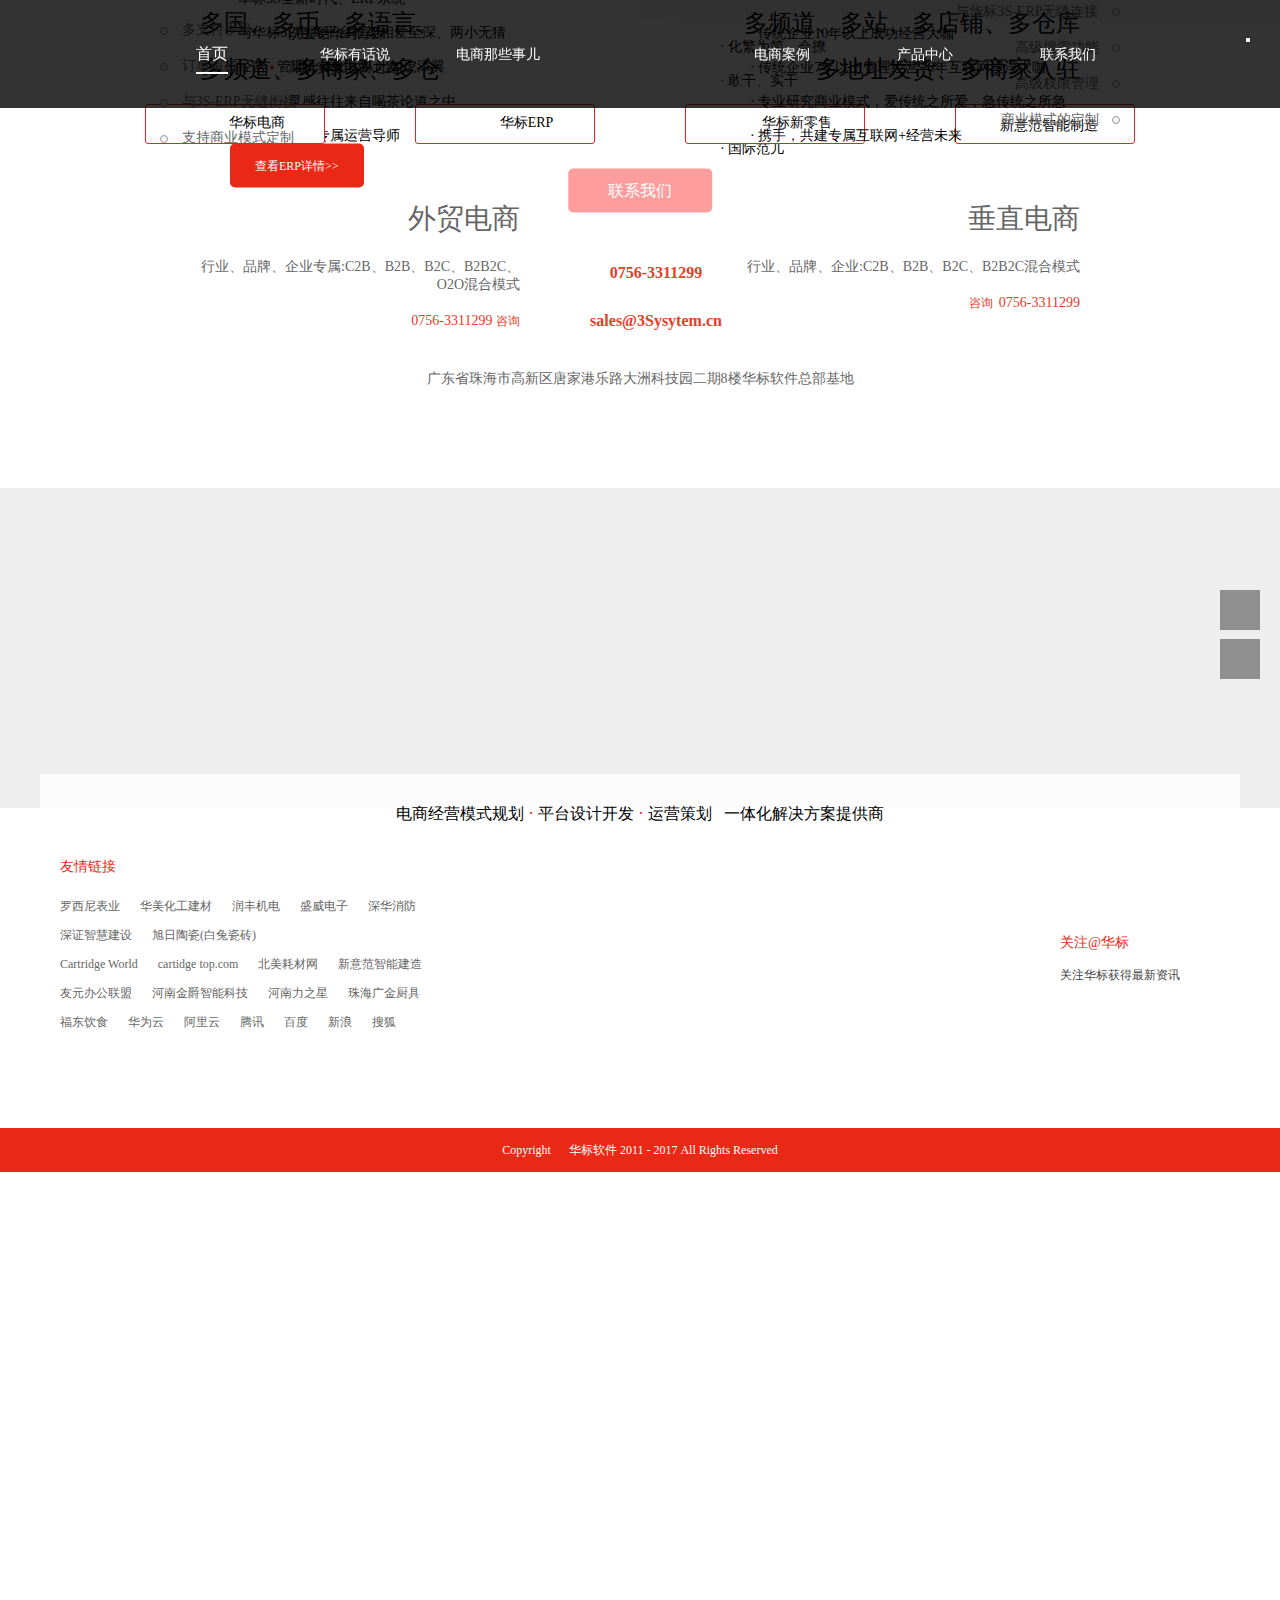
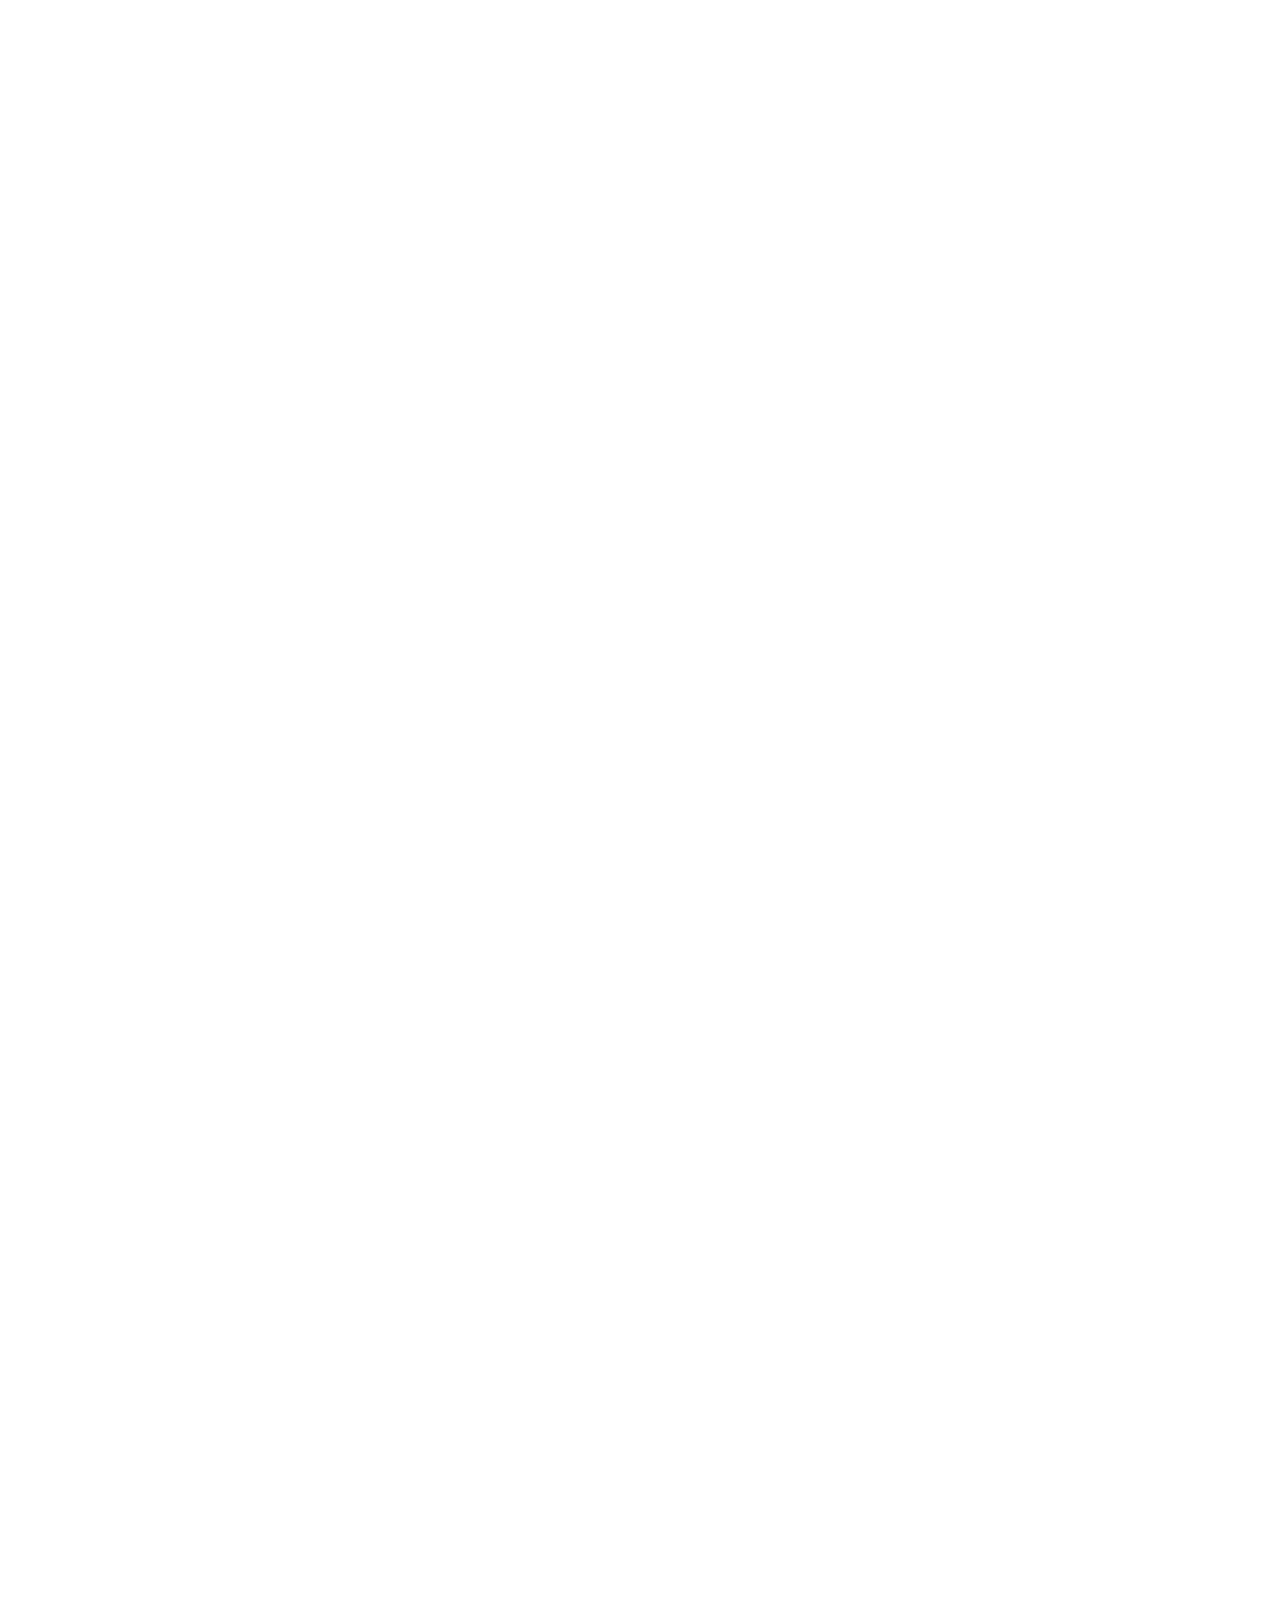
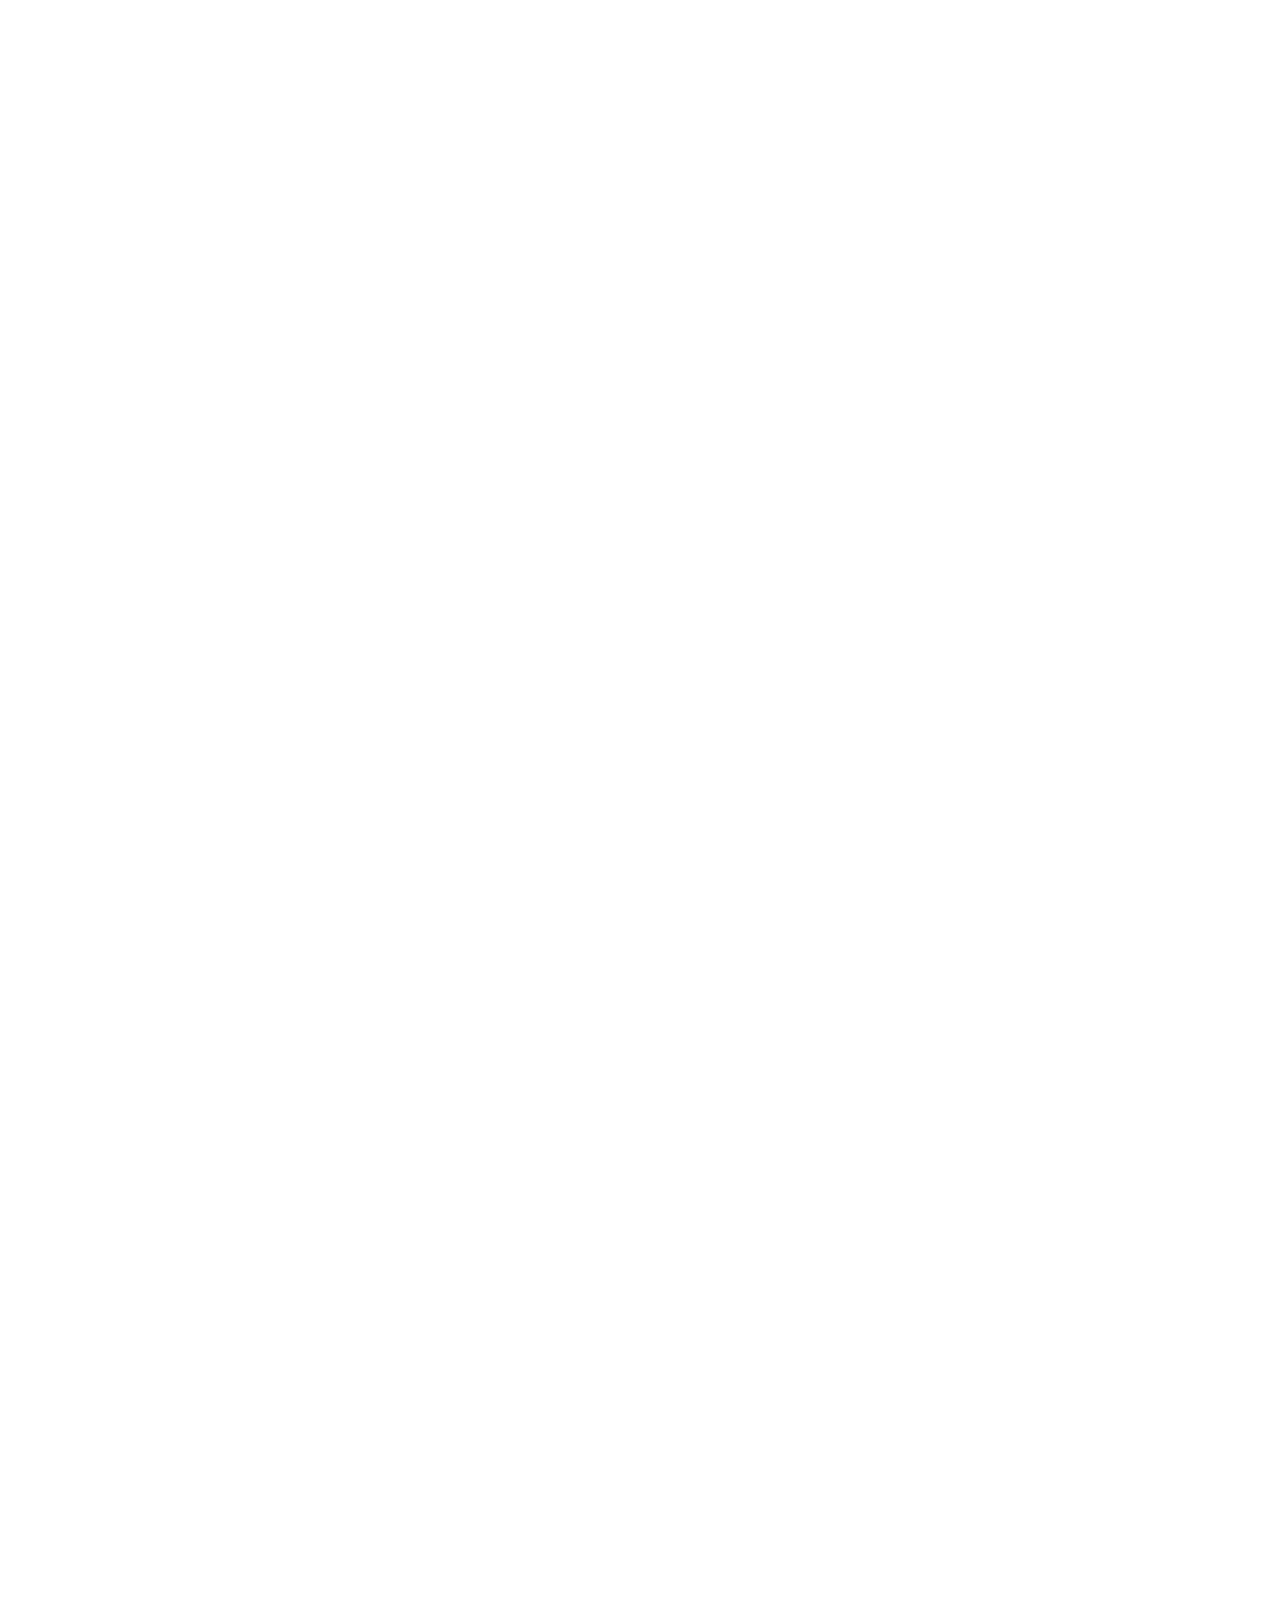
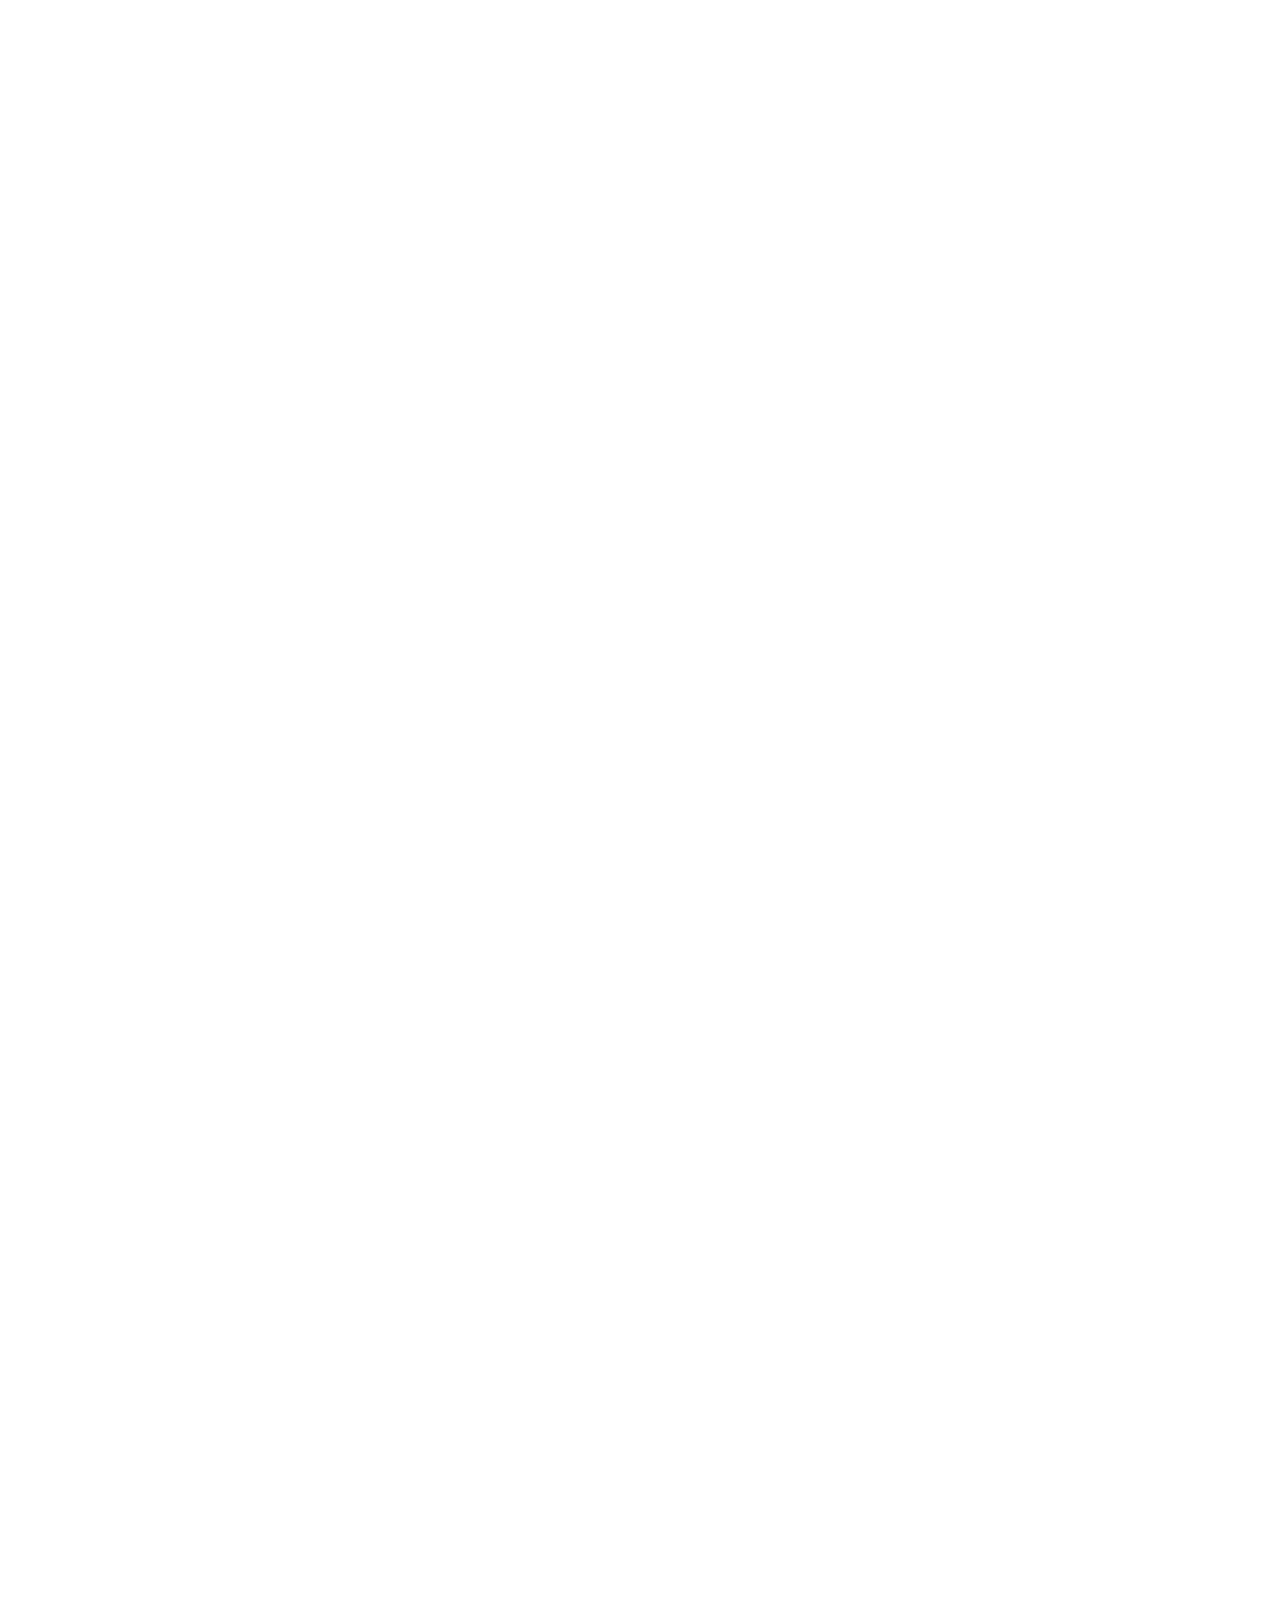
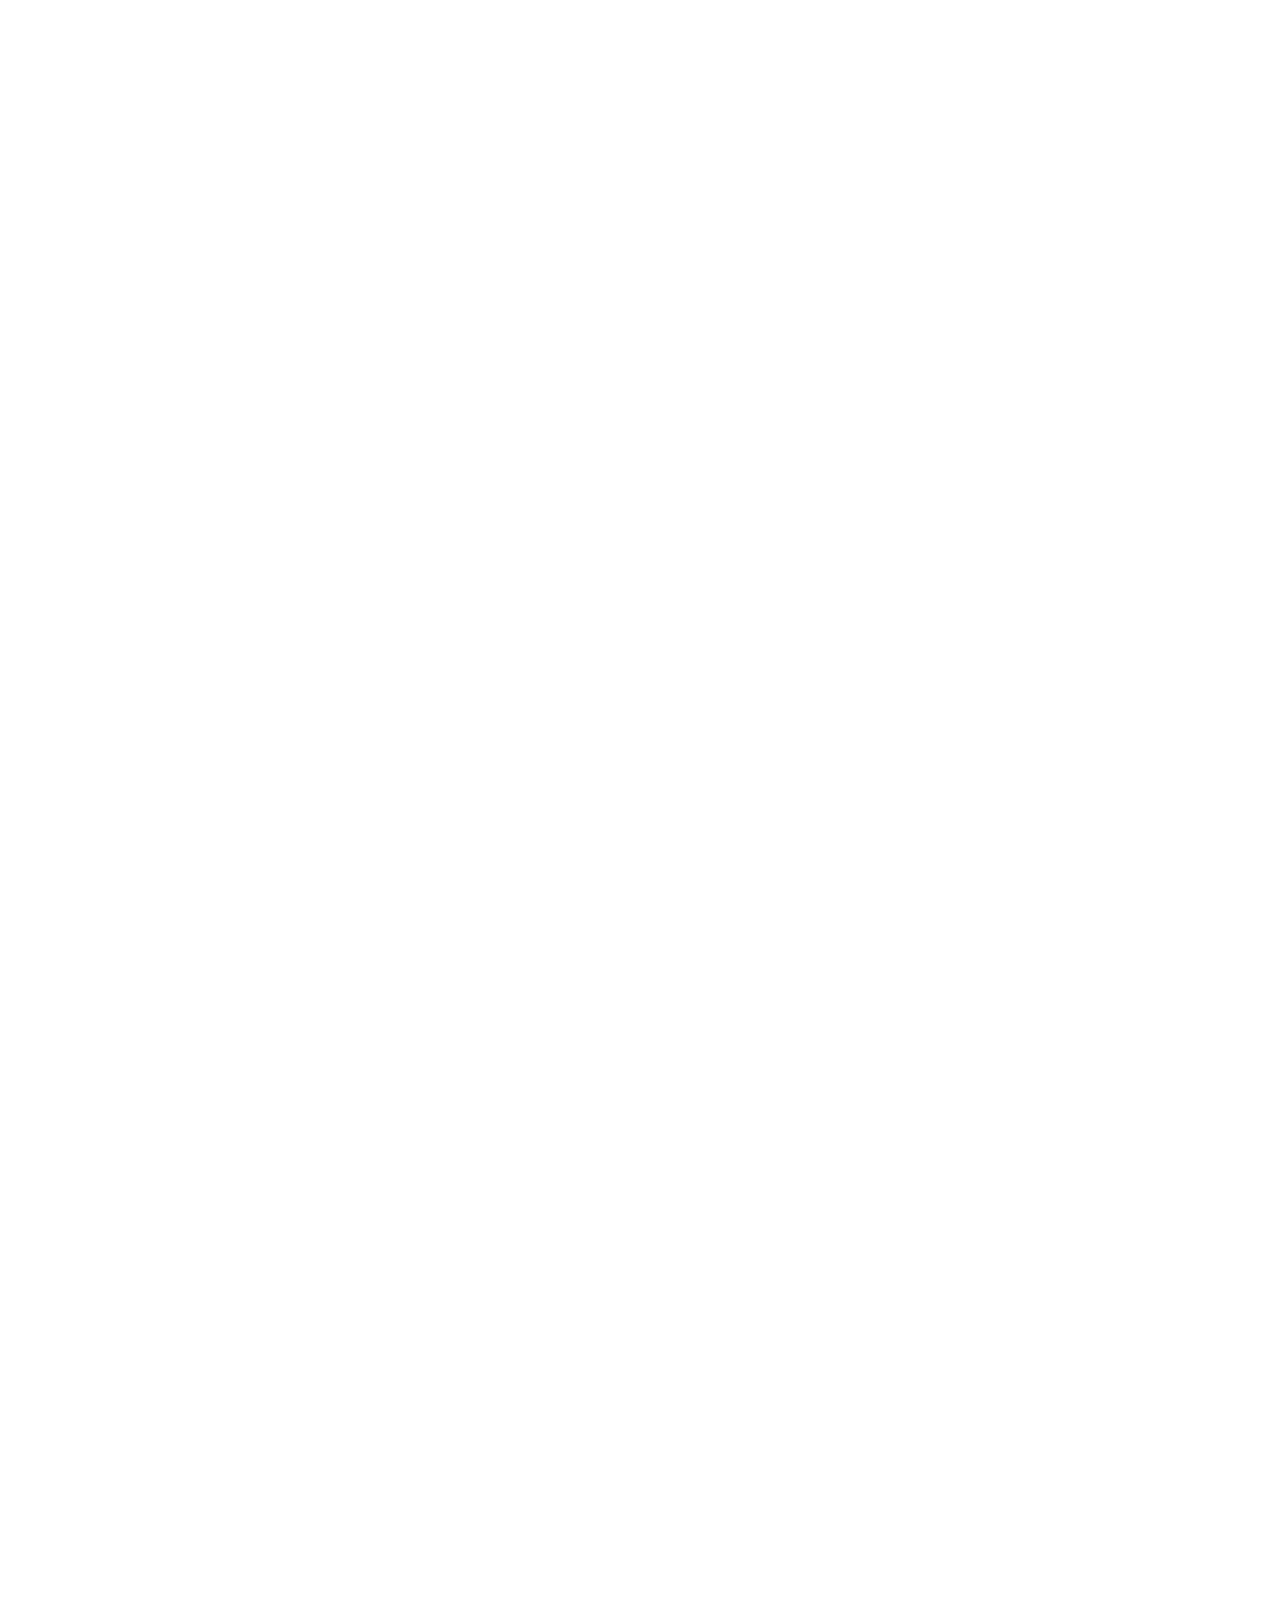
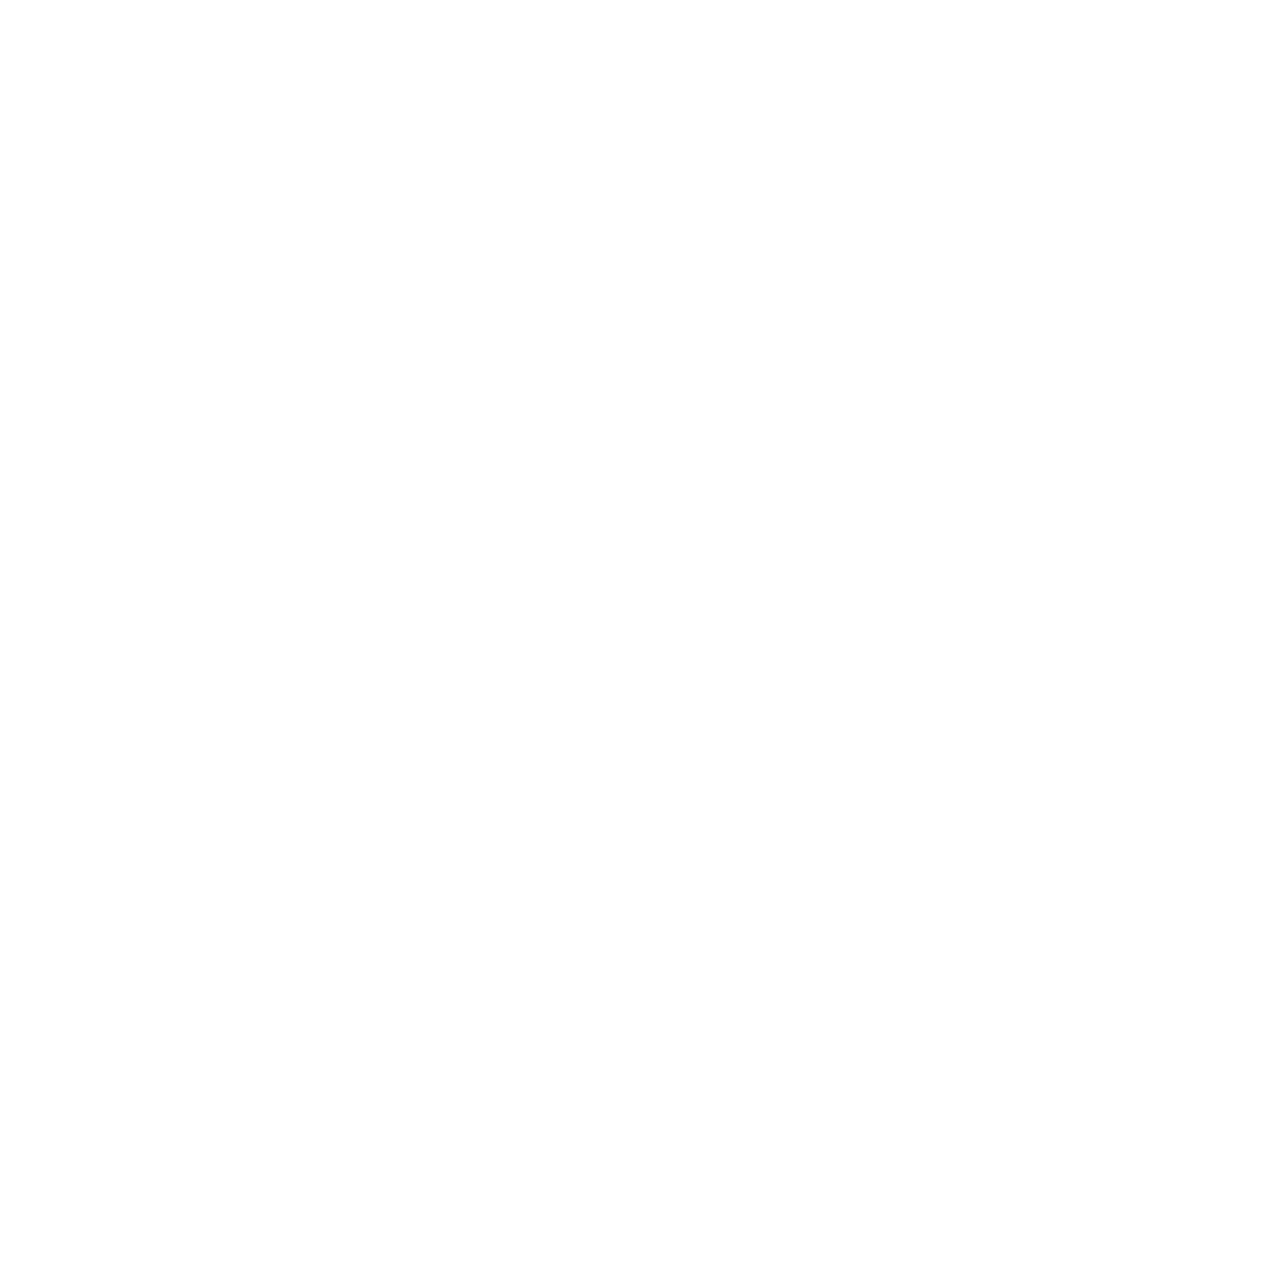
<file: 3e/index.html>
<!DOCTYPE html>
<html lang="zh_CN">
<head>
    <meta charset="UTF-8" />
    <meta name="renderer" content="webkit">
    <meta http-equiv="X-UA-Compatible" content="IE=edge">
    <meta name="viewport" content="width=device-width, user-scalable=no, maximum-scale=1.0, minimum-scale=1.0"/>
    <meta name="screen-orientation" content="portrait">
    <meta name="x5-orientation" content="portrait">
    <meta name="format-detection" content="telephone=no" />
    <title>华标首页</title>
    <link rel="stylesheet" type="text/css" href="css/jquery.fullPage.css" />
    <link rel="stylesheet" type="text/css" href="css/public.css" />
    <link rel="stylesheet" type="text/css" href="css/index.css" />

    <script type="text/javascript" src="js/IE-low.js">//判断IE9以下跳转页面 </script>

    <script type="text/javascript" src="js/jquery-3.1.1.min.js"></script>
    <script type="text/javascript" src="js/scrolloverflow.min.js"></script>
    <script type="text/javascript" src="js/jquery.fullPage.min.js"></script>
    <script type="text/javascript" src="js/hammer.min.js"></script>
    <script type="text/javascript" src="js/public.js"></script>
    <script type="text/javascript" src="js/index.js"></script>
</head>
<body >
    <div class="top-nav-bg clearboth " id="top-nav-bg">
        <div class="top-nav page-center clearboth">
            <ul class="TN-l">
               <li class="current" ><a href="index.html" class="current">首页</a></li>
               <li  ><a href="list.html">华标有话说</a></li>
               <li ><a href="list.html">电商那些事儿</a></li>
           </ul>
           <div class="logo-box">
                <!-- <a href="index.html"></a> -->
           </div>
           <ul class="TN-r">
                <li><a href="index.html#page2" id="top-nav-EBcase">电商案例</a></li>
                <li><a href="index.html#page3" id="top-nav-ProductCenter">产品中心</a></li>
                <li><a href="index.html#page10" id="top-nav-ContactUs">联系我们</a></li>                
           </ul>
           <a href="tel:07563311299"><img src="images/TN-tel-icon.png" alt="" width="20" class="TN-tel"/></a>
           <img src="images/TN-3lines.png" alt="" class="TN-3lines"/>
        </div>
        <img class="top-qr" src="images/qr-code.jpg"  alt="" id="top-qr"/>
        <div class="top-qr-big"></div>
    </div>
    <div class="side-btn-box clearboth">
        <a href="#" class="go-top" id="side-go-top">
            <img src="images/Go-Top.png" alt="" />
        </a>
        <a class="side-QQ" target="_blank" href="http://wpa.qq.com/msgrd?v=3&uin=920726175&site=qq&menu=yes">
            <img src="images/side-QQ.png" alt="" />
        </a>
    </div>
    <div id="fp-box" >     
        <div class="section page1">
            <!-- <div class="m-top-nav-bg">
                
            </div> -->

            <div class="slide" id="banner1" style="background:url('images/banner01.jpg') no-repeat center center; background-size:cover;">
                <div class="banner-title-box">
                    <img src="images/3e2.png" alt="" class="one-N-two" />
                    <img src="images/3e.png" alt="" class="huabiao3e" />
                </div>
                <div class="banner-title-box-m">
                    <img src="images/3e2-m.png" alt="" class="one-N-two" />
                    <img src="images/3e-m.png" alt="" class="huabiao3e" />
                </div>
            </div>
           <div class="p1-bottom-box">
                <p>电商经营模式规划 <span>·</span> 平台设计开发 <span>·</span> 运营策划&nbsp;&nbsp;&nbsp;一体化解决方案提供商</p>
                <div class="m-p">
                    <p>电商经营模式规划 <span>·</span> 平台设计开发 <span>·</span> 运营策划</p>
                    <p>一体化解决方案提供商</p>
                </div>
                <div class="p1-bottom-right"></div>
                <img src="images/tel-icon_03.png" height="23" width="26" alt="" />
                <span class="tel-num">0756-3311299</span>
            </div>
        </div>
        <div class="section page2-5 fp-auto-height">
             <div class="p2-slogan">
                <p>与全球<span>&nbsp;500<i class="superRed">+</i>&nbsp;</span>行业翘楚共享3e电商</p>
            </div>
        </div>
        <div class="section page2">
            <div class="p2-box">
                <div class="p2-slogan">
                    <p>与全球<span>&nbsp;500<i class="superRed">+</i>&nbsp;</span>行业翘楚共享3e电商</p>
                </div>
                <div class="slide-box clearboth">
                    <ul class="clearboth">
                        <!-- 视觉欺骗一开始 -->
                        <li>
                            <div class="p2-liIn" data-url="http://www.huamei518.com">
                                <img src="images/p2-pic1.jpg" alt="" />
                                <div class="p2-text">
                                    <p><b>华美&nbsp;&nbsp;</b>世界化工建材保温棉基地</p>
                                    <h5>B2B2C</h5>
                                </div>
                            </div>
                        </li>
                        <li>
                            <div class="p2-liIn">
                                <img src="images/p2-pic2.jpg" alt="" />
                                <div class="p2-text">                            
                                    <p><b>润丰&nbsp;&nbsp;</b>华北最大五金机电贸易企业</p>
                                    <h5>B2B2C</h5>
                                </div>
                            </div>                           
                        </li>
                        <li>
                            <div class="p2-liIn" data-url="http://www.cartridgetop.com">
                                <img src="images/p2-pic3.jpg" alt="" />
                                <div class="p2-text">                              
                                    <p><b>Cartridgetop&nbsp;&nbsp;</b>全球领先多国耗材贸易平台</p>
                                </div>
                            </div>
                        </li>
                        <li>
                            <div class="p2-liIn" data-url="http://www.xg-vip.com">
                                <img src="images/p2-pic4.jpg" alt="" />
                                <div class="p2-text">                               
                                    <p><b>瞎逛&nbsp;&nbsp;</b>第一家基于企业尾货的贸易平台</p>
                                    
                                </div>
                            </div>        
                        </li>
                        <li>
                            <div class="p2-liIn" data-url="http://www.emartx.cn">
                                <img src="images/p2-pic5.jpg" alt="" />
                                <div class="p2-text"> 
                                    <p><b>亿盟云商&nbsp;&nbsp;</b>多频道海内外只做精品的生活频道</p>
                                </div>
                            </div>    
                        </li>

                        <!-- 视觉欺骗一结束 -->

                        <li>
                            <div class="p2-liIn" data-url="http://www.huamei518.com">
                                <img src="images/p2-pic1.jpg" alt="" />
                                <div class="p2-text">
                                    <p><b>华美&nbsp;&nbsp;</b>世界化工建材保温棉基地</p>
                                    <h5>B2B2C</h5>
                                </div>
                            </div>
                        </li>
                        <li>
                            <div class="p2-liIn">
                                <img src="images/p2-pic2.jpg" alt="" />
                                <div class="p2-text">                            
                                    <p><b>润丰&nbsp;&nbsp;</b>华北最大五金机电贸易企业</p>
                                    <h5>B2B2C</h5>
                                </div>
                            </div>                           
                        </li>
                        <li>
                            <div class="p2-liIn" data-url="http://www.cartridgetop.com">
                                <img src="images/p2-pic3.jpg" alt="" />
                                <div class="p2-text">                              
                                    <p><b>Cartridgetop&nbsp;&nbsp;</b>全球领先多国耗材贸易平台</p>
                                </div>
                            </div>
                        </li>
                        <li>
                            <div class="p2-liIn" data-url="http://www.xg-vip.com">
                                <img src="images/p2-pic4.jpg" alt="" />
                                <div class="p2-text">                               
                                    <p><b>瞎逛&nbsp;&nbsp;</b>第一家基于企业尾货的贸易平台</p>
                                    
                                </div>
                            </div>        
                        </li>
                        <li>
                            <div class="p2-liIn" data-url="http://www.emartx.cn">
                                <img src="images/p2-pic5.jpg" alt="" />
                                <div class="p2-text"> 
                                    <p><b>亿盟云商&nbsp;&nbsp;</b>多频道海内外只做精品的生活频道</p>
                                </div>
                            </div>    
                        </li>

                        <!-- 视觉欺骗二开始 -->
                        <li>
                            <div class="p2-liIn" data-url="http://www.huamei518.com">
                                <img src="images/p2-pic1.jpg" alt="" />
                                <div class="p2-text">
                                    <p><b>华美&nbsp;&nbsp;</b>世界化工建材保温棉基地</p>
                                    <h5>B2B2C</h5>
                                </div>
                            </div>
                        </li>
                        <li>
                            <div class="p2-liIn">
                                <img src="images/p2-pic2.jpg" alt="" />
                                <div class="p2-text">                            
                                    <p><b>润丰&nbsp;&nbsp;</b>华北最大五金机电贸易企业</p>
                                    <h5>B2B2C</h5>
                                </div>
                            </div>                           
                        </li>
                        <li>
                            <div class="p2-liIn" data-url="http://www.cartridgetop.com">
                                <img src="images/p2-pic3.jpg" alt="" />
                                <div class="p2-text">                              
                                    <p><b>Cartridgetop&nbsp;&nbsp;</b>全球领先多国耗材贸易平台</p>
                                </div>
                            </div>
                        </li>
                        <li>
                            <div class="p2-liIn" data-url="http://www.xg-vip.com">
                                <img src="images/p2-pic4.jpg" alt="" />
                                <div class="p2-text">                               
                                    <p><b>瞎逛&nbsp;&nbsp;</b>第一家基于企业尾货的贸易平台</p>
                                    
                                </div>
                            </div>        
                        </li>
                        <li>
                            <div class="p2-liIn" data-url="http://www.emartx.cn">
                                <img src="images/p2-pic5.jpg" alt="" />
                                <div class="p2-text"> 
                                    <p><b>亿盟云商&nbsp;&nbsp;</b>多频道海内外只做精品的生活频道</p>
                                </div>
                            </div>    
                        </li>
                        <!-- 视觉欺骗二结束 -->
                    </ul>
                    <div class="white-block"></div>
                    <div class="white-block" style="left:initial; right:0; width:60px;"></div>
                </div>
                <div class="m-slide-box clearboth">
                    <ul class="clearboth" id="p2-ps">
                        <!-- 视觉欺骗一开始 -->
                       <li>
                            <div class="p2-liIn" data-url="http://www.huamei518.com">
                                <img src="images/p2-pic1.jpg" alt="" />
                                <div class="p2-text">
                                    <p><b>华美&nbsp;&nbsp;</b>世界化工建材保温棉基地</p>
                                    <h5>B2B2C</h5>
                                </div>
                            </div>
                        </li>
                        <li>
                            <div class="p2-liIn">
                                <img src="images/p2-pic2.jpg" alt="" />
                                <div class="p2-text">                            
                                    <p><b>润丰&nbsp;&nbsp;</b>华北最大五金机电贸易企业</p>
                                    <h5>B2B2C</h5>
                                </div>
                            </div>                           
                        </li>
                        <li>
                            <div class="p2-liIn" data-url="http://www.cartridgetop.com">
                                <img src="images/p2-pic3.jpg" alt="" />
                                <div class="p2-text">                              
                                    <p><b>Cartridgetop&nbsp;&nbsp;</b>全球领先多国耗材贸易平台</p>
                                </div>
                            </div>
                        </li>
                        <li>
                            <div class="p2-liIn" data-url="http://www.xg-vip.com">
                                <img src="images/p2-pic4.jpg" alt="" />
                                <div class="p2-text">                               
                                    <p><b>瞎逛&nbsp;&nbsp;</b>第一家基于企业尾货的贸易平台</p>
                                    
                                </div>
                            </div>        
                        </li>
                        <li>
                            <div class="p2-liIn" data-url="http://www.emartx.cn">
                                <img src="images/p2-pic5.jpg" alt="" />
                                <div class="p2-text"> 
                                    <p><b>亿盟云商&nbsp;&nbsp;</b>多频道海内外只做精品的生活频道</p>
                                </div>
                            </div>    
                        </li>
                        <!-- 视觉欺骗一结束 -->
                        <li>
                            <div class="p2-liIn" data-url="http://www.huamei518.com">
                                <img src="images/p2-pic1.jpg" alt="" />
                                <div class="p2-text">
                                    <p><b>华美&nbsp;&nbsp;</b>世界化工建材保温棉基地</p>
                                    <h5>B2B2C</h5>
                                </div>
                            </div>
                        </li>
                        <li>
                            <div class="p2-liIn">
                                <img src="images/p2-pic2.jpg" alt="" />
                                <div class="p2-text">                            
                                    <p><b>润丰&nbsp;&nbsp;</b>华北最大五金机电贸易企业</p>
                                    <h5>B2B2C</h5>
                                </div>
                            </div>                           
                        </li>
                        <li>
                            <div class="p2-liIn" data-url="http://www.cartridgetop.com">
                                <img src="images/p2-pic3.jpg" alt="" />
                                <div class="p2-text">                              
                                    <p><b>Cartridgetop&nbsp;&nbsp;</b>全球领先多国耗材贸易平台</p>
                                </div>
                            </div>
                        </li>
                        <li>
                            <div class="p2-liIn" data-url="http://www.xg-vip.com">
                                <img src="images/p2-pic4.jpg" alt="" />
                                <div class="p2-text">                               
                                    <p><b>瞎逛&nbsp;&nbsp;</b>第一家基于企业尾货的贸易平台</p>
                                    
                                </div>
                            </div>        
                        </li>
                        <li>
                            <div class="p2-liIn" data-url="http://www.emartx.cn">
                                <img src="images/p2-pic5.jpg" alt="" />
                                <div class="p2-text"> 
                                    <p><b>亿盟云商&nbsp;&nbsp;</b>多频道海内外只做精品的生活频道</p>
                                </div>
                            </div>    
                        </li>
                        <!-- 视觉欺骗二开始 -->
                        <li >
                            <div class="p2-liIn" data-url="http://www.huamei518.com">
                                <img src="images/p2-pic1.jpg" alt="" />
                                <div class="p2-text">
                                    <p><b>华美&nbsp;&nbsp;</b>世界化工建材保温棉基地</p>
                                    <h5>B2B2C</h5>
                                </div>
                            </div>
                        </li>
                        <!-- 视觉欺骗二结束 -->
                    </ul>
                </div><!-- m-slide-box -->
                <ol class="clearboth">
                    <li></li>
                    <li></li>
                    <li></li>
                    <li></li>
                    <li></li>
                </ol>
            </div>
        </div>
        <div class="section page3">
            <div class="p3-list">
                <ul>
                    <li class="current">
                        多频道、多店、多商家<br />&nbsp;&nbsp;&nbsp;&nbsp;多仓、多发点货&nbsp;&nbsp;O2O
                    </li>
                    <li>
                        多重明暗价格体系
                    </li>
                    <li>
                        自定义促销规则:团购众筹
                    </li>
                    <li>    
                        多物流
                    </li>
                    <li>
                        多支付手段
                    </li>
                    <li>
                        订单审核
                    </li>
                    <li>
                        与3S-ERP无缝衔接
                    </li>
                    <li>
                        支持商业模式定制
                    </li>
                </ul>
                <div class="p3-line"></div>
            </div>
            
            <div class="p3-divide">
                <div class="p3-title">
                    <dl>
                        <dt>垂直电商</dt>
                        <dd>行业、品牌、企业:C2B、B2B、B2C、B2B2C混合模式</dd>
                    </dl>
                    <h4><i>咨询</i> <a href="tel:07563311299" style="color:#e73928;">0756-3311299 </a></h4>
                </div>
                <ol class="clearboth">
                    <li class="p3-content show">
                        <h3>
                            多频道、多站、多店铺、多仓库
                        </h3>
                        <h3>
                            多地址发货、多商家入驻
                        </h3>
                        <div class="p3-icons"><img src="images/p3-icons_03.gif" alt="" /></div>
                    </li>
                    <li class="p3-content">
                        <h3>
                            传统的统一定价、促销、特价、团购、众筹
                        </h3>
                        <h3>
                            多层价格体系、具体客户或会员协议价格
                        </h3>
                        <div class="p3-icons"><img src="images/p3-icons_1.png" alt="" /></div>
                    </li>
                    <li class="p3-content">
                        <h3>
                            自定义促销规则
                        </h3>
                        <h3>
                            
                        </h3>
                        <div class="p3-icons"><img src="images/p3-icons_2.png" alt="" /></div>
                    </li>
                    <li class="p3-content">
                        <h3>
                            多物流对接
                        </h3>
                        <h3>
                            
                        </h3>
                        <div class="p3-icons"><img src="images/p3-icons_3.png" alt="" /></div>
                    </li>
                    <li class="p3-content">
                        <h3>
                            支付宝、微信、财付通、信用卡等
                        </h3>
                        <h3>
                            线下付款、现金结算、银行转账、账额账期管理
                        </h3>
                        <div class="p3-icons"><img src="images/p3-icons_4.png" alt="" /></div>
                    </li>
                    <li class="p3-content">
                        <h3>
                            支持订单审核的功能
                        </h3>
                        <h3>
                            
                        </h3>
                        <div class="p3-icons"><img src="images/p3-icons_5.png" alt="" /></div>
                    </li>
                    <li class="p3-content">
                        <h3>
                            与华标3S-ERP系统无缝集成
                        </h3>
                        <h3>
                            实现基础资料、订单、库存的自动同步
                        </h3>
                        <div class="p3-icons"><img src="images/p3-icons_6.png" alt="" /></div>
                    </li>
                    <li class="p3-content">
                        <h3>
                            支持商业模式的定制化
                        </h3>
                        <h3>
                        </h3>
                        <div class="p3-icons"><img src="images/p3-icons_7.png" alt="" /></div>
                    </li>
                </ol>
                <ul class="p3-nav clearboth">
                    <li></li>
                    <li></li>
                    <li></li>
                    <li></li>
                    <li></li>
                    <li></li>
                    <li></li>
                    <li></li>
                </ul>
            </div><!-- p3-divide -->
        </div>
        <div class="section page4">
            <div class="p3-list  p4-list">
                <ul>
                    <li class="current">
                        多国、多币、多语言&nbsp;&nbsp;&nbsp;<br />多频道、多商家、多仓
                    </li>
                    <li>
                        国际主流物流对接
                    </li>
                    <li>
                        国际主流支付对接
                    </li>
                    <li>
                        与华标3S-ERP无缝连接
                    </li>
                    <li>
                        高级搜索功能
                    </li>
                    <li>
                        高级权限管理
                    </li>
                    <li>
                        商业模式的定制
                    </li>
                </ul>
                <div class="p3-line p4-line"></div>
            </div>
            <div class="p3-divide p4-divide">
                <div class="p3-title p4-title">
                    <dl>
                        <dt>外贸电商</dt>
                        <dd>行业、品牌、企业专属:C2B、B2B、B2C、B2B2C、O2O混合模式</dd>
                    </dl>
                    <h4><a href="tel:07563311299" style="color:#e73928;">0756-3311299 </a><i>咨询</i></h4>
                </div>
                <ol class="clearboth">
                    <li class="p3-content p4-content show">
                        <h3>
                            多国、多币、多语言、
                        </h3>
                        <h3>
                            多频道、多商家、多仓
                        </h3>
                        <div class="p3-icons"><img src="images/p4-icons-01.png"  alt="" /></div>
                    </li>
                    <li class="p3-content p4-content">
                        <h3>
                            国际主流物流对接
                        </h3>
                        <h3>
                            UPS、Fedex、DHL等
                        </h3>
                        <div class="p3-icons"><img src="images/p4-icons-02.png"  alt="" /></div>
                    </li>
                    <li class="p3-content p4-content">
                        <h3>
                            PayPal、Alipay、Bank Transfer
                        </h3>
                        <h3>
                            等国际主流支付方式
                        </h3>
                        <div class="p3-icons"><img src="images/p4-icons-03.png"  alt="" /></div>
                    </li>
                    <li class="p3-content p4-content">
                        <h3>
                            与华标3S-ERP无缝连接
                        </h3>
                        <h3>
                        </h3>
                        <div class="p3-icons"><img src="images/p4-icons-04.png"  alt="" /></div>
                    </li>
                    <li class="p3-content p4-content">
                        <h3>
                            让客户快速找到合适自己的产品
                        </h3>
                        <h3>
                        </h3>
                        <div class="p3-icons"><img src="images/p4-icons-05.png"  alt="" /></div>
                    </li>
                    <li class="p3-content p4-content">
                        <h3>
                            不同站点的订单管理权限
                        </h3>
                        <h3>
                            不同部门的订单管理权限
                        </h3>
                        <h3>
                            不同业务员的订单管理权限
                        </h3>
                        <div class="p3-icons"><img src="images/p4-icons-06.png"  alt="" /></div>
                    </li>
                    <li class="p3-content p4-content">
                        <h3>
                            针对不同的行业特色，商业模式
                        </h3>
                        <h3>
                            我们提供B2B、B2B2C、C2C、M2C、O2O平台
                        </h3>
                        <h3>
                            也可以是这些平台的混合模式
                        </h3>
                        <div class="p3-icons"><img src="images/p4-icons-07.png"  alt="" /></div>
                    </li>
                </ol>
                <ul class="p3-nav p4-nav clearboth">
                    <li></li>
                    <li></li>
                    <li></li>
                    <li></li>
                    <li></li>
                    <li></li>
                    <li></li>
                </ul>
            </div>
        </div>
        <div class="section page5">
            <div class="p5-l clearboth">
                <img src="images/MaYun_03.gif" height="390" width="320" alt="" class="maYun" />
                <div class="quotations">
                    <p>JACK MA : <b>"我们涉及各行各业，所以只做2公分深，但包罗万象"</b></p>
                    <p>DAVID : <b>"传统的水很深，狠扎进去，做透，真有特色+接地气，才是垂直的未来，垂直电商要耐得住寂寞，方厚积薄发"</b></p>
                </div>                        
            </div>
            <div class="p5-r clearboth">
                <div class="propaganda-box">
                    <h3>&nbsp;构建专属商业模式&nbsp;<i>一群互联网<span class="superRed">+</span>大牛</i></h3>
                    <h2>Build exclusive mode</h2>
                    <ul>
                        <li>· 传统企业10年以上成功经营大咖</li>
                        <li>· 传统企业7年以上管理经营+6年互联网浸淫大咖</li>
                        <li>· 专业研究商业模式，爱传统之所爱，急传统之所急</li>
                        <li>· 携手，共建专属互联网+经营未来</li>
                    </ul>
                </div>
                <img class="p5-bg1" src="images/p5-bg1.gif" alt="" />
            </div>
        </div>
        <div class="section page6">
            <div class="p5-r p6-r">
                <div class="steve-box">
                    <img class="steveJobs" src="images/p6-bg1.png"  alt="" />
                    <p>“<b>从一个参与者到创造者，不做跟随者</b>”</p>
                </div>
            </div>
            <div class="p5-l p6-l">
                <div class="propaganda-box">
                    <h3>&nbsp;策划专属运营方案&nbsp;<i>深度领悟、思维活跃的运营策划大牛</i></h3>
                    <h2>Operation scheme</h2>
                    <ul>
                        <li>· 洗去铅华与浮躁</li>
                        <li>· 深耕实体电商之路</li>
                        <li>· 灵感往往来自喝茶论道之中</li>
                        <li>· 您的专属运营导师</li>
                    </ul>
                </div>
            </div>
        </div>
        <div class="section page7">
            <div class="p5-l p7-l clearboth">
                <img class="p7-character" src="images/p7-character.jpg" alt="" />
                <p>"我懂你，方三生三世十里桃花"</p>          
            </div>
            <div class="p5-r p7-r clearboth">
                <div class="propaganda-box">
                    <h3>&nbsp;会玩儿能干的设计狮、程序猿&nbsp;<br /><i>&nbsp;&nbsp;&nbsp;&nbsp;&nbsp;&nbsp;&nbsp;接地气的简约、国际范、有文化不可怕的设计与开发猿们</i><em>接地气的简约、国际范</em>
                    <em>有文化不可怕的设计与开发猿们</em></h3>
                    <h2>Designer Programmer</h2>
                    <ul>
                        <li>· 化繁为简、会撩</li>
                        <li>· 敢干、实干</li>
                        <li>· 撸的一手好代码</li>
                        <li>· 国际范儿</li>
                    </ul>
                </div>
            </div>
        </div>
        <div class="section page8 clearboth">
            <div class="p5-r p8-r">
                <a href="images/p8-flowChart.jpg" target="_blank"><img src="images/p8-flowChart.jpg" alt="" class="p8-flowChart" /></a>
            </div>
            <div class="p5-l p8-l">
                <div class="propaganda-box">
                    <h3>&nbsp;没有好的ERP作支撑，莫谈一个好电商</h3>
                    <h4>没有好的ERP作支撑<br />&nbsp;&nbsp;&nbsp;&nbsp;&nbsp;&nbsp;&nbsp;&nbsp;莫谈一个好电商</h4>
                    <h2>ERP Support</h2>
                    <ul>
                        <li>· 华标3S全新时代、ERP系统</li>
                        <li>· 与华标3E电商平台框架相爱至深、两小无猜</li>
                        <li>· 经营&nbsp;<b></b>&nbsp;管理一体化，从此如虎添翼</li>
                    </ul>
                    <a href="javascript:void(null)" id="p8-ERPdetails">查看ERP详情>></a>
                </div>
            </div>
        </div>
        <div class="section fp-auto-height page8-5">
            <div class="p5-r p8-r">
                <a href="images/p8-flowChart.jpg" target="_blank"><img src="images/p8-flowChart-m.jpg" alt="" class="p8-flowChart" /></a>
            </div>
        </div>
        <div class="section page9">
            <div class="p9-box">
                <div style="width:100%; height:100%; background:url('images/computer-programmer.jpg') no-repeat center center; background-size:cover; opacity:0.8;"></div>
                <div class="p9-text">
                    <h2>技术</h2>
                    <ul>
                        <li>PHP+MySQL</li>
                        <li>HTML5</li>
                        <li>微信商城</li>
                        <li>原生态APP( 安卓+IOS )</li>
                        <a class="p9-join" href="#page10">联系我们</a>
                    </ul>
                </div>
            </div>
        </div>
        <div class="section fp-auto-height page10" >
            <div class="contact-box">
                <ul class="clearboth" id="contact-4btn">
                    <li>
                        <div class="p10-s-btn"><a href="index.html"><img src="images/p10-pic1.png" alt="" />&nbsp;&nbsp;华标电商</a></div>
                    </li>
                    <li>
                        <div class="p10-s-btn"><a href="#" onclick="alert('正在维护')"><img src="images/p10-pic2.png" alt="" />&nbsp;&nbsp;华标ERP</a></div>
                    </li>
                    <li>
                        <div class="p10-s-btn"><a href="#" onclick="alert('正在维护')"><img src="images/p10-pic3.png" alt="" />&nbsp;&nbsp;华标新零售</a></div>
                    </li>
                    <li>
                        <div class="p10-s-btn"><a href="http://thingyfy.com" ><img src="images/p10-pic4.png" alt="" />&nbsp;&nbsp;新意范智能制造</a></div>
                    </li>
                </ul>
                <h4><img src="images/contact-tel.gif" alt="" />&nbsp;0756-3311299</h4>
                <h4><img src="images/contact-email.gif" alt="" />&nbsp;sales@3Sysytem.cn</h4>
                <div class="locate-mark"><img src="images/locate-mark.png" alt="" /></div>
                <p>广东省珠海市高新区唐家港乐路大洲科技园二期8楼华标软件总部基地</p>
                 <ul class="clearboth" id="contact-4btn2">
                    <li>
                        <div class="p10-s-btn"><img src="images/p10-pic1.png" alt="" /><a href="index.html">&nbsp;&nbsp;华标电商</a></div>
                    </li>
                    <li>
                        <div class="p10-s-btn"><img src="images/p10-pic2.png" alt="" /><a href="javascript:void(null)" onclick="alert('正在维护')">&nbsp;&nbsp;华标ERP</a></div>
                    </li>
                    <li>
                        <div class="p10-s-btn"><img src="images/p10-pic3.png" alt="" /><a href="javascript:void(null)" onclick="alert('正在维护')">&nbsp;&nbsp;华标新零售</a></div>
                    </li>
                    <li>
                        <div class="p10-s-btn"><img src="images/p10-pic4.png" alt="" /><a href="http://thingyfy.com">&nbsp;&nbsp;新意范智能制造</a></div>
                    </li>
                </ul>
                <div class="p10-qr" id="p10-qr"><img src="images/footer-qrcode.jpg" alt="" /></div>
            </div>

            
        </div>
        <div class="section fp-auto-height page11">
            <div class="map-box clearboth" id="map-box">
                <div id="map"></div>
                <div id="mapstop"></div>
                <!-- <style type="text/css">
                    .page10 .fp-scroller{transform:translateY(-400px) !important;}
                </style> -->
            </div>


            <div class="footer">
                <div class="footer-l-box">
                    <div class="footer-left clearboth">
                        <h4>友情链接</h4>
                        <ul>
                            <li><a href="http://www.rossini.com.cn/">罗西尼表业</a></li>
                            <li><a href="http://www.hbhuamei.com/">华美化工建材</a></li>
                            <li><a href="http://runfeng66.jdol.com.cn/">润丰机电</a></li>
                            <li><a href="http://szswxf.dzsc.com/">盛威电子</a></li>
                            <li><a href="http://www.gdsh119.com/">深华消防</a></li>
                            <li><a href="http://www.zhihuijianshe.com/col.jsp?id=104">深证智慧建设</a></li>
                            <li><a href="http://www.baitu.cc/">旭日陶瓷(白兔瓷砖)</a></li>
                            <li><a href="http://www.cartridgeworldmiddleton.com/">Cartridge World</a></li>
                            <li><a href="http://www.cartridgetop.com/">cartidge top.com</a></li>
                            <li><a href="#">北美耗材网</a></li>
                            <li><a href="#">新意范智能建造</a></li>
                            <li><a href="http://q6080933.cn.tonbao.com/">友元办公联盟</a></li>
                            <li><a href="http://www.jinjuewatch.com/">河南金爵智能科技</a></li>
                            <li><a href="http://www.hnlzx.cn/">河南力之星</a></li>
                            <li><a href="http://10005070256.ce.c-c.com/">珠海广金厨具</a></li>
                            <li><a href="http://16403146.1024sj.com/">福东饮食</a></li>
                            <li><a href="www.hicloud.com/">华为云</a></li>
                            <li><a href="https://www.aliyun.com/">阿里云</a></li>
                            <li><a href="https://www.tencent.com/zh-cn/index.html ">腾讯</a></li>
                            <li><a href="https://www.baidu.com/">百度</a></li>
                            <li><a href="http://www.sina.com.cn/">新浪</a></li>
                            <li><a href="http://www.sohu.com/">搜狐</a></li>
                        </ul>
                    </div>
                </div>
                
                <img class="footer-logo" src="images/p10-footer-logo.jpg" alt="" />
                <div class="footer-r-box">
                    <h4>关注@华标</h4>
                    <p>关注华标获得最新资讯</p>
                    <img src="images/footer-qrcode.jpg" alt="" />
                </div>
            </div>

            <div class="copyright">
                <p>Copyright <img src="images/copyright.png" alt="" /> 华标软件 2011 - 2017 All Rights Reserved</p>
            </div>
        </div>
    </div>
    <!-- 引入百度地图 -->
   <script type="text/javascript" src="js/baidumap.js"></script>
</body>
</html>
</file>
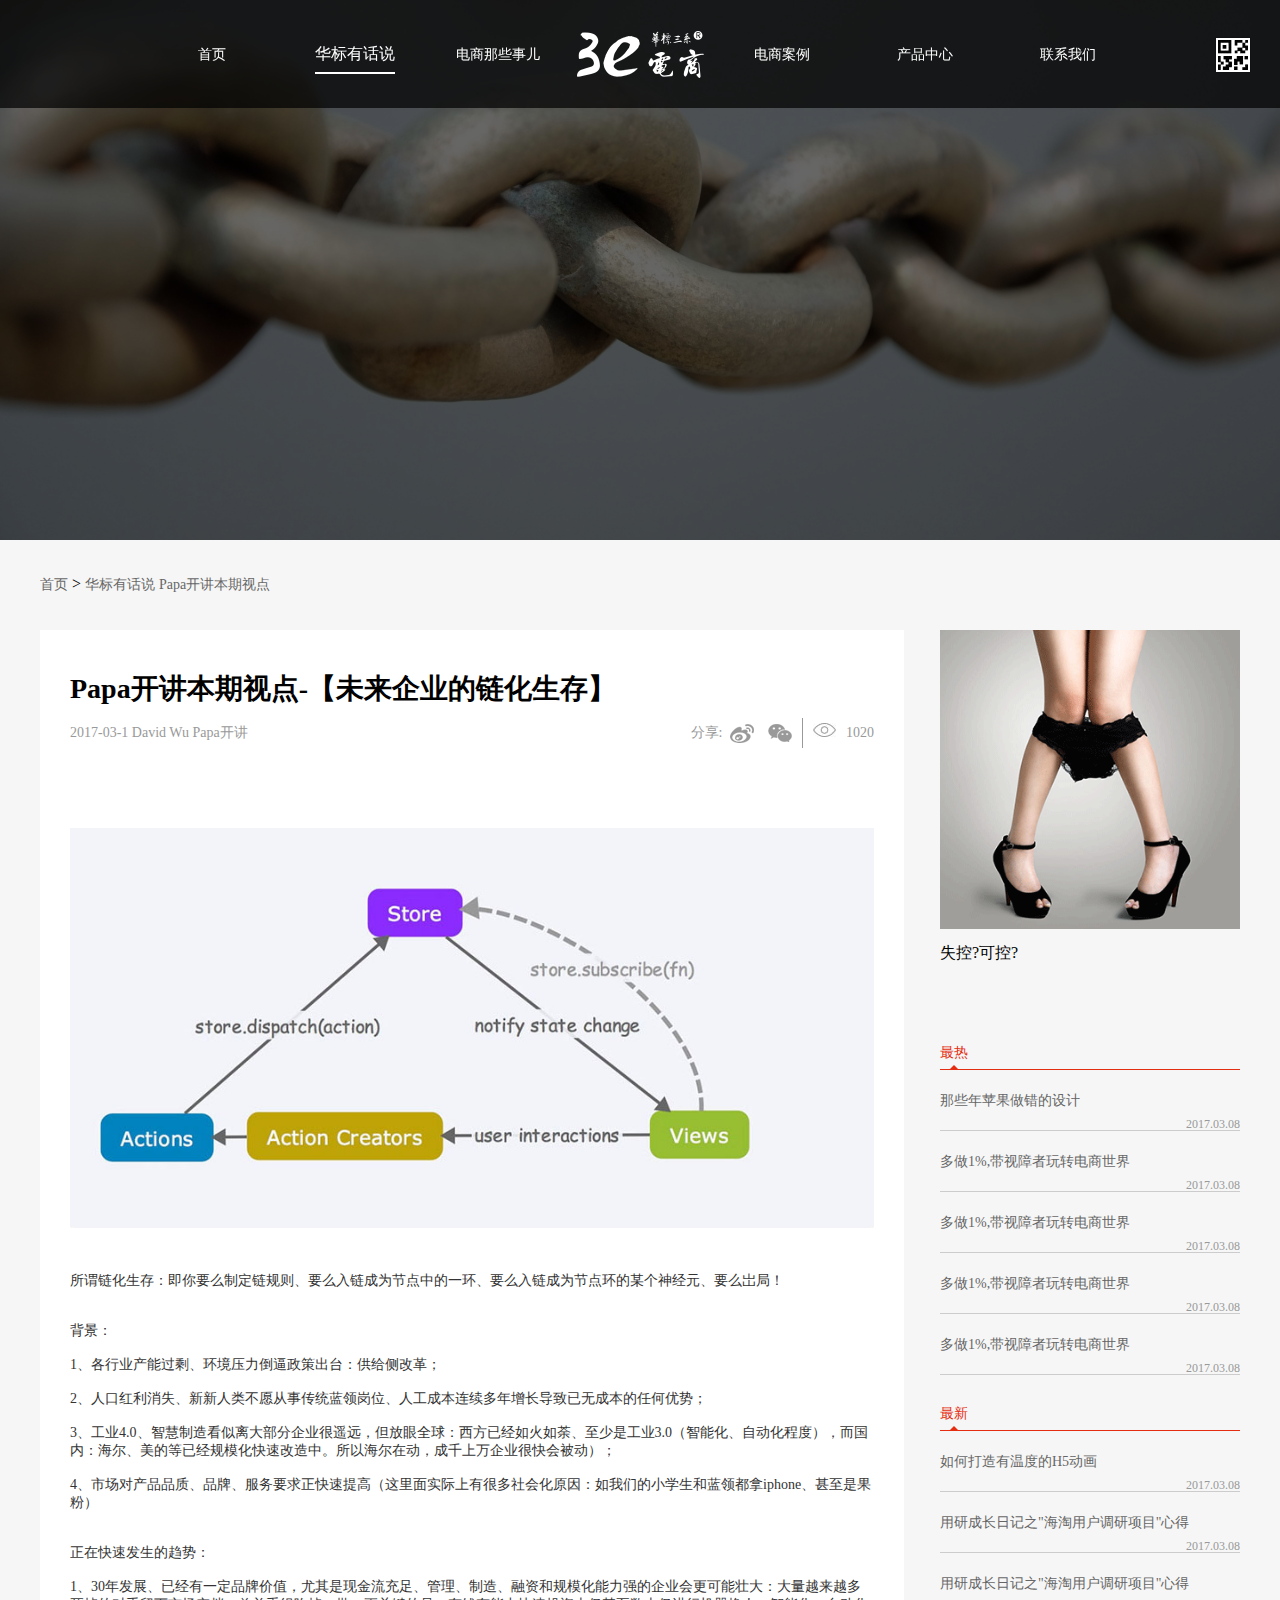
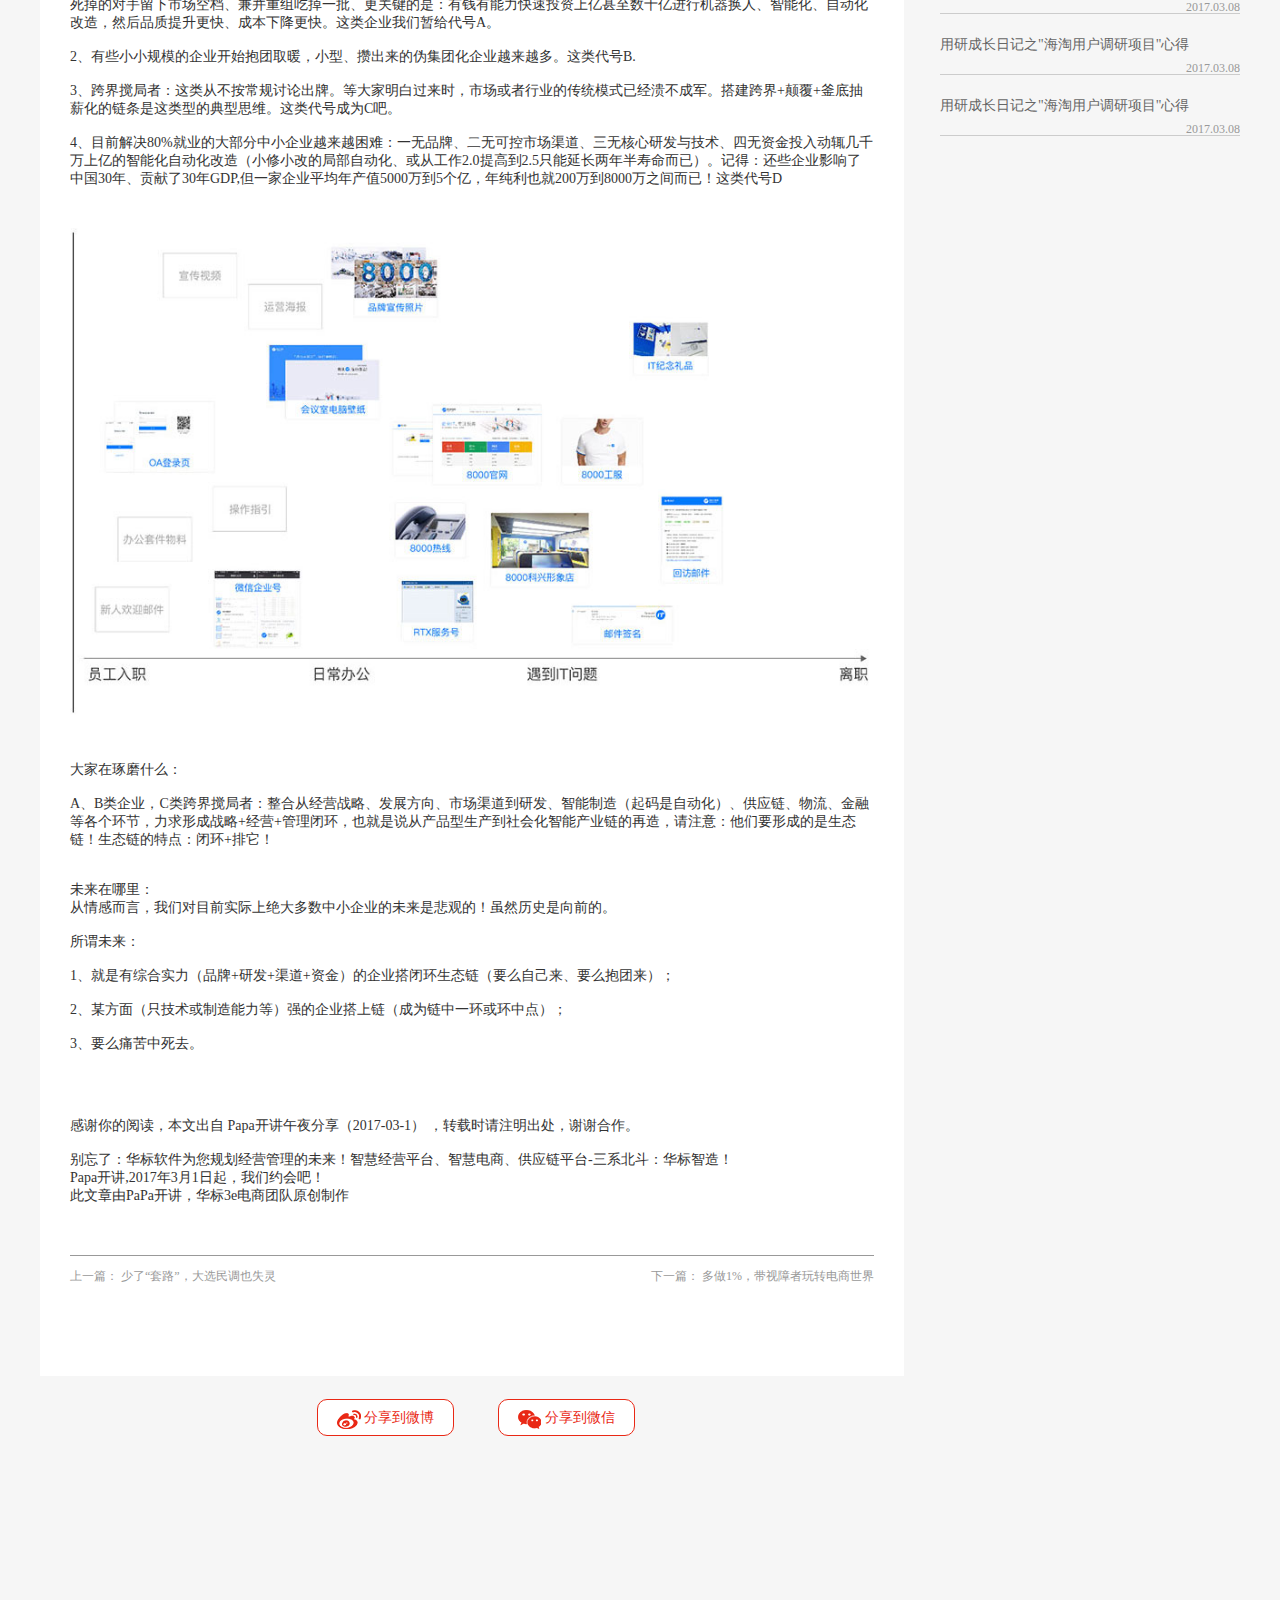
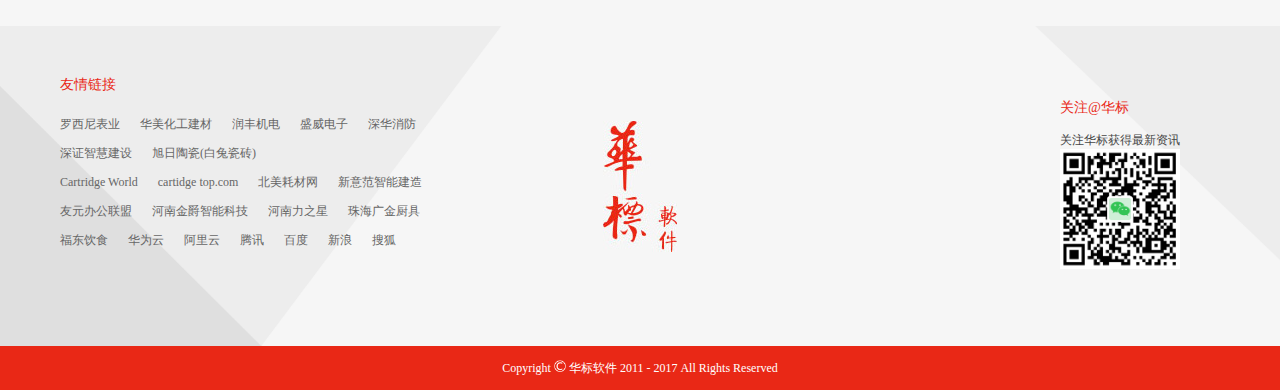
<file: 3e/article.html>
<!DOCTYPE html>
<html lang="zh_CN">
<head>
    <meta charset="UTF-8" />
    <meta name="renderer" content="webkit">
    <meta http-equiv="X-UA-Compatible" content="IE=edge">
    <meta name="viewport" content="width=device-width, user-scalable=no, maximum-scale=1.0, minimum-scale=1.0"/>
    <title>文章详情</title>
    <link rel="stylesheet" type="text/css" href="css/public.css" />
    <link rel="stylesheet" type="text/css" href="css/article.css" />
    <script type="text/javascript" src="js/jquery-3.1.1.min.js"></script>
    <script type="text/javascript" src="js/public.js"></script>
    <script type="text/javascript" src="js/article.js"></script>
</head>
<body >
    <!-- top Start -->
    <div class="top-nav-bg clearboth " id="top-nav-bg">
        <div class="top-nav page-center clearboth">
            <ul class="TN-l">
               <li ><a href="index.html" class="current">首页</a></li>
               <li  class="current" ><a href="list.html">华标有话说</a></li>
               <li><a href="list.html">电商那些事儿</a></li>
           </ul>
           <div class="logo-box">
                <a href="index.html" style="display:block;width: 100%; height: 100%;"></a>
           </div>
           <ul class="TN-r">
                <li ><a href="index.html#page2" id="top-nav-EBcase">电商案例</a></li>
                <li ><a href="index.html#page3" id="top-nav-ProductCenter">产品中心</a></li>
                <li ><a href="index.html#page10" id="top-nav-ContactUs">联系我们</a></li>                
           </ul>
           <a href="tel:07563311299"><img src="images/TN-tel-icon.png" alt="" width="20" class="TN-tel"/></a>
           <img src="images/TN-3lines.png" alt="" class="TN-3lines"/>
        </div>
        <img class="top-qr" src="images/qr-code.jpg"  alt="" id="top-qr"/>
        <div class="top-qr-big"></div>
    </div>
    <!-- top End -->

    <div class="banner-box-540">
        <h3>未来企业的链化生存</h3>
    </div>

    
    <div class="main-box clearboth">
        <div class="location">
            <ul class="clearboth">
               <a href="index.html">首页</a>
                > 
               <a href="list.html">华标有话说</a>
               <a href="javascript:void(null)">Papa开讲本期视点</a>
           </ul>
        </div>

        <div class="main-box-l clearboth">
            <h2>Papa开讲本期视点-【未来企业的链化生存】</h2>
            <div class="article-info">
                <i>2017-03-1</i>
                <i>David Wu Papa开讲</i>
                <div class="article-info-r bdsharebuttonbox clearboth">
                    <span>分享:&nbsp;</span>
                    <a class="bds_tsina share-weibo" data-cmd="tsina" title="分享到新浪微博" href="#"></a>
                    <a class="bds_weixin share-wechat" data-cmd="weixin" title="分享到微信" href="#"></a>
                    <i><img src="images/article/views.gif" alt="" />1020</i>
                </div>
            </div>
            <div class="article-content">
                <img src="images/article/article-pic1.jpg" alt="" />
                <p>所谓链化生存：即你要么制定链规则、要么入链成为节点中的一环、要么入链成为节点环的某个神经元、要么岀局！</p>
                <br />
                <br />
                <p>背景：</p>
                <br />
                <p>1、各行业产能过剩、环境压力倒逼政策出台：供给侧改革；</p>
                <br />
                <p>2、人口红利消失、新新人类不愿从事传统蓝领岗位、人工成本连续多年增长导致已无成本的任何优势；</p>
                <br />
                <p>3、工业4.0、智慧制造看似离大部分企业很遥远，但放眼全球：西方已经如火如荼、至少是工业3.0（智能化、自动化程度），而国内：海尔、美的等已经规模化快速改造中。所以海尔在动，成千上万企业很快会被动）；</p>
                <br />
                <p>4、市场对产品品质、品牌、服务要求正快速提高（这里面实际上有很多社会化原因：如我们的小学生和蓝领都拿iphone、甚至是果粉）</p>
                <br />
                <br />
                <p>正在快速发生的趋势：</p>
                <br />
                <p>1、30年发展、已经有一定品牌价值，尤其是现金流充足、管理、制造、融资和规模化能力强的企业会更可能壮大：大量越来越多死掉的对手留下市场空档、兼并重组吃掉一批、更关键的是：有钱有能力快速投资上亿甚至数十亿进行机器换人、智能化、自动化改造，然后品质提升更快、成本下降更快。这类企业我们暂给代号A。</p>
                <br />
                <p>2、有些小小规模的企业开始抱团取暖，小型、攒出来的伪集团化企业越来越多。这类代号B.</p>
                <br />
                <p>3、跨界搅局者：这类从不按常规讨论出牌。等大家明白过来时，市场或者行业的传统模式已经溃不成军。搭建跨界+颠覆+釜底抽薪化的链条是这类型的典型思维。这类代号成为C吧。</p>
                <br />
                <p>4、目前解决80%就业的大部分中小企业越来越困难：一无品牌、二无可控市场渠道、三无核心研发与技术、四无资金投入动辄几千万上亿的智能化自动化改造（小修小改的局部自动化、或从工作2.0提高到2.5只能延长两年半寿命而已）。记得：还些企业影响了中国30年、贡献了30年GDP,但一家企业平均年产值5000万到5个亿，年纯利也就200万到8000万之间而已！这类代号D</p>
                <img src="images/article/article-pic2.jpg" alt="" />
                <p>大家在琢磨什么：</p>
                <br />
                <p>A、B类企业，C类跨界搅局者：整合从经营战略、发展方向、市场渠道到研发、智能制造（起码是自动化）、供应链、物流、金融等各个环节，力求形成战略+经营+管理闭环，也就是说从产品型生产到社会化智能产业链的再造，请注意：他们要形成的是生态链！生态链的特点：闭环+排它！</p>
                <br />
                <br />
                <p>未来在哪里：</p>
                <p>从情感而言，我们对目前实际上绝大多数中小企业的未来是悲观的！虽然历史是向前的。</p>
                <br />
                <p>所谓未来：</p>
                <br />
                <p>1、就是有综合实力（品牌+研发+渠道+资金）的企业搭闭环生态链（要么自己来、要么抱团来）；</p>
                <br />
                <p>2、某方面（只技术或制造能力等）强的企业搭上链（成为链中一环或环中点）；</p>
                <br />
                <p>3、要么痛苦中死去。</p>
                <br />
                <br />
                <br />
                <br />
                <p>感谢你的阅读，本文出自<span>&nbsp;Papa开讲午夜分享（2017-03-1）&nbsp;</span>，转载时请注明出处，谢谢合作。</p>
                <br />
                <p>别忘了：华标软件为您规划经营管理的未来！智慧经营平台、智慧电商、供应链平台-三系北斗：华标智造！</p>
                <p>Papa开讲,2017年3月1日起，我们约会吧！</p>
                <p>此文章由PaPa开讲，华标3e电商团队原创制作</p>
            </div>
            <div class="article-footer">
                <li>
                    上一篇：
                    <a  href="#">少了“套路”，大选民调也失灵</a>
                </li>
                <li >
                    下一篇：
                    <a  href="#">多做1%，带视障者玩转电商世界</a>
                </li>
            </div>
            <div class="bdsharebuttonbox left-box-share">
                <a href="#" class="bds_tsina" data-cmd="tsina" title="分享到新浪微博" ><img src="images/article/weibo.png" alt="" /> 分享到微博</a>
                <a href="#"  class="bds_weixin" data-cmd="weixin" title="分享到微信" ><img src="images/article/wechat.png" alt="" /> 分享到微信</a>
            </div>
        </div><!-- main-box-l -->

        <div class="main-box-r clearboth">
            <div class="first-box">
                <img src="images/article/left-pic01.gif" alt="" />
                <h4>失控?可控?</h4>
            </div>
            <div class="right-list">
                <ul>
                    <h4><span>最热</span></h4>
                    <li><a href="#">那些年苹果做错的设计</a><span>2017.03.08</span></li>
                    <li><a href="#">多做1%,带视障者玩转电商世界</a><span>2017.03.08</span></li>
                    <li><a href="#">多做1%,带视障者玩转电商世界</a><span>2017.03.08</span></li>
                    <li><a href="#">多做1%,带视障者玩转电商世界</a><span>2017.03.08</span></li>
                    <li><a href="#">多做1%,带视障者玩转电商世界</a><span>2017.03.08</span></li>
                </ul>
            </div>
            <div class="right-list">
                <ul>
                    <h4><span>最新</span></h4>
                    <li><a href="#">如何打造有温度的H5动画</a><span>2017.03.08</span></li>
                    <li><a href="#">用研成长日记之"海淘用户调研项目"心得</a><span>2017.03.08</span></li>
                    <li><a href="#">用研成长日记之"海淘用户调研项目"心得</a><span>2017.03.08</span></li>
                    <li><a href="#">用研成长日记之"海淘用户调研项目"心得</a><span>2017.03.08</span></li>
                    <li><a href="#">用研成长日记之"海淘用户调研项目"心得</a><span>2017.03.08</span></li>
                </ul>
            </div>
            
        </div><!-- main-box-r -->
    </div><!-- main box -->

    <!-- footer Start -->
    <div class="footer">
        <div class="footer-l-box">
            <div class="footer-left clearboth">
                <h4>友情链接</h4>
                <ul>
                    <li><a href="#">罗西尼表业</a></li>
                    <li><a href="#">华美化工建材</a></li>
                    <li><a href="#">润丰机电</a></li>
                    <li><a href="#">盛威电子</a></li>
                    <li><a href="#">深华消防</a></li>
                    <li><a href="#">深证智慧建设</a></li>
                    <li><a href="#">旭日陶瓷(白兔瓷砖)</a></li>
                    <li><a href="#">Cartridge World</a></li>
                    <li><a href="#">cartidge top.com</a></li>
                    <li><a href="#">北美耗材网</a></li>
                    <li><a href="#">新意范智能建造</a></li>
                    <li><a href="#">友元办公联盟</a></li>
                    <li><a href="#">河南金爵智能科技</a></li>
                    <li><a href="#">河南力之星</a></li>
                    <li><a href="#">珠海广金厨具</a></li>
                    <li><a href="#">福东饮食</a></li>
                    <li><a href="#">华为云</a></li>
                    <li><a href="#">阿里云</a></li>
                    <li><a href="#">腾讯</a></li>
                    <li><a href="#">百度</a></li>
                    <li><a href="#">新浪</a></li>
                    <li><a href="#">搜狐</a></li>
                </ul>
            </div>
        </div>
        
        <img class="footer-logo" src="images/p10-footer-logo.jpg" alt="" />
        <div class="footer-r-box">
            <h4>关注@华标</h4>
            <p>关注华标获得最新资讯</p>
            <img src="images/footer-qrcode.jpg" alt="" />
        </div>
    </div>
    <div class="copyright">
        <p>Copyright <img src="images/copyright.png" alt="" /> 华标软件 2011 - 2017 All Rights Reserved</p>
    </div>
    <!-- footer End -->

    <!-- 百度分享 -->
    <script>
        window._bd_share_config={
            "common":{
                "bdSnsKey":{},
                "bdText":"",
                "bdMini":"2",
                "bdMiniList":false,
                "bdPic":"",
                "bdStyle":"1",
                "bdSize":"24",
                "bdUrl":window.location.href
            },
            "share":{}
        };
        with(document)0[(getElementsByTagName('head')[0]||body).appendChild(createElement('script')).src='http://bdimg.share.baidu.com/static/api/js/share.js?v=89860593.js?cdnversion='+~(-new Date()/36e5)];
    </script>
</body>
</html>
</file>
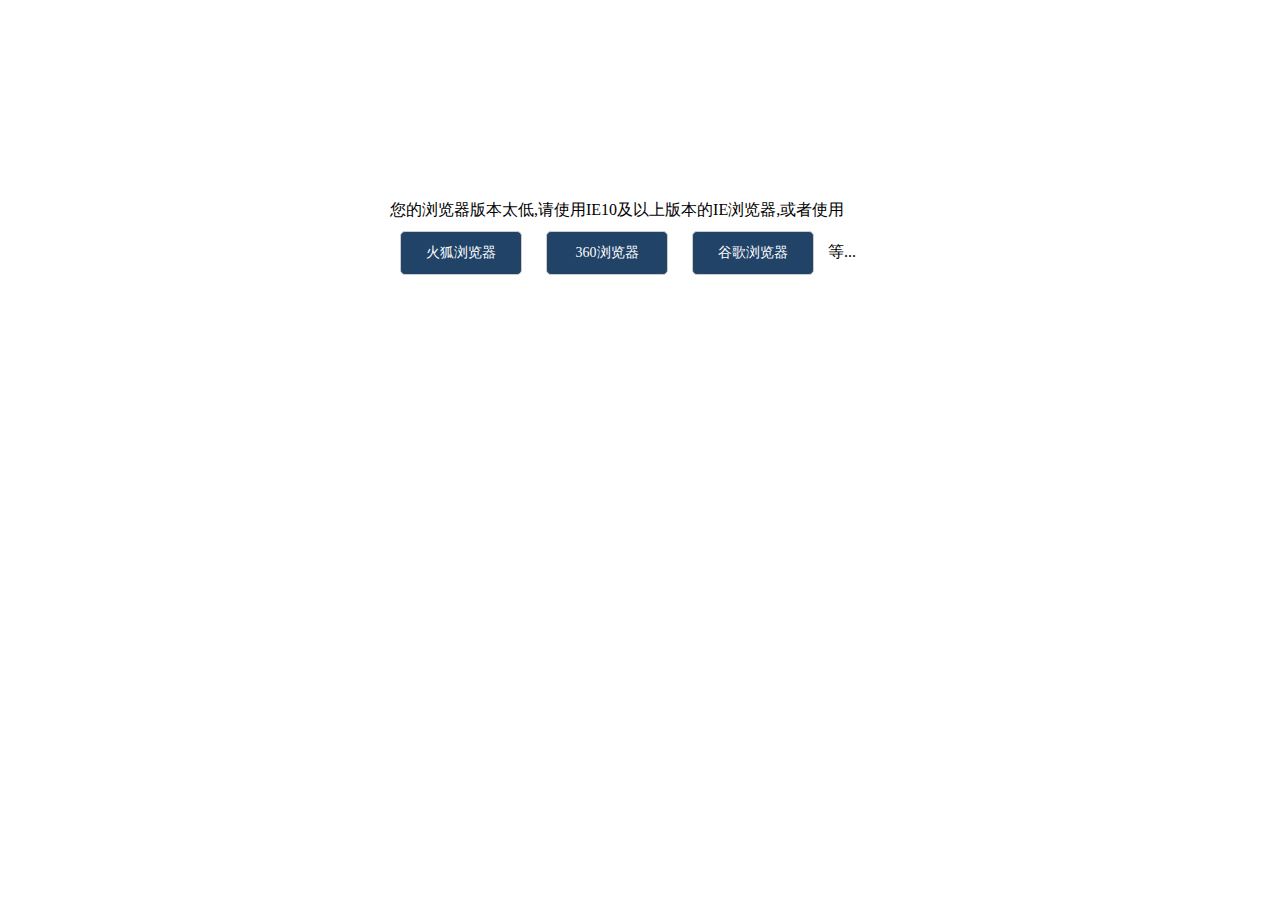
<file: 3e/IE-low.html>
<!DOCTYPE html>
<html>
    <head>
        <meta http-equiv="Content-Type" content="text/html; charset=utf-8">
        <style type="text/css">
            div{
                margin: 0 auto;
                margin-top: 200px;
                width: 500px;
            }
            a{
                display:inline-block;
                width: 120px;
                height: 42px;
                border: 1px solid #ccc;
                text-align: center;
                line-height: 42px;
                margin: 10px 10px;
                text-decoration: none;
                color:#FFF;
                font-size:14px;
                background-color: #204367;
                border-radius: 5px;
            }
        </style>
    </head>
    <body>
        <div>
            您的浏览器版本太低,请使用IE10及以上版本的IE浏览器,或者使用
            <br />
            <a target="_block" href="http://www.firefox.com.cn/">火狐浏览器</a>
            <a target="_block" href="http://se.360.cn/">360浏览器</a>
            <a target="_block" href="http://www.google.cn/chrome/browser/">谷歌浏览器</a>
            等...
        </div>
        
    </body>
</html>
</file>
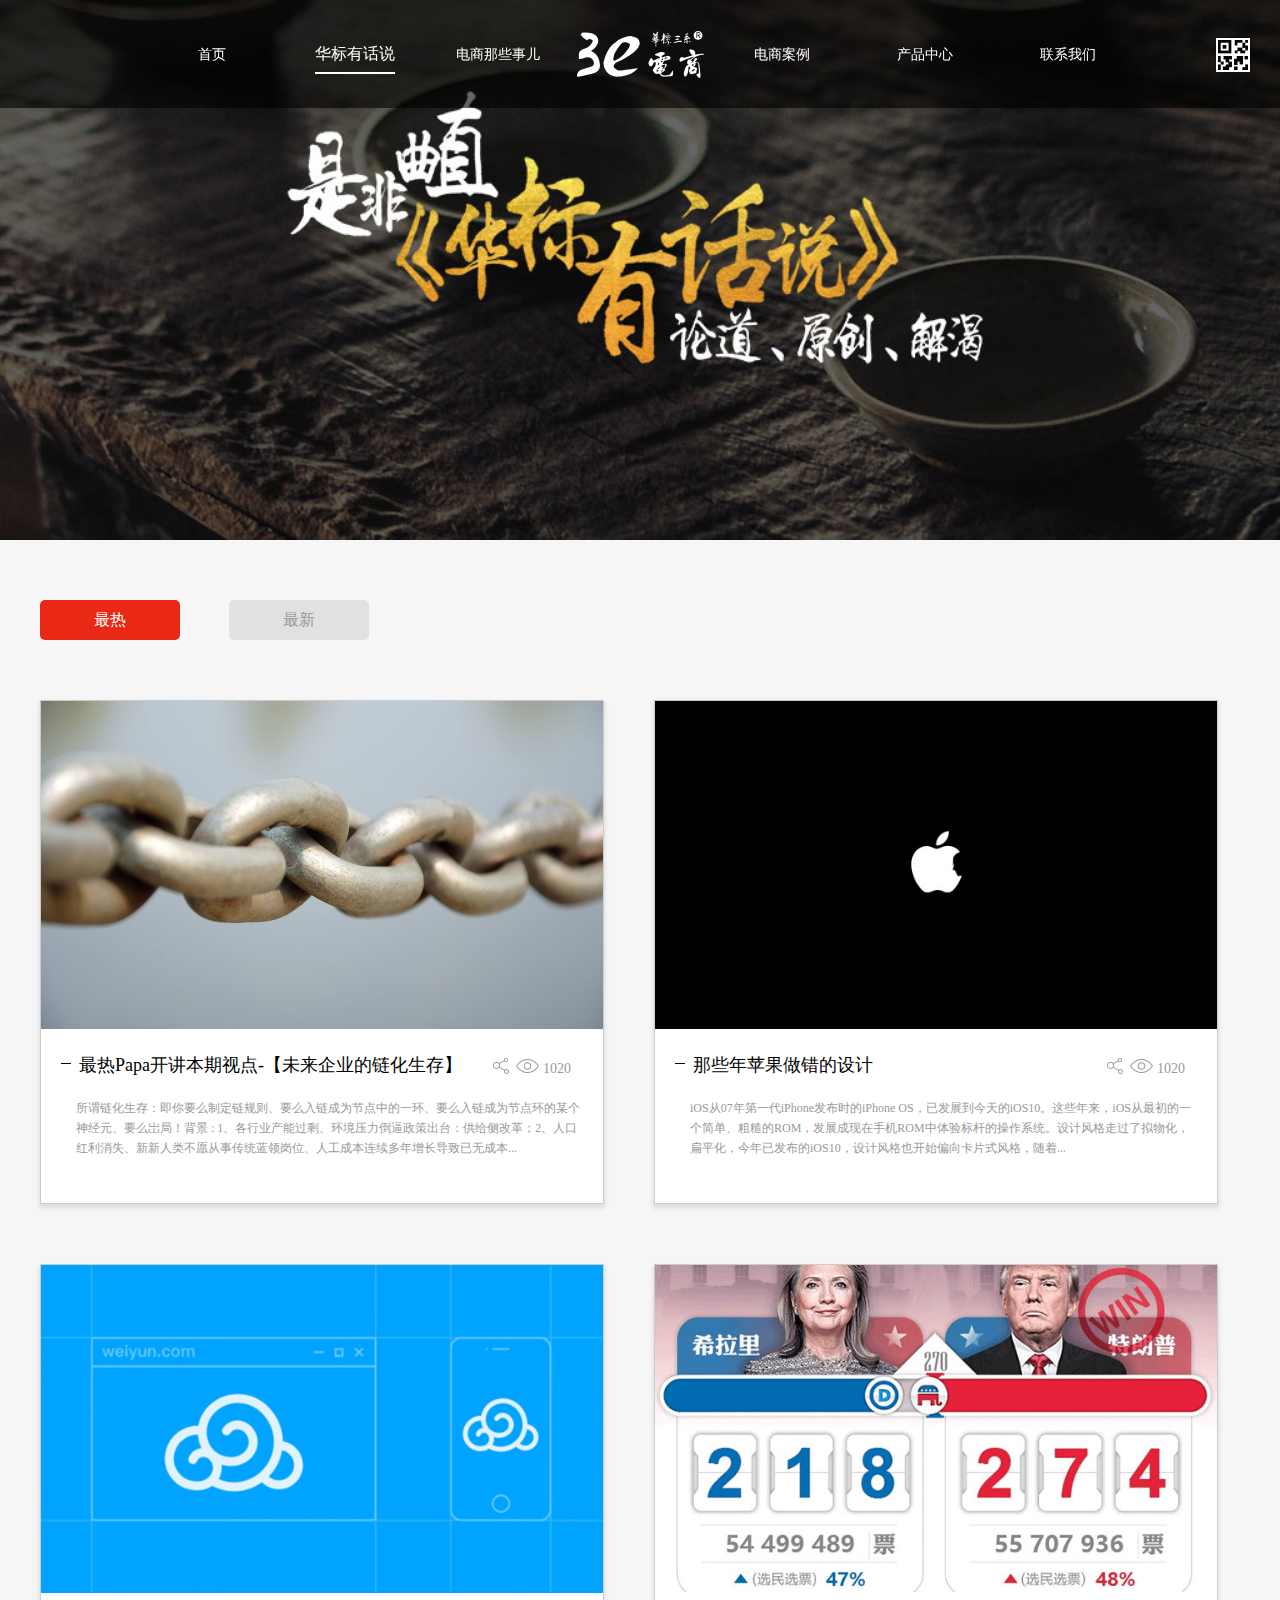
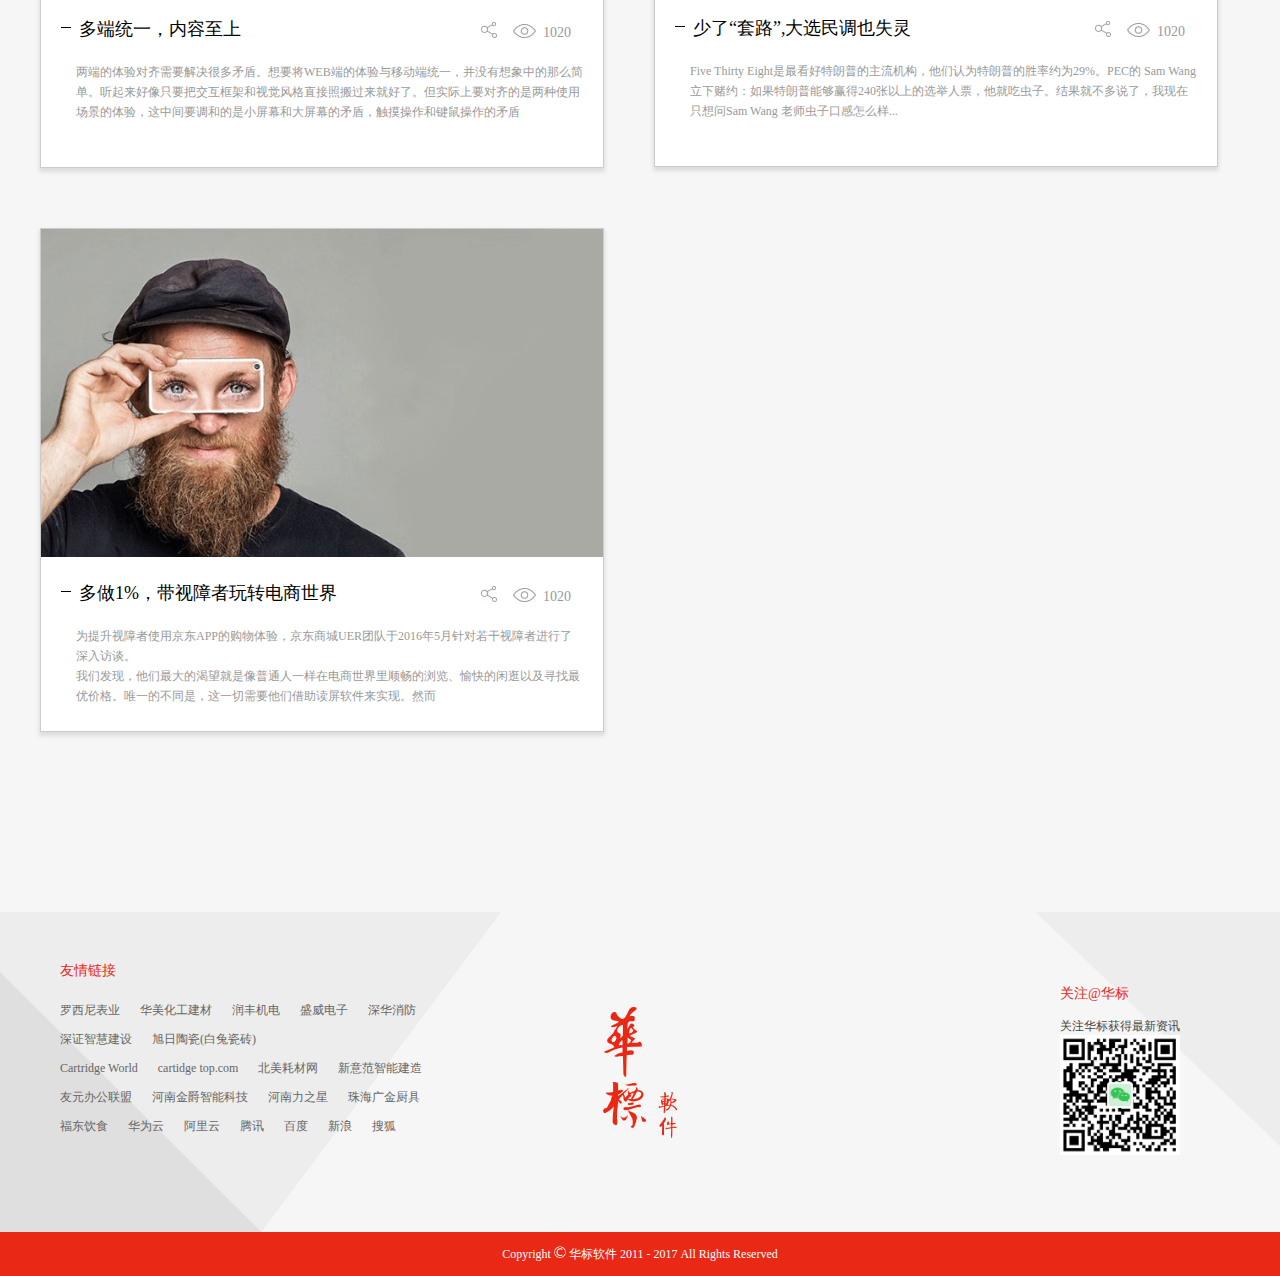
<file: 3e/list.html>
<!DOCTYPE html>
<html lang="zh_CN">
<head>
    <meta charset="UTF-8" />
    <meta name="renderer" content="webkit">
    <meta http-equiv="X-UA-Compatible" content="IE=edge">
    <meta name="viewport" content="width=device-width, user-scalable=no, maximum-scale=1.0, minimum-scale=1.0"/>
    <title>文章列表</title>
    <link rel="stylesheet" type="text/css" href="css/public.css" />
    <link rel="stylesheet" type="text/css" href="css/list.css" />
    <script type="text/javascript" src="js/jquery-3.1.1.min.js"></script>
    <script type="text/javascript" src="js/public.js"></script>
    <script type="text/javascript" src="js/list.js"></script>
</head>
<body >
    <div class="top-nav-bg clearboth " id="top-nav-bg">
        <div class="top-nav page-center clearboth">
            <ul class="TN-l">
               <li ><a href="index.html" class="current">首页</a></li>
               <li class="current"><a href="list.html">华标有话说</a></li>
               <li ><a href="list.html">电商那些事儿</a></li>
           </ul>
           <div class="logo-box">
                <a href="index.html" style="display:block;width: 100%; height: 100%;"></a>
           </div>
           <ul class="TN-r">
                <li><a href="index.html#page2" id="top-nav-EBcase">电商案例</a></li>
                <li><a href="index.html#page3" id="top-nav-ProductCenter">产品中心</a></li>
                <li><a href="index.html#page10" id="top-nav-ContactUs">联系我们</a></li>                
           </ul>
           <a href="tel:07563311299"><img src="images/TN-tel-icon.png" alt="" width="20" class="TN-tel"/></a>
           <img src="images/TN-3lines.png" alt="" class="TN-3lines"/>
        </div>
        <img class="top-qr" src="images/qr-code.jpg"  alt="" id="top-qr"/>
        <div class="top-qr-big"></div>
    </div>
    <script type="text/javascript">
        var winW=document.documentElement.clientWidth;
        if(winW<1024){
            $('.banner-box-540').css({'background':'#000 url('../images/list/bg1-m.jpg') no-repeat center center;'});
        }else{
            $('.banner-box-540').css({'background':'#000 url('[!--class.classimg--]') no-repeat center center;'});
        }
    </script>
    <div class="banner-box-540">
    </div>
    
    <div class="main-box clearboth">
        <div class="list-btn">
            <a href="javascript:void(null)" class="current">最热</a>
            <a href="javascript:void(null)">最新</a>
        </div>
        <ul class="clearboth current">
            <li>
                <dl>
                    <dt><a href="article.html"><img src="images/list/dt05.jpg" alt="" /></a></dt>
                    <dd>
                        <div class="list-up">
                            <h3><a href="article.html">最热Papa开讲本期视点-【未来企业的链化生存】</a></h3>
                            <div class="list-up-btn">
                                <a href="javascript:void(null)"><img src="images/list/share.gif" alt="" /></a>
                                <div class="bdsharebuttonbox">
                                    <a href="#" class="bds_tsina" data-cmd="tsina" title="分享到新浪微博"></a>
                                    <a href="#" class="bds_weixin" data-cmd="weixin" title="分享到微信"></a>
                                </div>
                                <img src="images/list/views.gif" alt="" />
                                <span>1020</span>
                            </div>
                        </div>
                        <p>所谓链化生存：即你要么制定链规则、要么入链成为节点中的一环、要么入链成为节点环的某个神经元、要么岀局！背景 : 1、各行业产能过剩、环境压力倒逼政策出台：供给侧改革；2、人口红利消失、新新人类不愿从事传统蓝领岗位、人工成本连续多年增长导致已无成本...</p>
                    </dd>
                </dl>
            </li>
            <li>
                <dl>
                    <dt><a href="#"><img src="images/list/dt01.gif" alt="" /></a></dt>
                    <dd>
                        <div class="list-up">
                            <h3><a href="#">那些年苹果做错的设计</a></h3>
                            <div class="list-up-btn">
                                <a href="javascript:void(null)"><img src="images/list/share.gif" alt="" /></a>
                                <img src="images/list/views.gif" alt="" />
                                <div class="bdsharebuttonbox">
                                    <a href="#" class="bds_tsina" data-cmd="tsina" title="分享到新浪微博"></a>
                                    <a href="#" class="bds_weixin" data-cmd="weixin" title="分享到微信"></a>
                                </div>
                                <span>1020</span>
                            </div>
                        </div>
                        <p>iOS从07年第一代iPhone发布时的iPhone OS，已发展到今天的iOS10。这些年来，iOS从最初的一个简单、粗糙的ROM，发展成现在手机ROM中体验标杆的操作系统。设计风格走过了拟物化，扁平化，今年已发布的iOS10，设计风格也开始偏向卡片式风格，随着...</p>
                    </dd>
                </dl>
            </li>
            <li>
                <dl>
                    <dt><a href="#"><img src="images/list/dt02.gif" alt="" /></a></dt>
                    <dd>
                        <div class="list-up">
                            <h3><a href="#">多端统一，内容至上</a></h3>
                            <div class="list-up-btn">
                                <a href="javascript:void(null)"><img src="images/list/share.gif" alt="" /></a>
                                <div class="bdsharebuttonbox">
                                    <a href="#" class="bds_tsina" data-cmd="tsina" title="分享到新浪微博"></a>
                                    <a href="#" class="bds_weixin" data-cmd="weixin" title="分享到微信"></a>
                                </div>
                                <a href="#"><img src="images/list/views.gif" alt="" /></a>
                                <span>1020</span>
                            </div>
                        </div>
                        <p>两端的体验对齐需要解决很多矛盾。想要将WEB端的体验与移动端统一，并没有想象中的那么简单。听起来好像只要把交互框架和视觉风格直接照搬过来就好了。但实际上要对齐的是两种使用场景的体验，这中间要调和的是小屏幕和大屏幕的矛盾，触摸操作和键鼠操作的矛盾</p>
                    </dd>
                </dl>
            </li>
            <li>
                <dl>
                    <dt><a href="#"><img src="images/list/dt03.gif" alt="" /></a></dt>
                    <dd>
                        <div class="list-up">
                            <h3><a href="#">少了“套路”,大选民调也失灵</a></h3>
                            <div class="list-up-btn">
                                <a href="javascript:void(null)"><img src="images/list/share.gif" alt="" /></a>
                                <div class="bdsharebuttonbox">
                                    <a href="#" class="bds_tsina" data-cmd="tsina" title="分享到新浪微博"></a>
                                    <a href="#" class="bds_weixin" data-cmd="weixin" title="分享到微信"></a>
                                </div>
                                <a href="#"><img src="images/list/views.gif" alt="" /></a>
                                <span>1020</span>
                            </div>
                        </div>
                        <p>Five Thirty Eight是最看好特朗普的主流机构，他们认为特朗普的胜率约为29%。PEC的 Sam Wang 立下赌约：如果特朗普能够赢得240张以上的选举人票，他就吃虫子。结果就不多说了，我现在只想问Sam Wang 老师虫子口感怎么样...</p>
                    </dd>
                </dl>
            </li>
            <li>
                <dl>
                    <dt><a href="#"><img src="images/list/dt04.gif" alt="" /></a></dt>
                    <dd>
                        <div class="list-up">
                            <h3><a href="#">多做1%，带视障者玩转电商世界</a></h3>
                            <div class="list-up-btn">
                                <a href="#"><img src="images/list/share.gif" alt="" /></a>
                                <div class="bdsharebuttonbox">
                                    <a href="#" class="bds_tsina" data-cmd="tsina" title="分享到新浪微博"></a>
                                    <a href="#" class="bds_weixin" data-cmd="weixin" title="分享到微信"></a>
                                </div>
                                <a href="#"><img src="images/list/views.gif" alt="" /></a>
                                <span>1020</span>
                            </div>
                        </div>
                        <p>为提升视障者使用京东APP的购物体验，京东商城UER团队于2016年5月针对若干视障者进行了深入访谈。<br />我们发现，他们最大的渴望就是像普通人一样在电商世界里顺畅的浏览、愉快的闲逛以及寻找最优价格。唯一的不同是，这一切需要他们借助读屏软件来实现。然而</p>
                    </dd>
                </dl>
            </li>
        </ul>
        <ul class="clearboth">
            <li>
                <dl>
                    <dt><a href="article.html"><img src="images/list/dt05.jpg" alt="" /></a></dt>
                    <dd>
                        <div class="list-up">
                            <h3><a href="article.html">最新Papa开讲本期视点-【未来企业的链化生存】</a></h3>
                            <div class="list-up-btn">
                                <a href="#"><img src="images/list/share.gif" alt="" /></a>
                                <div class="bdsharebuttonbox">
                                    <a href="#" class="bds_tsina" data-cmd="tsina" title="分享到新浪微博"></a>
                                    <a href="#" class="bds_weixin" data-cmd="weixin" title="分享到微信"></a>
                                </div>
                                <img src="images/list/views.gif" alt="" />
                                <span>1020</span>
                            </div>
                        </div>
                        <p>所谓链化生存：即你要么制定链规则、要么入链成为节点中的一环、要么入链成为节点环的某个神经元、要么岀局！背景 : 1、各行业产能过剩、环境压力倒逼政策出台：供给侧改革；2、人口红利消失、新新人类不愿从事传统蓝领岗位、人工成本连续多年增长导致已无成本...</p>
                    </dd>
                </dl>
            </li>
            <li>
                <dl>
                    <dt><a href="#"><img src="images/list/dt01.gif" alt="" /></a></dt>
                    <dd>
                        <div class="list-up">
                            <h3><a href="#">那些年苹果做错的设计</a></h3>
                            <div class="list-up-btn">
                                <a href="#"><img src="images/list/share.gif" alt="" /></a>
                                <div class="bdsharebuttonbox">
                                    <a href="#" class="bds_tsina" data-cmd="tsina" title="分享到新浪微博"></a>
                                    <a href="#" class="bds_weixin" data-cmd="weixin" title="分享到微信"></a>
                                </div>
                                <img src="images/list/views.gif" alt="" />
                                <span>1020</span>
                            </div>
                        </div>
                        <p>iOS从07年第一代iPhone发布时的iPhone OS，已发展到今天的iOS10。这些年来，iOS从最初的一个简单、粗糙的ROM，发展成现在手机ROM中体验标杆的操作系统。设计风格走过了拟物化，扁平化，今年已发布的iOS10，设计风格也开始偏向卡片式风格，随着...</p>
                    </dd>
                </dl>
            </li>
            <li>
                <dl>
                    <dt><a href="#"><img src="images/list/dt02.gif" alt="" /></a></dt>
                    <dd>
                        <div class="list-up">
                            <h3><a href="#">多端统一，内容至上</a></h3>
                            <div class="list-up-btn">
                                <a href="#"><img src="images/list/share.gif" alt="" /></a>
                                <div class="bdsharebuttonbox">
                                    <a href="#" class="bds_tsina" data-cmd="tsina" title="分享到新浪微博"></a>
                                    <a href="#" class="bds_weixin" data-cmd="weixin" title="分享到微信"></a>
                                </div>
                                <a href="#"><img src="images/list/views.gif" alt="" /></a>
                                <span>1020</span>
                            </div>
                        </div>
                        <p>两端的体验对齐需要解决很多矛盾。想要将WEB端的体验与移动端统一，并没有想象中的那么简单。听起来好像只要把交互框架和视觉风格直接照搬过来就好了。但实际上要对齐的是两种使用场景的体验，这中间要调和的是小屏幕和大屏幕的矛盾，触摸操作和键鼠操作的矛盾</p>
                    </dd>
                </dl>
            </li>
            <li>
                <dl>
                    <dt><a href="#"><img src="images/list/dt03.gif" alt="" /></a></dt>
                    <dd>
                        <div class="list-up">
                            <h3><a href="#">少了“套路”,大选民调也失灵</a></h3>
                            <div class="list-up-btn">
                                <a href="#"><img src="images/list/share.gif" alt="" /></a>
                                <div class="bdsharebuttonbox">
                                    <a href="#" class="bds_tsina" data-cmd="tsina" title="分享到新浪微博"></a>
                                    <a href="#" class="bds_weixin" data-cmd="weixin" title="分享到微信"></a>
                                </div>
                                <a href="#"><img src="images/list/views.gif" alt="" /></a>
                                <span>1020</span>
                            </div>
                        </div>
                        <p>Five Thirty Eight是最看好特朗普的主流机构，他们认为特朗普的胜率约为29%。PEC的 Sam Wang 立下赌约：如果特朗普能够赢得240张以上的选举人票，他就吃虫子。结果就不多说了，我现在只想问Sam Wang 老师虫子口感怎么样...</p>
                    </dd>
                </dl>
            </li>
            <li>
                <dl>
                    <dt><a href="#"><img src="images/list/dt04.gif" alt="" /></a></dt>
                    <dd>
                        <div class="list-up">
                            <h3><a href="#">多做1%，带视障者玩转电商世界</a></h3>
                            <div class="list-up-btn">
                                <a href="#"><img src="images/list/share.gif" alt="" /></a>
                                <div class="bdsharebuttonbox">
                                    <a href="#" class="bds_tsina" data-cmd="tsina" title="分享到新浪微博"></a>
                                    <a href="#" class="bds_weixin" data-cmd="weixin" title="分享到微信"></a>
                                </div>
                                <a href="#"><img src="images/list/views.gif" alt="" /></a>
                                <span>1020</span>
                            </div>
                        </div>
                        <p>为提升视障者使用京东APP的购物体验，京东商城UER团队于2016年5月针对若干视障者进行了深入访谈。<br />我们发现，他们最大的渴望就是像普通人一样在电商世界里顺畅的浏览、愉快的闲逛以及寻找最优价格。唯一的不同是，这一切需要他们借助读屏软件来实现。然而</p>
                    </dd>
                </dl>
            </li>
        </ul>
        <div class="read-more" style="display:none;">查看更多&gt;&gt;</div>
        <div class="listpage"></div>
    </div><!-- main box -->

    <!-- footer Start -->
    <div class="footer">
        <div class="footer-l-box">
            <div class="footer-left clearboth">
                <h4>友情链接</h4>
                <ul>
                    <li><a href="#">罗西尼表业</a></li>
                    <li><a href="#">华美化工建材</a></li>
                    <li><a href="#">润丰机电</a></li>
                    <li><a href="#">盛威电子</a></li>
                    <li><a href="#">深华消防</a></li>
                    <li><a href="#">深证智慧建设</a></li>
                    <li><a href="#">旭日陶瓷(白兔瓷砖)</a></li>
                    <li><a href="#">Cartridge World</a></li>
                    <li><a href="#">cartidge top.com</a></li>
                    <li><a href="#">北美耗材网</a></li>
                    <li><a href="#">新意范智能建造</a></li>
                    <li><a href="#">友元办公联盟</a></li>
                    <li><a href="#">河南金爵智能科技</a></li>
                    <li><a href="#">河南力之星</a></li>
                    <li><a href="#">珠海广金厨具</a></li>
                    <li><a href="#">福东饮食</a></li>
                    <li><a href="#">华为云</a></li>
                    <li><a href="#">阿里云</a></li>
                    <li><a href="#">腾讯</a></li>
                    <li><a href="#">百度</a></li>
                    <li><a href="#">新浪</a></li>
                    <li><a href="#">搜狐</a></li>
                </ul>
            </div>
        </div>
        
        <img class="footer-logo" src="images/p10-footer-logo.jpg" alt="" />
        <div class="footer-r-box">
            <h4>关注@华标</h4>
            <p>关注华标获得最新资讯</p>
            <img src="images/footer-qrcode.jpg" alt="" />
        </div>
    </div>
    <div class="copyright">
        <p>Copyright <img src="images/copyright.png" alt="" /> 华标软件 2011 - 2017 All Rights Reserved</p>
    </div>
    <!-- footer End -->

    <!-- 百度分享按钮 -->
    <script>
        window._bd_share_config={
            "common":{
                "bdSnsKey":{},
                "bdText":"",
                "bdMini":"2",
                "bdMiniList":false,
                "bdPic":"",
                "bdStyle":"1",
                "bdSize":"24"
            },
            "share":{}
        };
        with(document)0[(getElementsByTagName('head')[0]||body).appendChild(createElement('script')).src='http://bdimg.share.baidu.com/static/api/js/share.js?v=89860593.js?cdnversion='+~(-new Date()/36e5)];
    </script>
</body>
</html>
</file>
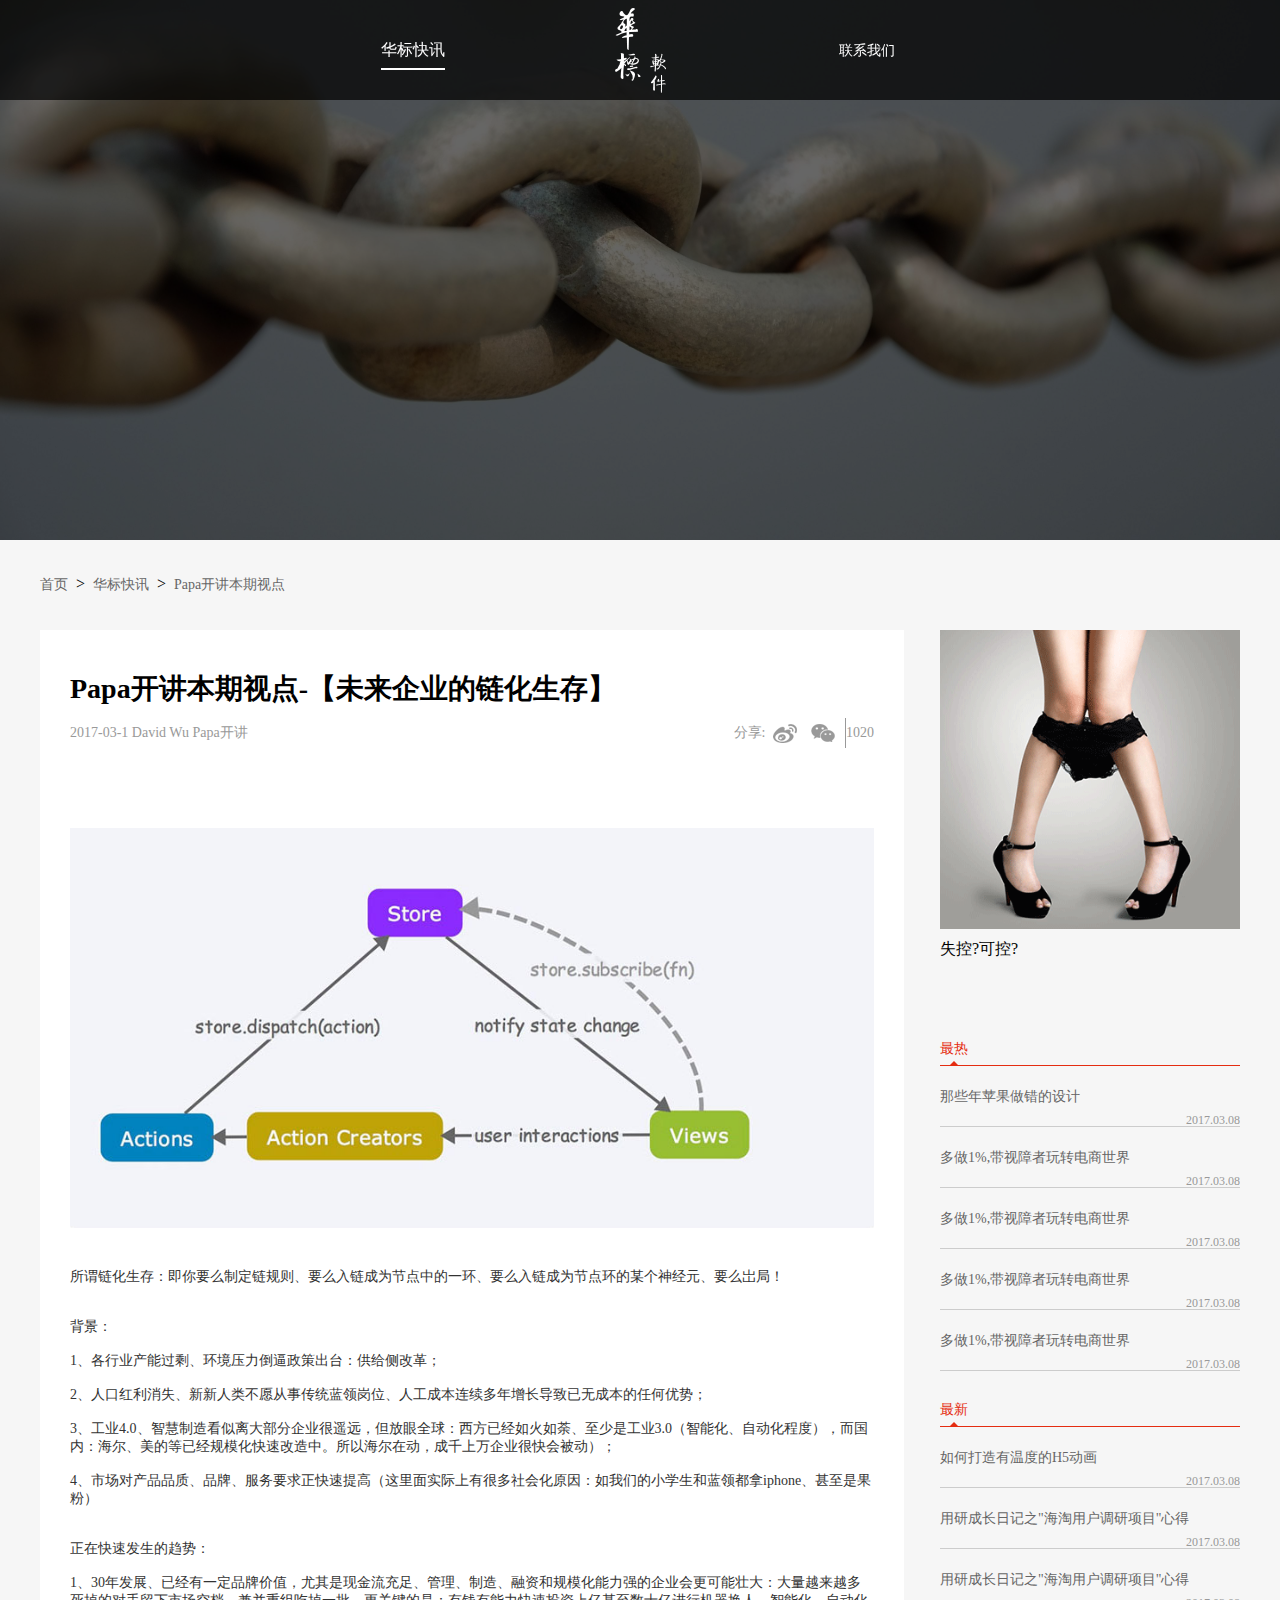
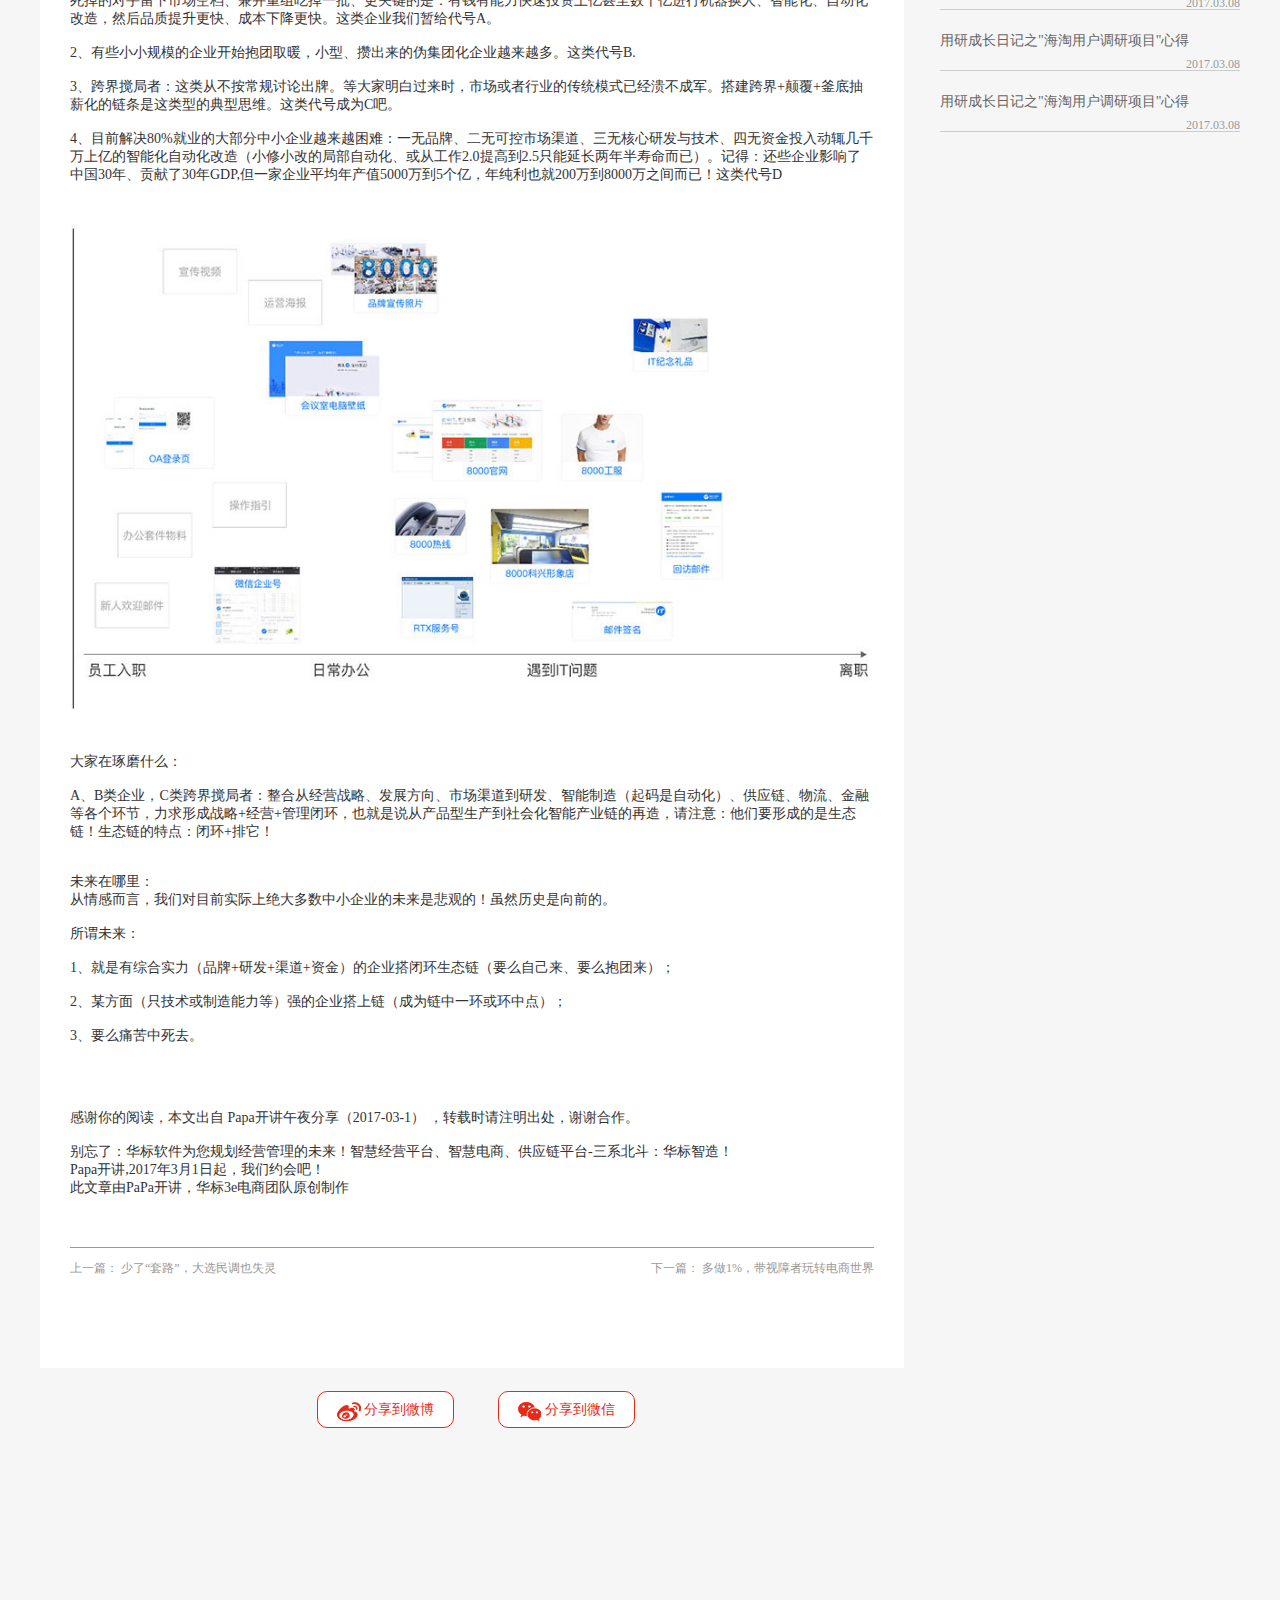
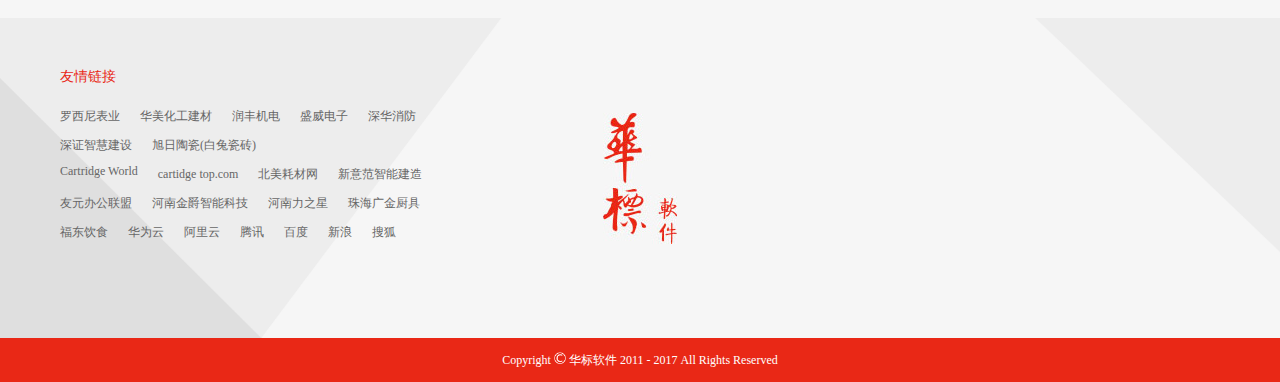
<file: main/article.html>
<html lang="zh_CN">
<head>
    <meta charset="UTF-8" />
    <meta name="renderer" content="webkit">
    <meta http-equiv="X-UA-Compatible" content="IE=edge">
    <meta name="viewport" content="width=device-width, user-scalable=no, maximum-scale=1.0, minimum-scale=1.0"/>
    <title>文章详情</title>
    <link rel="stylesheet" type="text/css" href="css/public.css" />
    <link rel="stylesheet" type="text/css" href="css/article.css" />
    <script type="text/javascript" src="js/jquery-3.1.1.min.js"></script>
    <script type="text/javascript" src="js/public.js"></script>
    <script type="text/javascript" src="js/article.js"></script>
</head>
<body >
    <!-- top Start -->
    <div class="top-nav-bg clearboth " id="top-nav-bg">
        <div class="top-nav clearboth">
            <ul class="TN-l">
               <li class="current"><a href="list.html">华标快讯</a></li>
           </ul>
           <div class="logo-box">
                <a href="index.html"><img src="images/Top-Nav-logo.png" alt=""></a>
           </div>
           <ul class="TN-r">
                <li><a href="index.html#page10" id="top-nav-ContactUs">联系我们</a></li>                
           </ul>
           <ul class="TN-m">
               <li><a href="index.html#page3" id="top-nav-3S">3S-ERP</a></li>
               <li><a href="index.html#page2" id="top-nav-3e">3e-电商</a></li>
               <li><a href="index.html#page4" id="top-nav-3R">3R-新零售</a></li>
               <li><a href="index.html#page5" id="top-nav-newProduct">新意范智能制造</a></li>
           </ul>
           <a href="tel:07563311299"><img src="images/TN-tel-icon.png" alt="" class="TN-tel"/></a>
           <img src="images/TN-3lines.png" alt="" class="TN-3lines"/>
        </div>
    </div>
    <!-- top End -->

    <div class="banner-box-540">
        <h3>未来企业的链化生存</h3>
    </div>

    
    <div class="main-box clearboth">
        <div class="location">
            <ul class="clearboth">
               <a href="index.html">首页</a>
               &nbsp;>&nbsp;
               <a href="list.html">华标快讯</a>
               &nbsp;>&nbsp;
               <a href="javascript:void(null)">Papa开讲本期视点</a>
           </ul>
        </div>

        <div class="main-box-l clearboth">
            <h2>Papa开讲本期视点-【未来企业的链化生存】</h2>
            <div class="article-info">
                <i>2017-03-1</i>
                <i>David Wu Papa开讲</i>
                <div class="article-info-r bdsharebuttonbox clearboth">
                    <span>分享:&nbsp;</span>
                    <a class="bds_tsina share-weibo" data-cmd="tsina" title="分享到新浪微博" href="#"></a>
                    <a class="bds_weixin share-wechat" data-cmd="weixin" title="分享到微信" href="#"></a>
                    <i>1020</i>
                </div>
            </div>
            <div class="article-content">
                <img src="images/article/article-pic1.jpg" alt="" />
                <p>所谓链化生存：即你要么制定链规则、要么入链成为节点中的一环、要么入链成为节点环的某个神经元、要么岀局！</p>
                <br />
                <br />
                <p>背景：</p>
                <br />
                <p>1、各行业产能过剩、环境压力倒逼政策出台：供给侧改革；</p>
                <br />
                <p>2、人口红利消失、新新人类不愿从事传统蓝领岗位、人工成本连续多年增长导致已无成本的任何优势；</p>
                <br />
                <p>3、工业4.0、智慧制造看似离大部分企业很遥远，但放眼全球：西方已经如火如荼、至少是工业3.0（智能化、自动化程度），而国内：海尔、美的等已经规模化快速改造中。所以海尔在动，成千上万企业很快会被动）；</p>
                <br />
                <p>4、市场对产品品质、品牌、服务要求正快速提高（这里面实际上有很多社会化原因：如我们的小学生和蓝领都拿iphone、甚至是果粉）</p>
                <br />
                <br />
                <p>正在快速发生的趋势：</p>
                <br />
                <p>1、30年发展、已经有一定品牌价值，尤其是现金流充足、管理、制造、融资和规模化能力强的企业会更可能壮大：大量越来越多死掉的对手留下市场空档、兼并重组吃掉一批、更关键的是：有钱有能力快速投资上亿甚至数十亿进行机器换人、智能化、自动化改造，然后品质提升更快、成本下降更快。这类企业我们暂给代号A。</p>
                <br />
                <p>2、有些小小规模的企业开始抱团取暖，小型、攒出来的伪集团化企业越来越多。这类代号B.</p>
                <br />
                <p>3、跨界搅局者：这类从不按常规讨论出牌。等大家明白过来时，市场或者行业的传统模式已经溃不成军。搭建跨界+颠覆+釜底抽薪化的链条是这类型的典型思维。这类代号成为C吧。</p>
                <br />
                <p>4、目前解决80%就业的大部分中小企业越来越困难：一无品牌、二无可控市场渠道、三无核心研发与技术、四无资金投入动辄几千万上亿的智能化自动化改造（小修小改的局部自动化、或从工作2.0提高到2.5只能延长两年半寿命而已）。记得：还些企业影响了中国30年、贡献了30年GDP,但一家企业平均年产值5000万到5个亿，年纯利也就200万到8000万之间而已！这类代号D</p>
                <img src="images/article/article-pic2.jpg" alt="" />
                <p>大家在琢磨什么：</p>
                <br />
                <p>A、B类企业，C类跨界搅局者：整合从经营战略、发展方向、市场渠道到研发、智能制造（起码是自动化）、供应链、物流、金融等各个环节，力求形成战略+经营+管理闭环，也就是说从产品型生产到社会化智能产业链的再造，请注意：他们要形成的是生态链！生态链的特点：闭环+排它！</p>
                <br />
                <br />
                <p>未来在哪里：</p>
                <p>从情感而言，我们对目前实际上绝大多数中小企业的未来是悲观的！虽然历史是向前的。</p>
                <br />
                <p>所谓未来：</p>
                <br />
                <p>1、就是有综合实力（品牌+研发+渠道+资金）的企业搭闭环生态链（要么自己来、要么抱团来）；</p>
                <br />
                <p>2、某方面（只技术或制造能力等）强的企业搭上链（成为链中一环或环中点）；</p>
                <br />
                <p>3、要么痛苦中死去。</p>
                <br />
                <br />
                <br />
                <br />
                <p>感谢你的阅读，本文出自<span>&nbsp;Papa开讲午夜分享（2017-03-1）&nbsp;</span>，转载时请注明出处，谢谢合作。</p>
                <br />
                <p>别忘了：华标软件为您规划经营管理的未来！智慧经营平台、智慧电商、供应链平台-三系北斗：华标智造！</p>
                <p>Papa开讲,2017年3月1日起，我们约会吧！</p>
                <p>此文章由PaPa开讲，华标3e电商团队原创制作</p>
            </div>
            <div class="article-footer">
                <li>
                    上一篇：
                    <a href="#">少了“套路”，大选民调也失灵</a>
                </li>
                <li>
                    下一篇：
                    <a href="#">多做1%，带视障者玩转电商世界</a>
                </li>
            </div>
            <div class="bdsharebuttonbox left-box-share">
                <a href="#" class="bds_tsina" data-cmd="tsina" title="分享到新浪微博" ><img src="images/article/weibo.png" alt="" /> 分享到微博</a>
                <a href="#"  class="bds_weixin" data-cmd="weixin" title="分享到微信" ><img src="images/article/wechat.png" alt="" /> 分享到微信</a>
            </div>
        </div><!-- main-box-l -->

        <div class="main-box-r clearboth">
            <div class="first-box">
                <img src="images/article/left-pic01.gif" alt="" />
                <h4>失控?可控?</h4>
            </div>
            <div class="right-list">
                <ul>
                    <h4><span>最热</span></h4>
                    <li><a href="#">那些年苹果做错的设计</a><span>2017.03.08</span></li>
                    <li><a href="#">多做1%,带视障者玩转电商世界</a><span>2017.03.08</span></li>
                    <li><a href="#">多做1%,带视障者玩转电商世界</a><span>2017.03.08</span></li>
                    <li><a href="#">多做1%,带视障者玩转电商世界</a><span>2017.03.08</span></li>
                    <li><a href="#">多做1%,带视障者玩转电商世界</a><span>2017.03.08</span></li>
                </ul>
            </div>
            <div class="right-list">
                <ul>
                    <h4><span>最新</span></h4>
                    <li><a href="#">如何打造有温度的H5动画</a><span>2017.03.08</span></li>
                    <li><a href="#">用研成长日记之"海淘用户调研项目"心得</a><span>2017.03.08</span></li>
                    <li><a href="#">用研成长日记之"海淘用户调研项目"心得</a><span>2017.03.08</span></li>
                    <li><a href="#">用研成长日记之"海淘用户调研项目"心得</a><span>2017.03.08</span></li>
                    <li><a href="#">用研成长日记之"海淘用户调研项目"心得</a><span>2017.03.08</span></li>
                </ul>
            </div>
            
        </div><!-- main-box-r -->
    </div><!-- main box -->

    <!-- footer Start -->
    <div class="footer">
        <div class="footer-l-box">
            <div class="footer-left clearboth">
                <h4>友情链接</h4>
                <ul>
                    <li><a href="#">罗西尼表业</a></li>
                    <li><a href="#">华美化工建材</a></li>
                    <li><a href="#">润丰机电</a></li>
                    <li><a href="#">盛威电子</a></li>
                    <li><a href="#">深华消防</a></li>
                    <li><a href="#">深证智慧建设</a></li>
                    <li><a href="#">旭日陶瓷(白兔瓷砖)</a></li>
                    <li><a href="#">Cartridge World</a></li>
                    <li><a href="#">cartidge top.com</a></li>
                    <li><a href="#">北美耗材网</a></li>
                    <li><a href="#">新意范智能建造</a></li>
                    <li><a href="#">友元办公联盟</a></li>
                    <li><a href="#">河南金爵智能科技</a></li>
                    <li><a href="#">河南力之星</a></li>
                    <li><a href="#">珠海广金厨具</a></li>
                    <li><a href="#">福东饮食</a></li>
                    <li><a href="#">华为云</a></li>
                    <li><a href="#">阿里云</a></li>
                    <li><a href="#">腾讯</a></li>
                    <li><a href="#">百度</a></li>
                    <li><a href="#">新浪</a></li>
                    <li><a href="#">搜狐</a></li>
                </ul>
            </div>
        </div>
        
        <img class="footer-logo" src="images/p10-footer-logo.jpg" alt="" />
        <div class="footer-box">
            <h4>关注@华标</h4>
            <p>关注华标获得最新资讯</p>
            <img src="images/footer-qrcode.jpg" alt="" />
        </div>
    </div>
    <div class="copyright">
        <p>Copyright  <img src="images/copyright.png" alt="" /> 华标软件 2011 - 2017 All Rights Reserved</p>
    </div>
    <!-- footer End -->

    <!-- 百度分享 -->
    <script>
        window._bd_share_config={
            "common":{
                "bdSnsKey":{},
                "bdText":"",
                "bdMini":"2",
                "bdMiniList":false,
                "bdPic":"",
                "bdStyle":"1",
                "bdSize":"24",
                "bdUrl":window.location.href
            },
            "share":{}
        };
        with(document)0[(getElementsByTagName('head')[0]||body).appendChild(createElement('script')).src='http://bdimg.share.baidu.com/static/api/js/share.js?v=89860593.js?cdnversion='+~(-new Date()/36e5)];
    </script>
</body>
</html>
</file>
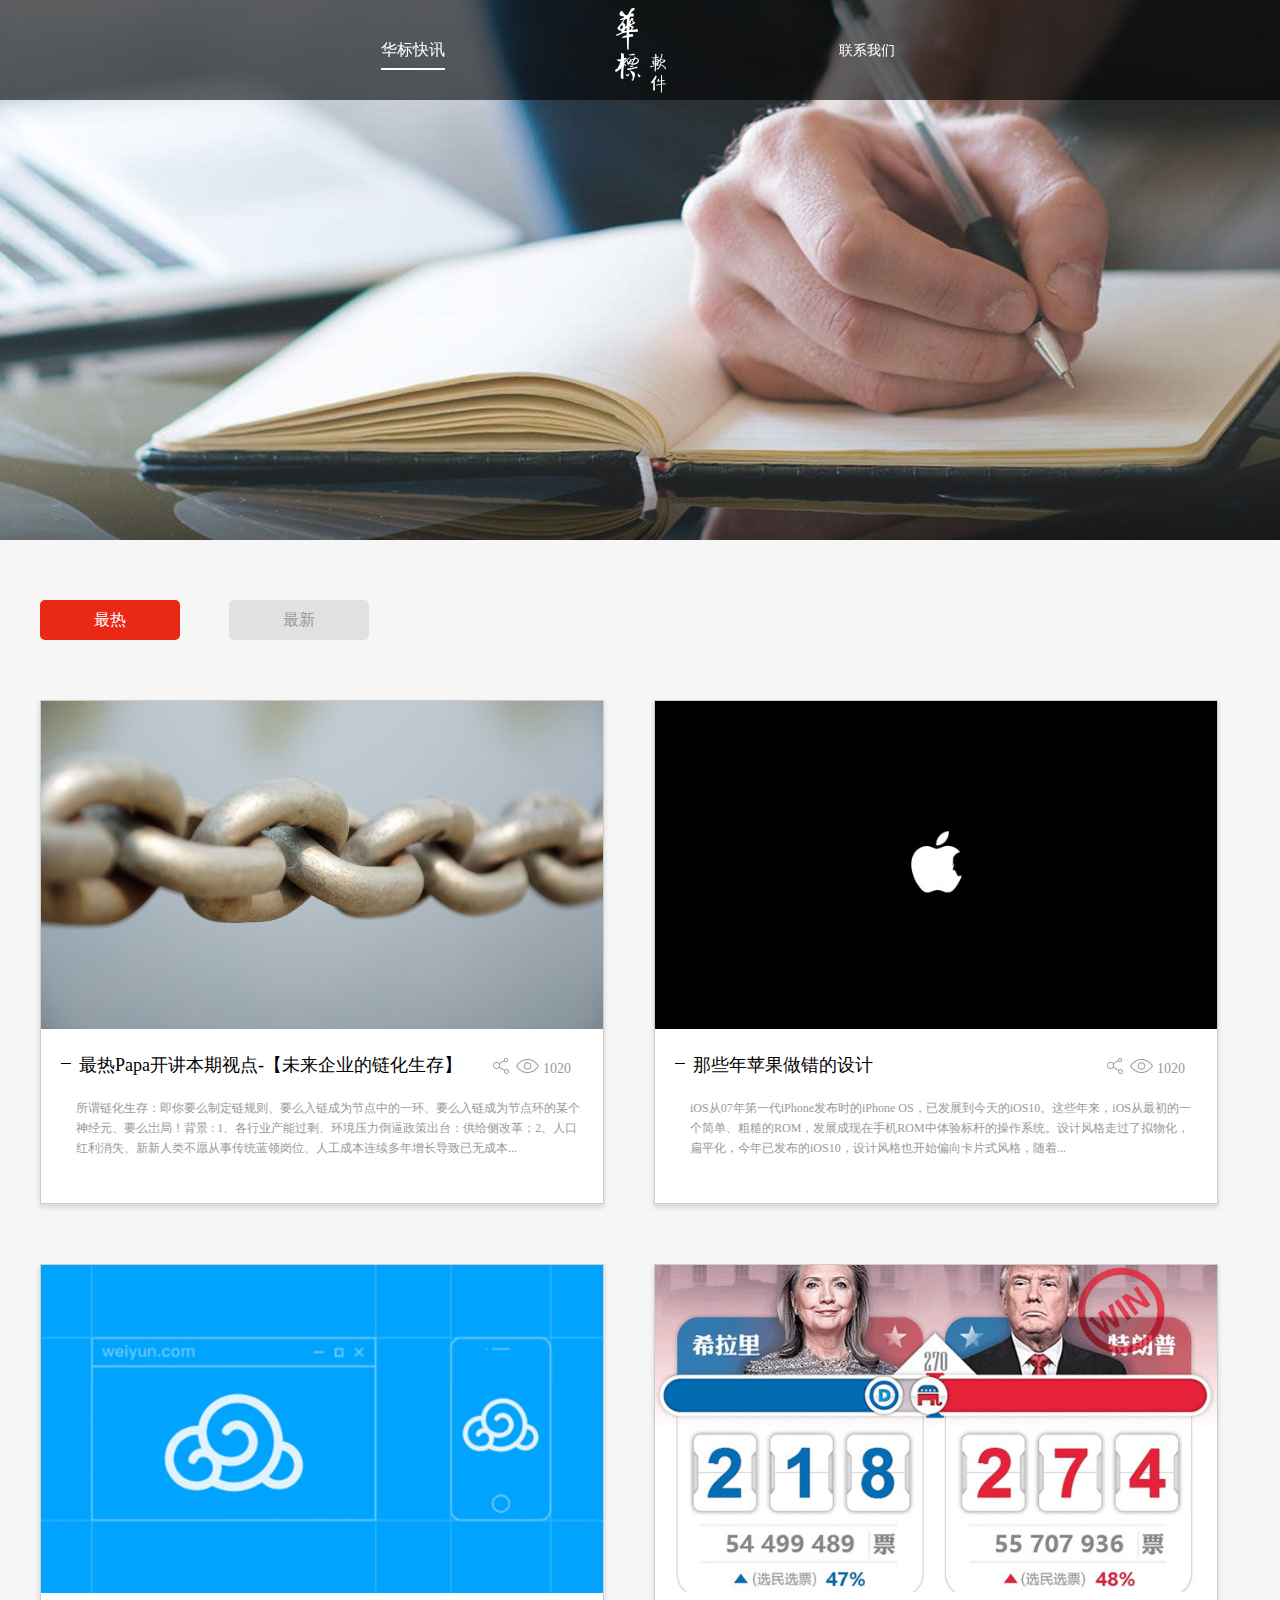
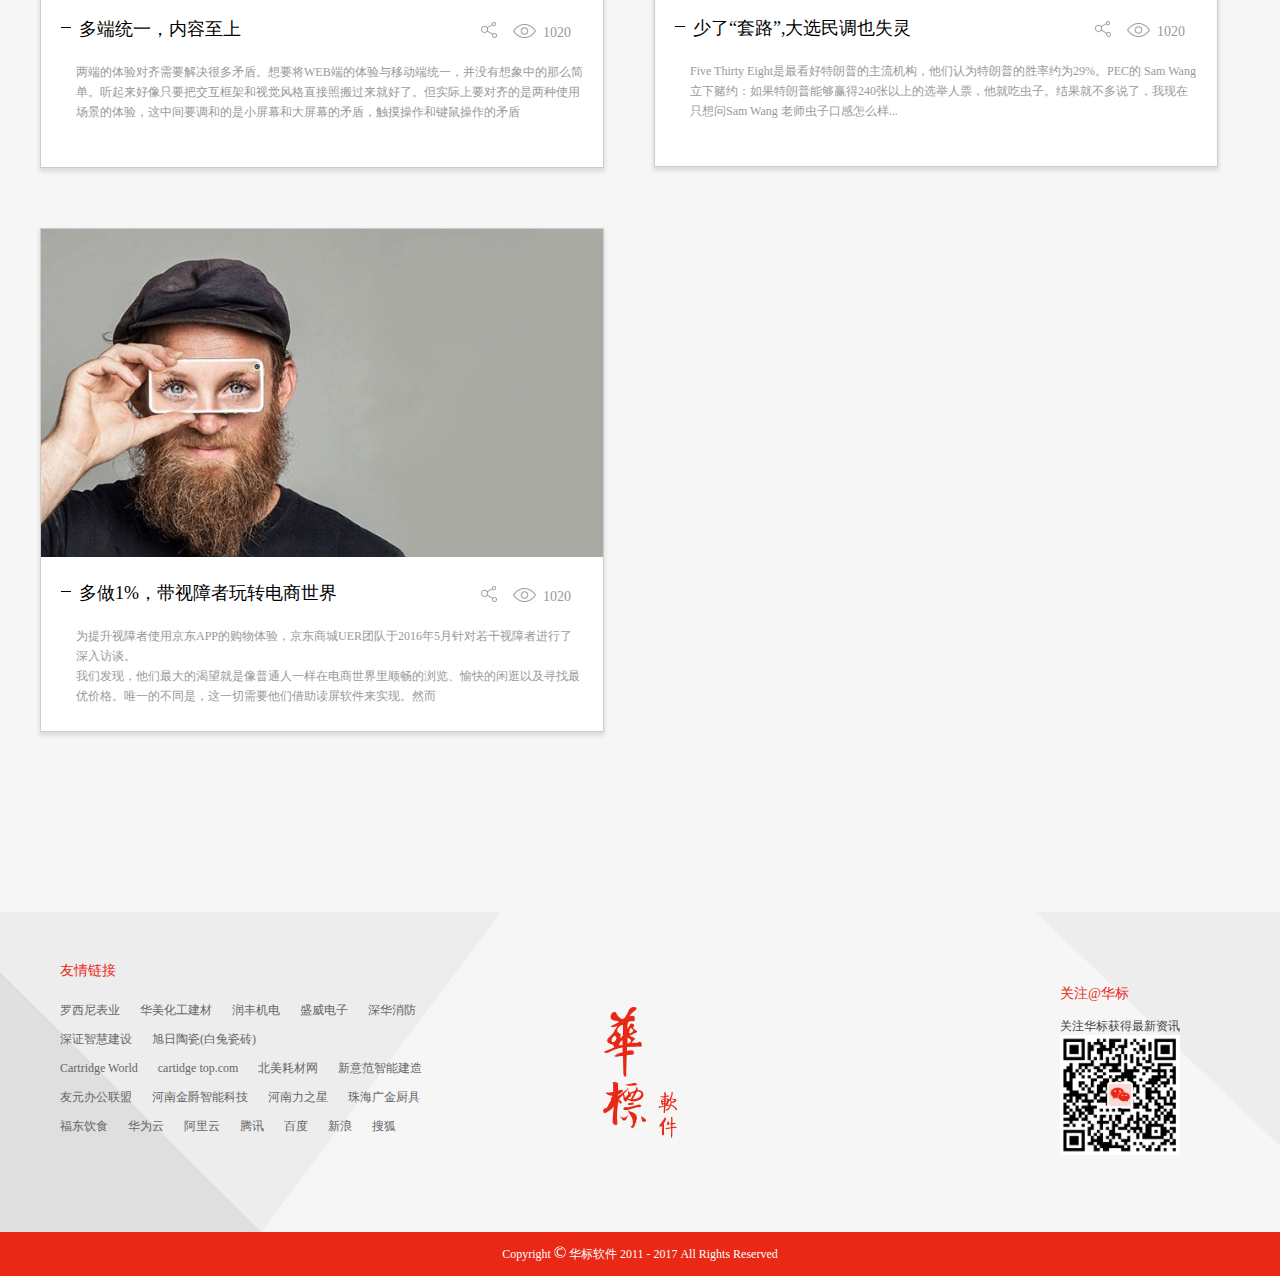
<file: main/list.html>
<!DOCTYPE html>
<html lang="zh_CN">
<head>
    <meta charset="UTF-8" />
    <meta name="renderer" content="webkit">
    <meta http-equiv="X-UA-Compatible" content="IE=edge">
    <meta name="viewport" content="width=device-width, user-scalable=no, maximum-scale=1.0, minimum-scale=1.0"/>
    <title>文章列表</title>
    <link rel="stylesheet" type="text/css" href="css/public.css" />
    <link rel="stylesheet" type="text/css" href="css/list.css" />
    <script type="text/javascript" src="js/jquery-3.1.1.min.js"></script>
    <script type="text/javascript" src="js/public.js"></script>
    <script type="text/javascript" src="js/list.js"></script>
</head>
<body >
    <div class="top-nav-bg clearboth " id="top-nav-bg">
        <div class="top-nav clearboth">
            <ul class="TN-l">
               <li class="current"><a href="list.html">华标快讯</a></li>
           </ul>
           <div class="logo-box">
                <a href="index.html"><img src="images/Top-Nav-logo.png" alt=""></a>
           </div>
           <ul class="TN-r">
                <li><a href="index.html#page10" id="top-nav-ContactUs">联系我们</a></li>                
           </ul>
           <ul class="TN-m">
               <li><a href="index.html#page3" id="top-nav-3S">3S-ERP</a></li>
               <li><a href="index.html#page2" id="top-nav-3e">3e-电商</a></li>
               <li><a href="index.html#page4" id="top-nav-3R">3R-新零售</a></li>
               <li><a href="index.html#page5" id="top-nav-newProduct">新意范智能制造</a></li>
           </ul>
           <a href="tel:07563311299"><img src="images/TN-tel-icon.png" alt="" class="TN-tel"/></a>
           <img src="images/TN-3lines.png" alt="" class="TN-3lines"/>
        </div>
    </div>

    <div class="banner-box-540">
    </div>
    
    <div class="main-box clearboth">
        <div class="list-btn">
            <a href="javascript:void(null)" class="current">最热</a>
            <a href="javascript:void(null)">最新</a>
        </div>
        <ul class="clearboth current">
            <li>
                <dl>
                    <dt><a href="article.html"><img src="images/list/dt05.jpg" alt="" /></a></dt>
                    <dd>
                        <div class="list-up">
                            <h3><a href="article.html">最热Papa开讲本期视点-【未来企业的链化生存】</a></h3>
                            <div class="list-up-btn">
                                <a href="javascript:void(null)"><img src="images/list/share.gif" alt="" /></a>
                                <div class="bdsharebuttonbox">
                                    <a href="#" class="bds_tsina" data-cmd="tsina" title="分享到新浪微博"></a>
                                    <a href="#" class="bds_weixin" data-cmd="weixin" title="分享到微信"></a>
                                </div>
                                <img src="images/list/views.gif" alt="" />
                                <span>1020</span>
                            </div>
                        </div>
                        <p>所谓链化生存：即你要么制定链规则、要么入链成为节点中的一环、要么入链成为节点环的某个神经元、要么岀局！背景 : 1、各行业产能过剩、环境压力倒逼政策出台：供给侧改革；2、人口红利消失、新新人类不愿从事传统蓝领岗位、人工成本连续多年增长导致已无成本...</p>
                    </dd>
                </dl>
            </li>
            <li>
                <dl>
                    <dt><a href="#"><img src="images/list/dt01.gif" alt="" /></a></dt>
                    <dd>
                        <div class="list-up">
                            <h3><a href="#">那些年苹果做错的设计</a></h3>
                            <div class="list-up-btn">
                                <a href="javascript:void(null)"><img src="images/list/share.gif" alt="" /></a>
                                <img src="images/list/views.gif" alt="" />
                                <div class="bdsharebuttonbox">
                                    <a href="#" class="bds_tsina" data-cmd="tsina" title="分享到新浪微博"></a>
                                    <a href="#" class="bds_weixin" data-cmd="weixin" title="分享到微信"></a>
                                </div>
                                <span>1020</span>
                            </div>
                        </div>
                        <p>iOS从07年第一代iPhone发布时的iPhone OS，已发展到今天的iOS10。这些年来，iOS从最初的一个简单、粗糙的ROM，发展成现在手机ROM中体验标杆的操作系统。设计风格走过了拟物化，扁平化，今年已发布的iOS10，设计风格也开始偏向卡片式风格，随着...</p>
                    </dd>
                </dl>
            </li>
            <li>
                <dl>
                    <dt><a href="#"><img src="images/list/dt02.gif" alt="" /></a></dt>
                    <dd>
                        <div class="list-up">
                            <h3><a href="#">多端统一，内容至上</a></h3>
                            <div class="list-up-btn">
                                <a href="javascript:void(null)"><img src="images/list/share.gif" alt="" /></a>
                                <div class="bdsharebuttonbox">
                                    <a href="#" class="bds_tsina" data-cmd="tsina" title="分享到新浪微博"></a>
                                    <a href="#" class="bds_weixin" data-cmd="weixin" title="分享到微信"></a>
                                </div>
                                <a href="#"><img src="images/list/views.gif" alt="" /></a>
                                <span>1020</span>
                            </div>
                        </div>
                        <p>两端的体验对齐需要解决很多矛盾。想要将WEB端的体验与移动端统一，并没有想象中的那么简单。听起来好像只要把交互框架和视觉风格直接照搬过来就好了。但实际上要对齐的是两种使用场景的体验，这中间要调和的是小屏幕和大屏幕的矛盾，触摸操作和键鼠操作的矛盾</p>
                    </dd>
                </dl>
            </li>
            <li>
                <dl>
                    <dt><a href="#"><img src="images/list/dt03.gif" alt="" /></a></dt>
                    <dd>
                        <div class="list-up">
                            <h3><a href="#">少了“套路”,大选民调也失灵</a></h3>
                            <div class="list-up-btn">
                                <a href="javascript:void(null)"><img src="images/list/share.gif" alt="" /></a>
                                <div class="bdsharebuttonbox">
                                    <a href="#" class="bds_tsina" data-cmd="tsina" title="分享到新浪微博"></a>
                                    <a href="#" class="bds_weixin" data-cmd="weixin" title="分享到微信"></a>
                                </div>
                                <a href="#"><img src="images/list/views.gif" alt="" /></a>
                                <span>1020</span>
                            </div>
                        </div>
                        <p>Five Thirty Eight是最看好特朗普的主流机构，他们认为特朗普的胜率约为29%。PEC的 Sam Wang 立下赌约：如果特朗普能够赢得240张以上的选举人票，他就吃虫子。结果就不多说了，我现在只想问Sam Wang 老师虫子口感怎么样...</p>
                    </dd>
                </dl>
            </li>
            <li>
                <dl>
                    <dt><a href="#"><img src="images/list/dt04.gif" alt="" /></a></dt>
                    <dd>
                        <div class="list-up">
                            <h3><a href="#">多做1%，带视障者玩转电商世界</a></h3>
                            <div class="list-up-btn">
                                <a href="#"><img src="images/list/share.gif" alt="" /></a>
                                <div class="bdsharebuttonbox">
                                    <a href="#" class="bds_tsina" data-cmd="tsina" title="分享到新浪微博"></a>
                                    <a href="#" class="bds_weixin" data-cmd="weixin" title="分享到微信"></a>
                                </div>
                                <a href="#"><img src="images/list/views.gif" alt="" /></a>
                                <span>1020</span>
                            </div>
                        </div>
                        <p>为提升视障者使用京东APP的购物体验，京东商城UER团队于2016年5月针对若干视障者进行了深入访谈。<br />我们发现，他们最大的渴望就是像普通人一样在电商世界里顺畅的浏览、愉快的闲逛以及寻找最优价格。唯一的不同是，这一切需要他们借助读屏软件来实现。然而</p>
                    </dd>
                </dl>
            </li>
        </ul>
        <ul class="clearboth">
            <li>
                <dl>
                    <dt><a href="article.html"><img src="images/list/dt05.jpg" alt="" /></a></dt>
                    <dd>
                        <div class="list-up">
                            <h3><a href="article.html">最新Papa开讲本期视点-【未来企业的链化生存】</a></h3>
                            <div class="list-up-btn">
                                <a href="#"><img src="images/list/share.gif" alt="" /></a>
                                <div class="bdsharebuttonbox">
                                    <a href="#" class="bds_tsina" data-cmd="tsina" title="分享到新浪微博"></a>
                                    <a href="#" class="bds_weixin" data-cmd="weixin" title="分享到微信"></a>
                                </div>
                                <img src="images/list/views.gif" alt="" />
                                <span>1020</span>
                            </div>
                        </div>
                        <p>所谓链化生存：即你要么制定链规则、要么入链成为节点中的一环、要么入链成为节点环的某个神经元、要么岀局！背景 : 1、各行业产能过剩、环境压力倒逼政策出台：供给侧改革；2、人口红利消失、新新人类不愿从事传统蓝领岗位、人工成本连续多年增长导致已无成本...</p>
                    </dd>
                </dl>
            </li>
            <li>
                <dl>
                    <dt><a href="#"><img src="images/list/dt01.gif" alt="" /></a></dt>
                    <dd>
                        <div class="list-up">
                            <h3><a href="#">那些年苹果做错的设计</a></h3>
                            <div class="list-up-btn">
                                <a href="#"><img src="images/list/share.gif" alt="" /></a>
                                <div class="bdsharebuttonbox">
                                    <a href="#" class="bds_tsina" data-cmd="tsina" title="分享到新浪微博"></a>
                                    <a href="#" class="bds_weixin" data-cmd="weixin" title="分享到微信"></a>
                                </div>
                                <img src="images/list/views.gif" alt="" />
                                <span>1020</span>
                            </div>
                        </div>
                        <p>iOS从07年第一代iPhone发布时的iPhone OS，已发展到今天的iOS10。这些年来，iOS从最初的一个简单、粗糙的ROM，发展成现在手机ROM中体验标杆的操作系统。设计风格走过了拟物化，扁平化，今年已发布的iOS10，设计风格也开始偏向卡片式风格，随着...</p>
                    </dd>
                </dl>
            </li>
            <li>
                <dl>
                    <dt><a href="#"><img src="images/list/dt02.gif" alt="" /></a></dt>
                    <dd>
                        <div class="list-up">
                            <h3><a href="#">多端统一，内容至上</a></h3>
                            <div class="list-up-btn">
                                <a href="#"><img src="images/list/share.gif" alt="" /></a>
                                <div class="bdsharebuttonbox">
                                    <a href="#" class="bds_tsina" data-cmd="tsina" title="分享到新浪微博"></a>
                                    <a href="#" class="bds_weixin" data-cmd="weixin" title="分享到微信"></a>
                                </div>
                                <a href="#"><img src="images/list/views.gif" alt="" /></a>
                                <span>1020</span>
                            </div>
                        </div>
                        <p>两端的体验对齐需要解决很多矛盾。想要将WEB端的体验与移动端统一，并没有想象中的那么简单。听起来好像只要把交互框架和视觉风格直接照搬过来就好了。但实际上要对齐的是两种使用场景的体验，这中间要调和的是小屏幕和大屏幕的矛盾，触摸操作和键鼠操作的矛盾</p>
                    </dd>
                </dl>
            </li>
            <li>
                <dl>
                    <dt><a href="#"><img src="images/list/dt03.gif" alt="" /></a></dt>
                    <dd>
                        <div class="list-up">
                            <h3><a href="#">少了“套路”,大选民调也失灵</a></h3>
                            <div class="list-up-btn">
                                <a href="#"><img src="images/list/share.gif" alt="" /></a>
                                <div class="bdsharebuttonbox">
                                    <a href="#" class="bds_tsina" data-cmd="tsina" title="分享到新浪微博"></a>
                                    <a href="#" class="bds_weixin" data-cmd="weixin" title="分享到微信"></a>
                                </div>
                                <a href="#"><img src="images/list/views.gif" alt="" /></a>
                                <span>1020</span>
                            </div>
                        </div>
                        <p>Five Thirty Eight是最看好特朗普的主流机构，他们认为特朗普的胜率约为29%。PEC的 Sam Wang 立下赌约：如果特朗普能够赢得240张以上的选举人票，他就吃虫子。结果就不多说了，我现在只想问Sam Wang 老师虫子口感怎么样...</p>
                    </dd>
                </dl>
            </li>
            <li>
                <dl>
                    <dt><a href="#"><img src="images/list/dt04.gif" alt="" /></a></dt>
                    <dd>
                        <div class="list-up">
                            <h3><a href="#">多做1%，带视障者玩转电商世界</a></h3>
                            <div class="list-up-btn">
                                <a href="#"><img src="images/list/share.gif" alt="" /></a>
                                <div class="bdsharebuttonbox">
                                    <a href="#" class="bds_tsina" data-cmd="tsina" title="分享到新浪微博"></a>
                                    <a href="#" class="bds_weixin" data-cmd="weixin" title="分享到微信"></a>
                                </div>
                                <a href="#"><img src="images/list/views.gif" alt="" /></a>
                                <span>1020</span>
                            </div>
                        </div>
                        <p>为提升视障者使用京东APP的购物体验，京东商城UER团队于2016年5月针对若干视障者进行了深入访谈。<br />我们发现，他们最大的渴望就是像普通人一样在电商世界里顺畅的浏览、愉快的闲逛以及寻找最优价格。唯一的不同是，这一切需要他们借助读屏软件来实现。然而</p>
                    </dd>
                </dl>
            </li>
        </ul>
        <div class="read-more" style="display:none;">查看更多&gt;&gt;</div>
        <div class="pagelist"></div>
    </div><!-- main box -->

    <!-- footer Start -->
    <div class="footer">
        <div class="footer-l-box">
            <div class="footer-left clearboth">
                <h4>友情链接</h4>
                <ul>
                    <li><a href="#">罗西尼表业</a></li>
                    <li><a href="#">华美化工建材</a></li>
                    <li><a href="#">润丰机电</a></li>
                    <li><a href="#">盛威电子</a></li>
                    <li><a href="#">深华消防</a></li>
                    <li><a href="#">深证智慧建设</a></li>
                    <li><a href="#">旭日陶瓷(白兔瓷砖)</a></li>
                    <li><a href="#">Cartridge World</a></li>
                    <li><a href="#">cartidge top.com</a></li>
                    <li><a href="#">北美耗材网</a></li>
                    <li><a href="#">新意范智能建造</a></li>
                    <li><a href="#">友元办公联盟</a></li>
                    <li><a href="#">河南金爵智能科技</a></li>
                    <li><a href="#">河南力之星</a></li>
                    <li><a href="#">珠海广金厨具</a></li>
                    <li><a href="#">福东饮食</a></li>
                    <li><a href="#">华为云</a></li>
                    <li><a href="#">阿里云</a></li>
                    <li><a href="#">腾讯</a></li>
                    <li><a href="#">百度</a></li>
                    <li><a href="#">新浪</a></li>
                    <li><a href="#">搜狐</a></li>
                </ul>
            </div>
        </div>
        
        <img class="footer-logo" src="images/p10-footer-logo.jpg" alt="" />
        <div class="footer-r-box">
            <h4>关注@华标</h4>
            <p>关注华标获得最新资讯</p>
            <img src="images/footer-qrcode.jpg" alt="" />
        </div>
    </div>
    <div class="copyright">
        <p>Copyright <img src="images/copyright.png" alt="" /> 华标软件 2011 - 2017 All Rights Reserved</p>
    </div>
    <!-- footer End -->

    <!-- 百度分享按钮 -->
    <script>
        window._bd_share_config={
            "common":{
                "bdSnsKey":{},
                "bdText":"",
                "bdMini":"2",
                "bdMiniList":false,
                "bdPic":"",
                "bdStyle":"1",
                "bdSize":"24"
            },
            "share":{}
        };
        with(document)0[(getElementsByTagName('head')[0]||body).appendChild(createElement('script')).src='http://bdimg.share.baidu.com/static/api/js/share.js?v=89860593.js?cdnversion='+~(-new Date()/36e5)];
    </script>
</body>
</html>
</file>
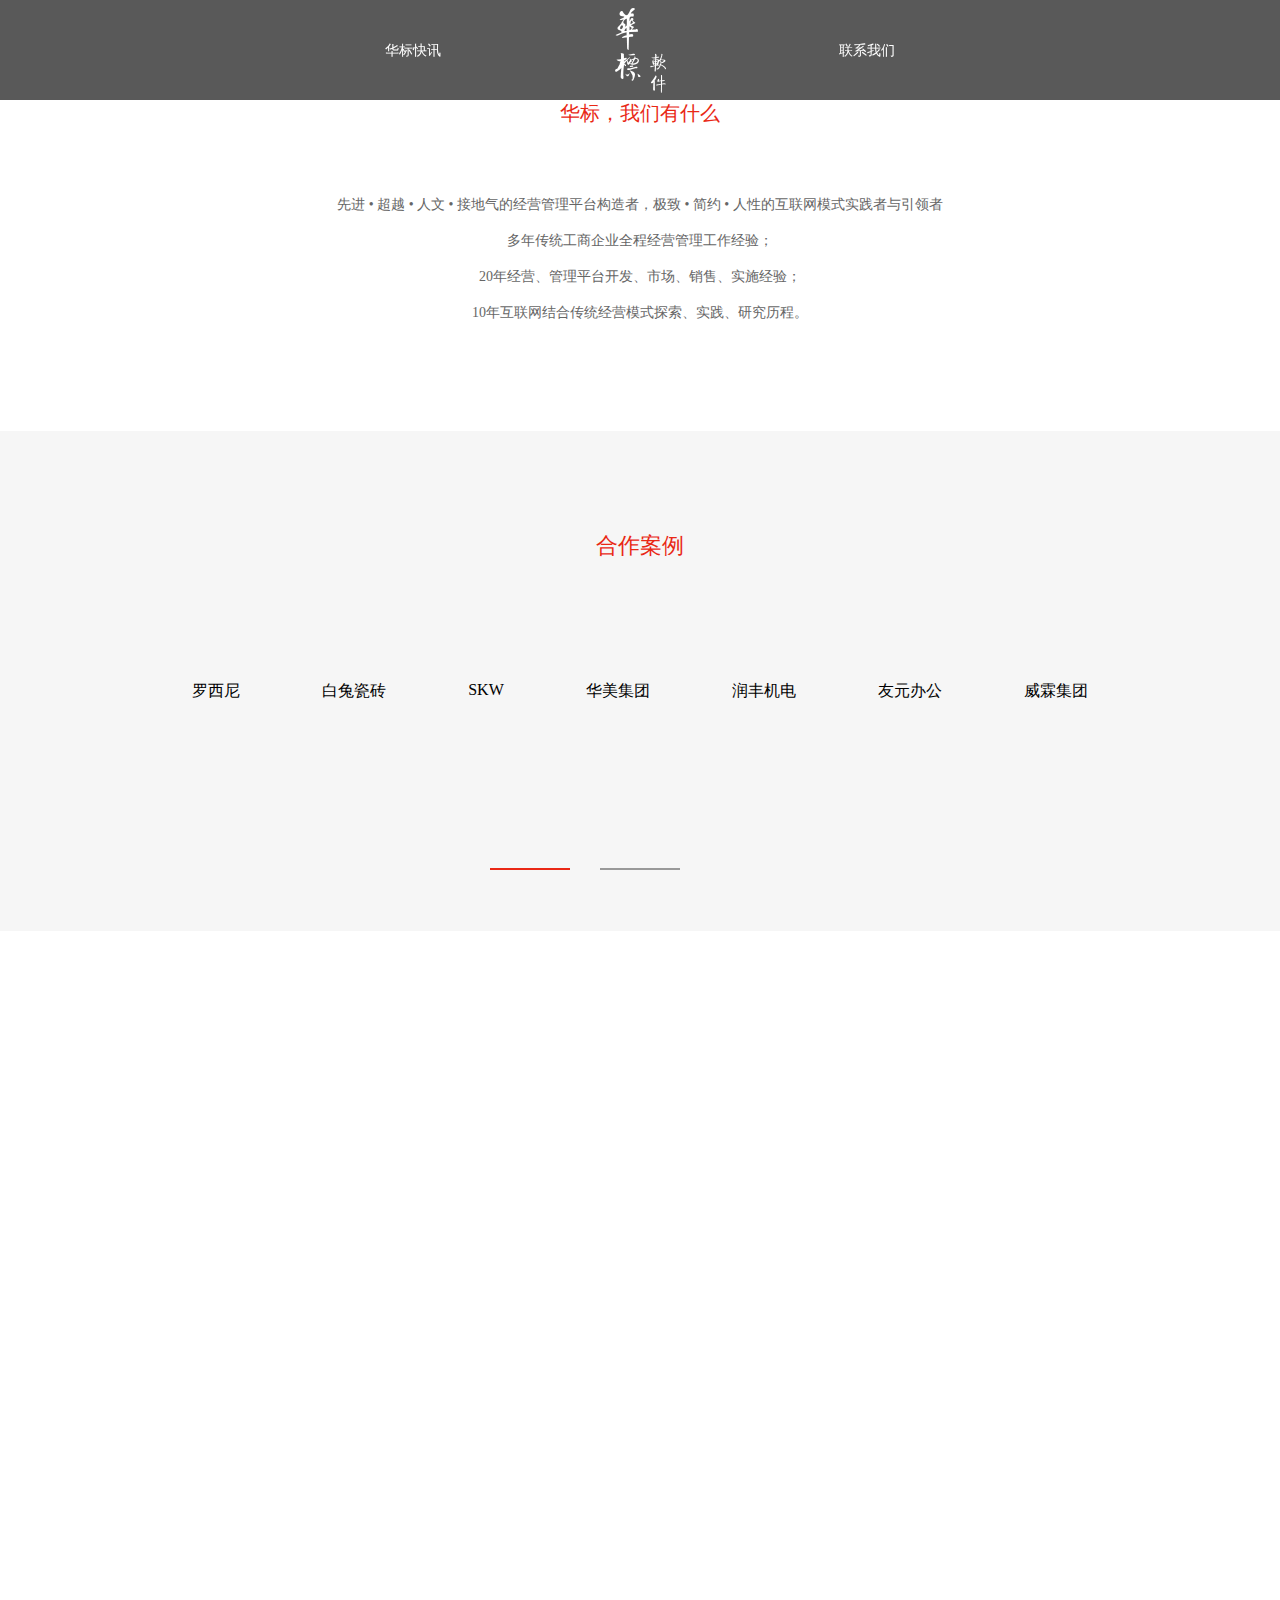
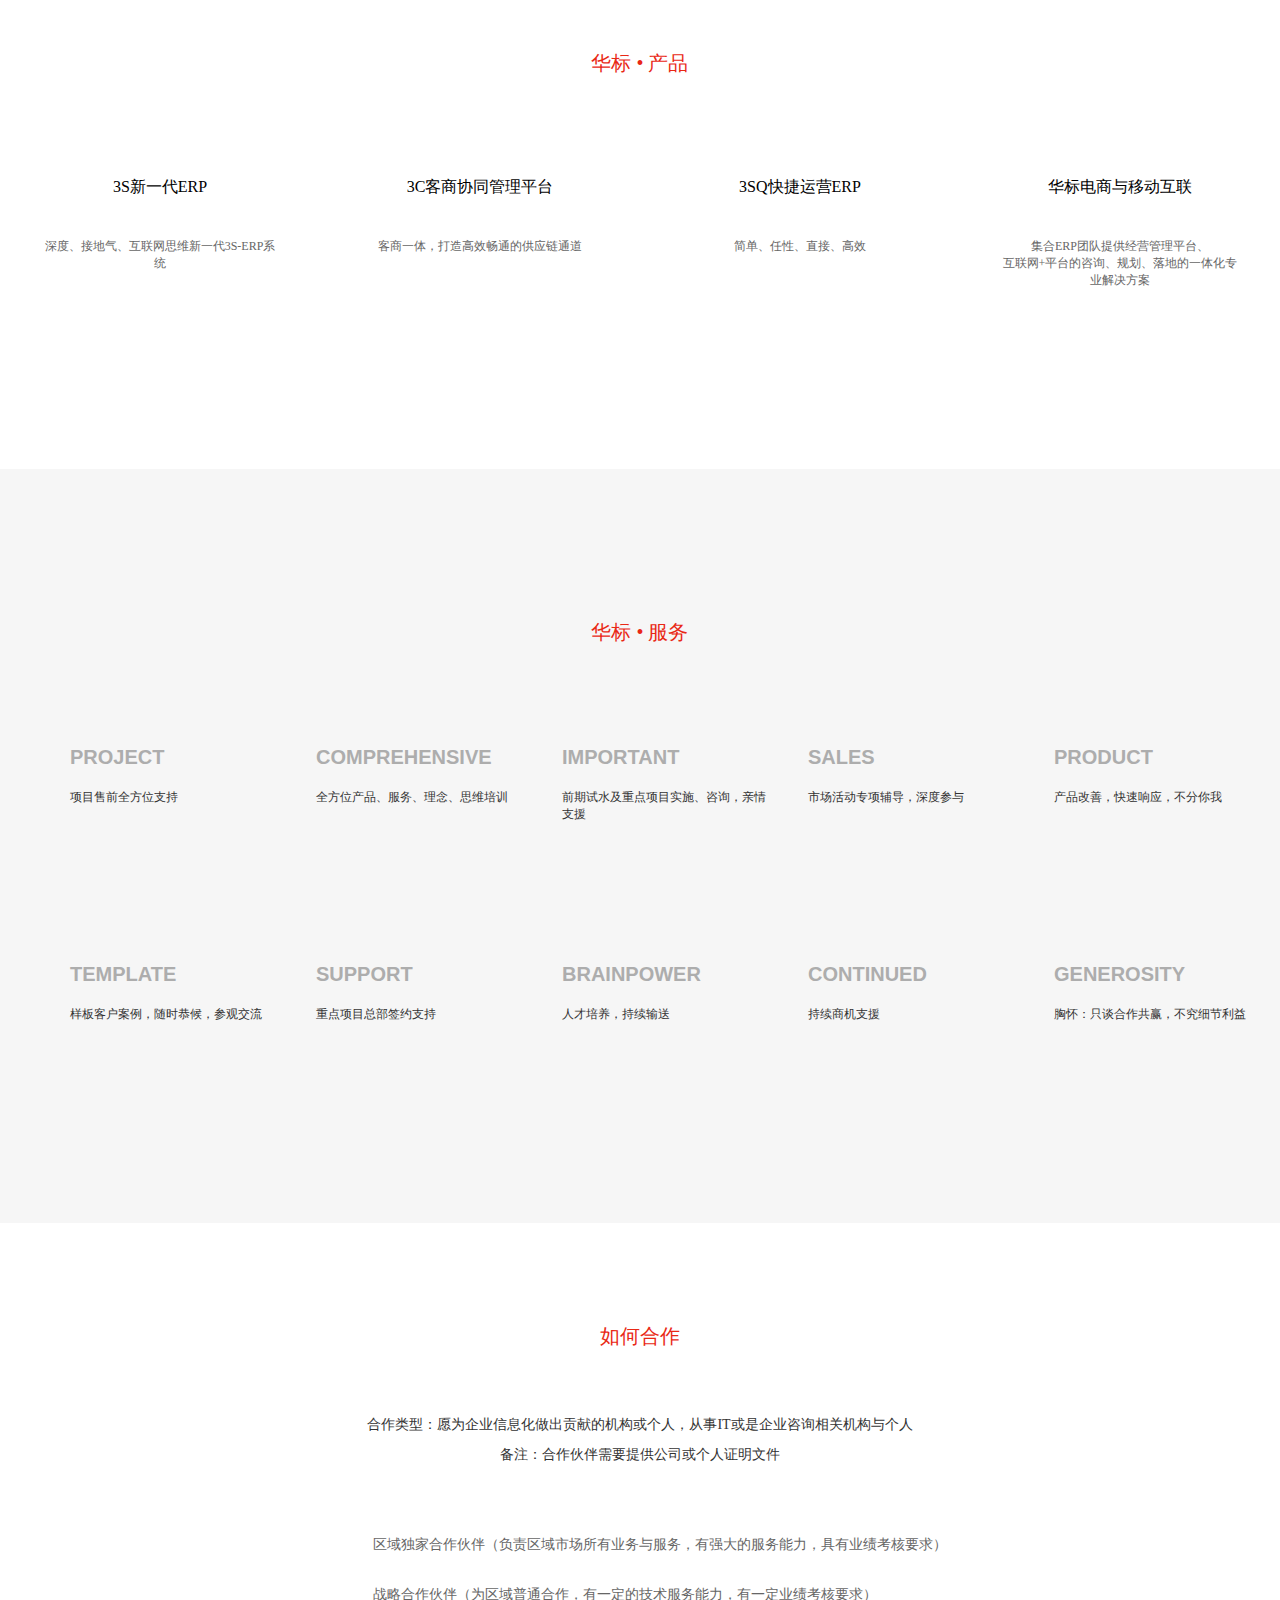
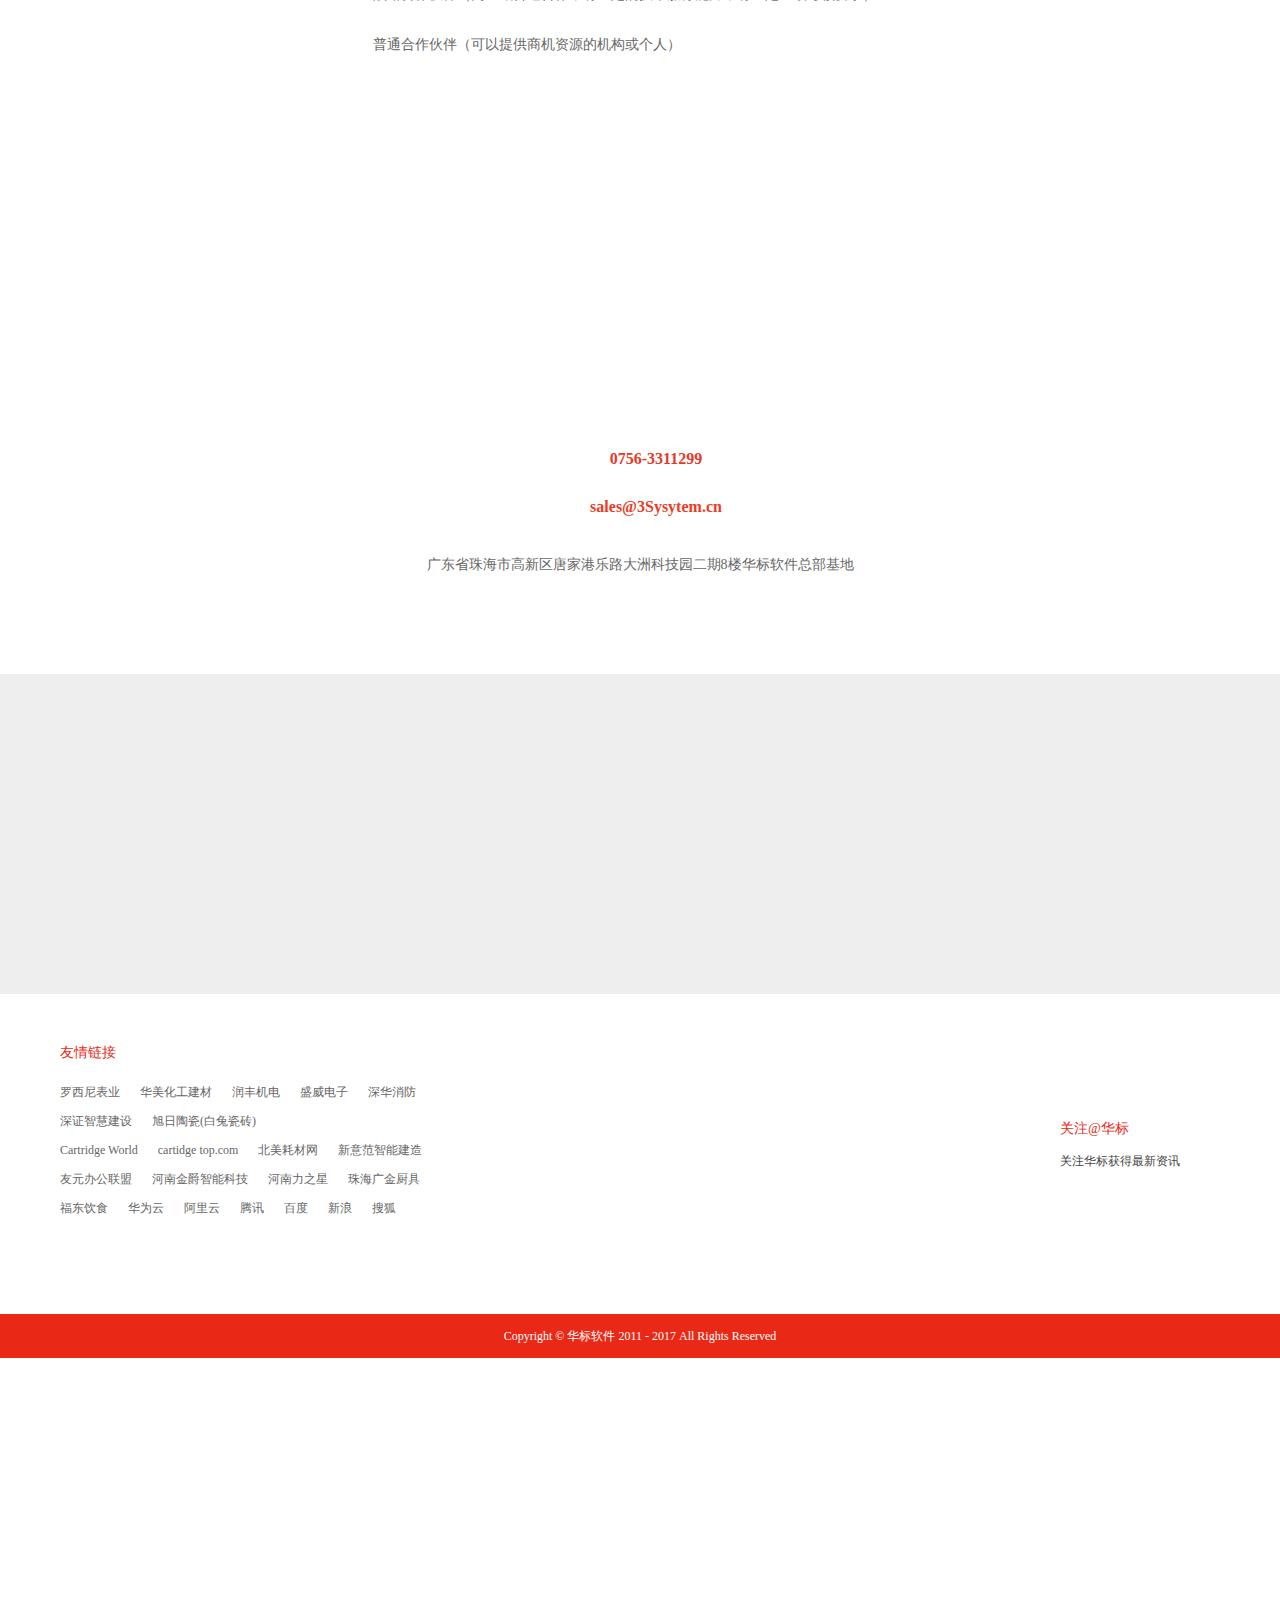
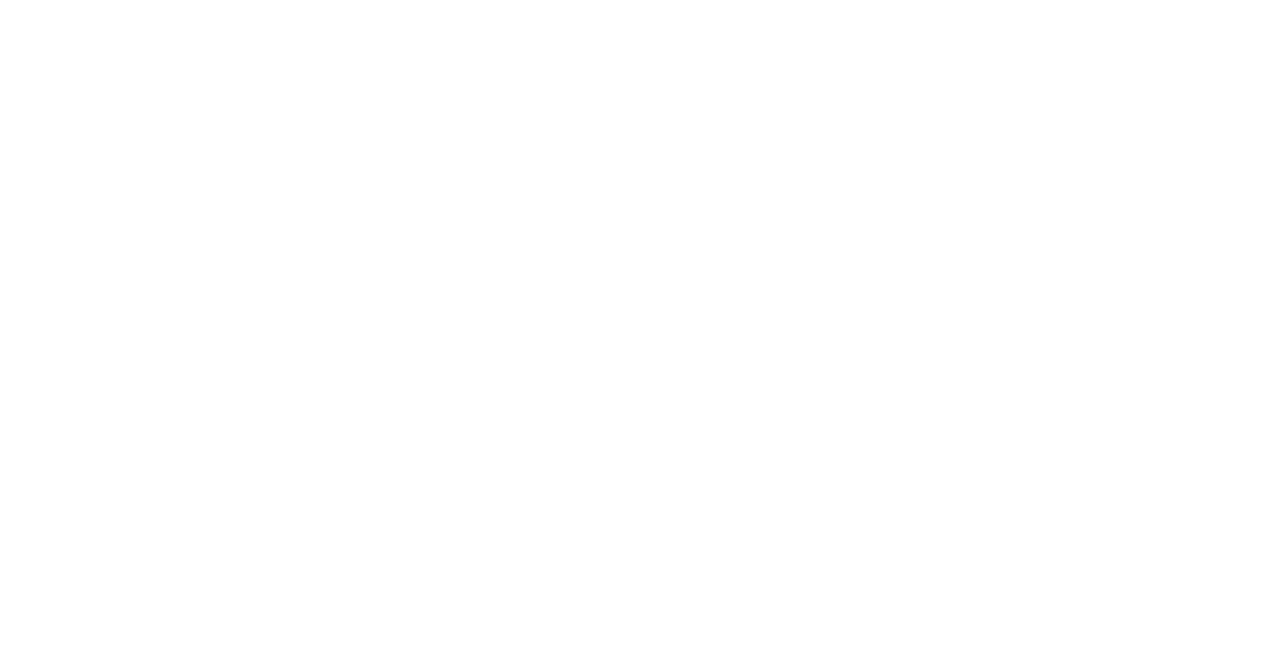
<file: main/recruit.html>
<!DOCTYPE html>
<html lang="zh_CN">
<head>
    <meta charset="UTF-8" />
    <meta name="renderer" content="webkit">
    <meta http-equiv="X-UA-Compatible" content="IE=edge">
    <meta name="viewport" content="width=device-width, user-scalable=no, maximum-scale=1.0, minimum-scale=1.0"/>
    <meta name="screen-orientation" content="portrait">
    <meta name="x5-orientation" content="portrait">
    <title>华标招募</title>
    <link rel="stylesheet" type="text/css" href="css/jquery.fullPage.css" />
    <link rel="stylesheet" type="text/css" href="css/public.css" />
    <link rel="stylesheet" type="text/css" href="css/recruit.css" />
    <script type="text/javascript" src="js/jquery-3.1.1.min.js"></script>
    <script type="text/javascript" src="js/jquery.fullPage.min.js"></script>
    <script src="js/hammer.min.js" type="text/javascript"></script>
    <script type="text/javascript" src="js/public.js"></script>
    <script type="text/javascript" src="js/recruit.js"></script>
</head>
<body >
    <div class="top-nav-bg clearboth " id="top-nav-bg">
        <div class="top-nav clearboth">
            <ul class="TN-l">
               <li><a href="list.html">华标快讯</a></li>
           </ul>
           <div class="logo-box">
                <a href="index.html"><img src="images/Top-Nav-logo.png" alt=""></a>
           </div>
           <ul class="TN-r">
                <li><a href="index.html#page10" id="top-nav-ContactUs">联系我们</a></li>                
           </ul>
           <ul class="TN-m">
               <li><a href="index.html#page3" id="top-nav-3S">3S-ERP</a></li>
               <li><a href="index.html#page2" id="top-nav-3e">3e-电商</a></li>
               <li><a href="index.html#page4" id="top-nav-3R">3R-新零售</a></li>
               <li><a href="index.html#page5" id="top-nav-newProduct">新意范智能制造</a></li>
           </ul>
           <a href="tel:07563311299"><img src="images/TN-tel-icon.png" alt="" class="TN-tel"/></a>
           <img src="images/TN-3lines.png" alt="" class="TN-3lines"/>
        </div>
    </div>
    <div id="fp-box" >     
        <div class="section page1 ">
            <dl>
                <li>
                    <div class="slide-box" >
                        <img src="images/recruit/p1-bg.jpg" alt="" />
                        <img src="images/recruit/p1-bg-m.jpg" alt="" class="p1-bg-m" />
                        <div class="p1text-box">
                            <h3>华标软件经营管理生态链伙伴招募计划</h3>
                            <p>先进 • 超越 • 人文 • 接地气的经营管理平台构造者</p>
                            <p>极致 • 简约 • 追求互联网思维的实践与引领者</p>
                            <p>携手 • 整合 • 创业 • 共赢，用链化思维引领华人企业经营管理的未来</p>
                        </div>
                    </div>
                </li>
            </dl>
            <div class="p1-bottom-box">
                <p>华标，聚焦经营管理平台及互联网+</p>
                <div class="p1-bottom-right"></div>
                <img src="images/tel-icon_03.png" height="23" width="26" alt="" />
                <span class="tel-num">0756-3311299</span>
            </div>
            <!-- <ol>
                <li><a href="javascript:void(null)"></a></li>
                <li><a href="javascript:void(null)"></a></li>
                <li><a href="javascript:void(null)"></a></li>
            </ol> -->
        </div>
        <div class="section page2 fp-auto-height">
            <div class="page-text-box">
                <h3>华标，我们有什么</h3>
                <p>先进 • 超越 • 人文 • 接地气的经营管理平台构造者，极致 • 简约 • 人性的互联网模式实践者与引领者</p>
                <p>多年传统工商企业全程经营管理工作经验；</p>
                <p>20年经营、管理平台开发、市场、销售、实施经验；</p>
                <p>10年互联网结合传统经营模式探索、实践、研究历程。</p>
            </div>
        </div>
        <div class="section page3 fp-auto-height" style="background:#f6f6f6 url('images/recruit/p3-bg.png') center center no-repeat; background-size:cover;">
            <div class="p3-box clearboth">
                <h3>合作案例</h3>
                <ul class="p3-ul clearboth">
                    <li class="current">
                        <ol>
                            <li><a href="#" target="_blank">罗西尼</a></li>
                            <li><a href="#" target="_blank">白兔瓷砖</a></li>
                            <li><a href="#" target="_blank">SKW</a></li>
                            <li><a href="#" target="_blank">华美集团</a></li>
                            <li><a href="#" target="_blank">润丰机电</a></li>
                            <li><a href="#" target="_blank">友元办公</a></li>
                            <li><a href="#" target="_blank">威霖集团</a></li>
                        </ol>
                    </li>
                    <li>
                        <ol>
                            <li><a href="#" target="_blank">罗西尼2</a></li>
                            <li><a href="#" target="_blank">白兔瓷砖2</a></li>
                            <li><a href="#" target="_blank">SKW2</a></li>
                            <li><a href="#" target="_blank">华美集团2</a></li>
                            <li><a href="#" target="_blank">润丰机电2</a></li>
                            <li><a href="#" target="_blank">友元办公2</a></li>
                            <li><a href="#" target="_blank">威霖集团2</a></li>
                        </ol>
                    </li>
                </ul>
                <div class="p3-ul-m-box">
                    <ul class="p3-ul-m">
                        <li class="current">
                            <ol>
                                <li><a href="#" target="_blank">罗西尼</a></li>
                                <li><a href="#" target="_blank">白兔瓷砖</a></li>
                                <li><a href="#" target="_blank">SKW</a></li>
                                <li><a href="#" target="_blank">华美集团</a></li>
                            </ol>
                        </li>
                        <li>
                            <ol>
                                <li><a href="#" target="_blank">润丰机电</a></li>
                                <li><a href="#" target="_blank">友元办公</a></li>
                                <li><a href="#" target="_blank">威霖集团</a></li>
                            </ol>
                        </li>
                    </ul>
                </div>
                <dl>
                    <dd class="current"></dd>
                    <dd></dd>
                </dl>
            </div>
        </div>
        <div class="section page4" style="background:url('images/recruit/p4-bg.jpg') center center no-repeat; background-size:cover;">
            <div class="page-text-box">
                <h3>加入华标软件生态链，能为阁下带来什么</h3>
                <p>意味着一起携手各行业领先者共同见证经营管理平台升级及互联网+转型的奇迹</p>
                <p>华标新一代智慧接地气ERP带来的产品、服务、市场模式的无尽惊喜</p>
                <p>一起见证：华标专业、精彩无限的经营管理平台与互联网+思维及模式，引领华人企业经营管理的未来</p>
                <p>参与产品改善计划，深度规划共同的理想</p>
                <p>业绩倍增计划，快速赢取白富美走向人生巅峰</p>
                <p>为市场、客户带来持续惊喜</p>
                <p>全方位的创业指导服务，尽情发挥各自所长</p>
            </div>
        </div>
        <div class="section page5 fp-auto-height">
            <div class="page-box">
                <h3>华标 • 产品</h3>
                <ul class="clearboth">
                    <li>
                        <dl>
                            <dt>3S新一代ERP</dt>
                            <dd>深度、接地气、互联网思维新一代3S-ERP系统</dd>
                        </dl>
                    </li>
                    <li>
                        <dl>
                            <dt>3C客商协同管理平台</dt>
                            <dd>客商一体，打造高效畅通的供应链通道</dd>
                        </dl>
                    </li>
                    <li>
                        <dl>
                            <dt>3SQ快捷运营ERP</dt>
                            <dd>简单、任性、直接、高效</dd>
                        </dl>
                    </li>
                    <li>
                        <dl>
                            <dt>华标电商与移动互联</dt>
                            <dd>集合ERP团队提供经营管理平台、<br>互联网+平台的咨询、规划、落地的一体化专业解决方案</dd>
                        </dl>
                    </li>
                </ul>
            </div>
        </div>
        <div class="section page6 fp-auto-height">
            <div class="page-box">
                <h3>华标 • 服务</h3>
                <ul class="clearboth">
                    <li>
                        <dl>
                            <dt>PROJECT</dt>
                            <dd>项目售前全方位支持</dd>
                        </dl>
                    </li>
                    <li>
                        <dl>
                            <dt>COMPREHENSIVE</dt>
                            <dd>全方位产品、服务、理念、思维培训</dd>
                        </dl>
                    </li>
                    <li>
                        <dl>
                            <dt>IMPORTANT</dt>
                            <dd>前期试水及重点项目实施、咨询，亲情支援</dd>
                        </dl>
                    </li>
                    <li>
                        <dl>
                            <dt>SALES</dt>
                            <dd>市场活动专项辅导，深度参与</dd>
                        </dl>
                    </li>
                    <li>
                        <dl>
                            <dt>PRODUCT</dt>
                            <dd>产品改善，快速响应，不分你我</dd>
                        </dl>
                    </li>
                </ul>
                <ul class="clearboth">
                    <li>
                        <dl>
                            <dt>TEMPLATE</dt>
                            <dd>样板客户案例，随时恭候，参观交流</dd>
                        </dl>
                    </li>
                    <li>
                        <dl>
                            <dt>SUPPORT</dt>
                            <dd>重点项目总部签约支持</dd>
                        </dl>
                    </li>
                    <li>
                        <dl>
                            <dt>BRAINPOWER</dt>
                            <dd>人才培养，持续输送</dd>
                        </dl>
                    </li>
                    <li>
                        <dl>
                            <dt>CONTINUED</dt>
                            <dd>持续商机支援</dd>
                        </dl>
                    </li>
                    <li>
                        <dl>
                            <dt>GENEROSITY</dt>
                            <dd>胸怀：只谈合作共赢，不究细节利益</dd>
                        </dl>
                    </li>
                </ul>
            </div>
        </div>
        <div class="section page7 fp-auto-height">
            <div class="page-text-box">
                <h3>如何合作</h3>
                <p>合作类型：愿为企业信息化做出贡献的机构或个人，从事IT或是企业咨询相关机构与个人</p>
                <p>备注：合作伙伴需要提供公司或个人证明文件</p>
                <style type="text/css">
                    .page7 .page-text-box ul li{
                        background-image:  url('images/recruit/tick.png') no-repeat;
                    }
                    .page7 ol li:not(:nth-last-of-type(1))::after{
                        content:"";
                        display:block;
                        float: right;
                        width: 18px;
                        height: 120px;
                        background-image: url('images/recruit/p7-arrow.png') no-repeat;
                    }
                </style>
                <ul>
                    <li>区域独家合作伙伴（负责区域市场所有业务与服务，有强大的服务能力，具有业绩考核要求）</li>
                    <li>战略合作伙伴（为区域普通合作，有一定的技术服务能力，有一定业绩考核要求）</li>
                    <li>普通合作伙伴（可以提供商机资源的机构或个人）</li>
                </ul>
                 <ol>
                    <li><p>意向洽谈</p></li>
                    <li><p>设定目标</p></li>
                    <li><p>签署协议</p></li>
                    <li><p>共襄盛举</p></li>
                </ol>
                <a href="images/recruit/p7-flowchart-m.png" class="p7-flowchart"><img src="images/recruit/p7-flowchart-m.png" alt="" /></a>
                <a href="javascript:void(null)" id="myPage10" style="display:inline-block; width:0; height:0; visibility:hidden; "></a>
            </div>
        </div>
        <div class="section fp-auto-height page10" >
            <div class="contact-box">
                <h4><img src="images/contact-tel.gif" alt="" />&nbsp;<a href="tel:07563311299" style="color:#e73928; cursor:auto;">0756-3311299</a></h4>
                <h4><img src="images/contact-email.gif" alt="" />&nbsp;sales@3Sysytem.cn</h4>
                <div class="locate-mark"><img src="images/locate-mark.png" alt="" /></div>
                <p>广东省珠海市高新区唐家港乐路大洲科技园二期8楼华标软件总部基地</p>
                <div class="p10-qr"><img src="images/footer-qrcode.jpg" alt="" /></div>
            </div>           
        </div>
        <div class="section fp-auto-height page11">
            <div class="map-box clearboth" id="map-box">
                <div id="map"></div>
                <div id="mapstop"></div>
            </div>


            <div class="footer">
                <div class="footer-l-box">
                    <div class="footer-left clearboth">
                        <h4>友情链接</h4>
                        <ul>
                            <li><a href="http://www.rossini.com.cn/">罗西尼表业</a></li>
                            <li><a href="http://www.hbhuamei.com/">华美化工建材</a></li>
                            <li><a href="http://runfeng66.jdol.com.cn/">润丰机电</a></li>
                            <li><a href="http://szswxf.dzsc.com/">盛威电子</a></li>
                            <li><a href="http://www.gdsh119.com/">深华消防</a></li>
                            <li><a href="http://www.zhihuijianshe.com/col.jsp?id=104">深证智慧建设</a></li>
                            <li><a href="http://www.baitu.cc/">旭日陶瓷(白兔瓷砖)</a></li>
                            <li><a href="http://www.cartridgeworldmiddleton.com/">Cartridge World</a></li>
                            <li><a href="http://www.cartridgetop.com/">cartidge top.com</a></li>
                            <li><a href="#">北美耗材网</a></li>
                            <li><a href="#">新意范智能建造</a></li>
                            <li><a href="http://q6080933.cn.tonbao.com/">友元办公联盟</a></li>
                            <li><a href="http://www.jinjuewatch.com/">河南金爵智能科技</a></li>
                            <li><a href="http://www.hnlzx.cn/">河南力之星</a></li>
                            <li><a href="http://10005070256.ce.c-c.com/">珠海广金厨具</a></li>
                            <li><a href="http://16403146.1024sj.com/">福东饮食</a></li>
                            <li><a href="www.hicloud.com/">华为云</a></li>
                            <li><a href="https://www.aliyun.com/">阿里云</a></li>
                            <li><a href="https://www.tencent.com/zh-cn/index.html ">腾讯</a></li>
                            <li><a href="https://www.baidu.com/">百度</a></li>
                            <li><a href="http://www.sina.com.cn/">新浪</a></li>
                            <li><a href="http://www.sohu.com/">搜狐</a></li>
                        </ul>
                    </div>
                </div>
                
                <img class="footer-logo" src="images/p10-footer-logo.jpg" alt="" />
                <div class="footer-r-box">
                    <h4>关注@华标</h4>
                    <p>关注华标获得最新资讯</p>
                    <img src="images/footer-qrcode.jpg" alt="" />
                </div>
            </div>

            <div class="copyright">
                <p>Copyright &copy; 华标软件 2011 - 2017 All Rights Reserved</p>
            </div>
        </div>
    </div>
    <!-- 引入百度地图 -->
   <script type="text/javascript" src="js/baidumap.js"></script>
</body>
</html>
</file>
<file: 3e/css/public.css>
@charset "utf-8";
*{margin: 0;padding: 0;list-style:none;}
*{
    font-family: "Microsoft Yahei", "微软雅黑", "宋体";
}
img{
    border:none;
}
a{
    text-decoration: none;
}

/* 通用类 */
.clearboth::after{
    content:"";
    display: block;
    width: 0;
    height: 0;
    visibility: hidden;
    clear:both;
}
.page-center{
    width:62.5%;
    min-width: 1000px;
    margin: 0 auto;
}
.fl-l{
    float: left;
}
.fl-r{
    float: right;
}

#fp-nav ul li a span, .fp-slidesNav ul li a span{
    background-color: #eee;
    border: 1px solid #999;
}
#fp-nav ul li a.active span, .fp-slidesNav ul li a.active span{

}
.superRed{
    color:red;
    vertical-align: super;
}

/*PC样式*/
@media screen and (min-width:1024px){
    /* 顶部栏 */
    .top-nav-bg{
        width: 100%;
        min-width: 1200px;
        height: 108px;
        background-color: rgba(0,0,0,0.8);
        position:fixed;
        top: 0;
        left: 0;
        z-index:99;
        transition:all .5s;
    }
    .top-nav{
        position:relative;
    }
    .top-nav ul{
        width:43%;
        min-width:400px;
    }
    .top-nav ul li{
        width: 33.3%;
        float: left;
        height:108px;
        line-height: 108px;
    }
    .top-nav a{
        text-decoration: none;
        color:#fff;  
        transition:font-size .2s;
        font-size:14px;
        transition:all .5s;
    }
    .top-nav a:hover{
        color:#fff;
        font-size:16px;
    }
    .top-nav a:hover{
        padding-bottom:10px;
        border-bottom: 2px solid #FFF;
    }
    .top-nav ul li.current a{
        padding-bottom:10px;
        font-size:16px;
        border-bottom: 2px solid #FFF;
    }
    .top-nav .TN-tel{
        display:none;
    }
    .top-nav .TN-3lines{
        display:none;
    }
    .top-nav .TN-l{
        float: left;
        text-align: center;
    }
    .top-nav .TN-r{
        float: right;
        text-align: center;
    }
    .logo-box{
        width: 250px;
        height: 108px;
        position:absolute;
        top: 0;
        left: 50%;
        transform:translateX(-50%);
        -ms-transform: translateX(-50%);
        background:url('../images/homepage-logo1.png') no-repeat center center;
        box-sizing: border-box;
        transition:all .5s;
        cursor:pointer;
    }
    .logo-box a{
        display:inline-block;
        width: 100%;
        height: 100%;
        border: none;
    }
    .top-nav-bg .top-qr{
        position:absolute;
        right: 30px;
        top: 50%;
        margin-top: -16px;
        cursor:pointer;
        box-shadow:0 0 2px 0 rgba(0,0,0,.5);
        border: 2px solid #FFF;
    }
    .top-nav-bg .top-qr-big{
        display:none;
        opacity: 0;
        width: 123px;
        height: 123px;
        position:absolute;
        right:30px;
        top:100%;
        background:#000 url('../images/footer-qrcode.jpg') center center no-repeat;
        background-size: contain;
    }
    .top-nav-bg2{
        height: 72px;
        background-color: #fff;
        border: 1px solid #ccc;
    }
    .top-nav-bg2 .top-nav ul li{
        height: 72px;
        line-height: 72px;
    }
    .top-nav-bg2 .top-nav a{
        color:#000;
    }
    .top-nav-bg2 .top-nav a:hover{
        color:#e92815;
    }
    .top-nav-bg2 .top-nav a:hover{
        padding-bottom:10px;
        border-bottom: 2px solid #e92815;
    }
    .top-nav-bg2 ul li.current a{
        padding-bottom:10px;
        font-size:16px;
        color:#e92815;
        border-bottom: 2px solid #e92815;
    }
    .top-nav-bg2 .logo-box{
        height: 72px;
        background: url('../images/homepage-logo2.png') center center no-repeat;
    }
    .top-nav-bg2 .logo-box a:hover,.top-nav-bg .logo-box a:hover{
        border-bottom: none;
    }

    /* Banner盒子 */
    .banner-box-540{
        width: 100%;
        height: 540px;
        background: #000 url('../images/list/banner01.jpg') no-repeat center center;
        background-size:cover;
    }

    /* 底部栏 */
    .footer{
        width: 100%;
        height: 320px;
        background-color: #f6f6f6;
        overflow:hidden;
        position:relative;
        background:  url('../images/footer-bg1.gif') center center no-repeat;
        background-size:cover;
    }
    .footer-l-box{
        width: 50%;
        height: 100%;
    }
    .footer .footer-left{
        padding-left: 60px;
        margin-top: 50px;
        text-align: left;
        float: right;
        margin-right: 150px;
    }
    .footer-left h4{
        color:#e92816;
        font-size:14px;
        font-weight:normal;
        margin-bottom: 15px;
    }
    .footer-left ul{
        width: 100%;
        display:block;
    }
    .footer-left ul::after{
        content:"";
        display: block;
        width: 0;
        height: 0;
        visibility: hidden;
        clear:both;   
    }
    .footer-left ul li{
        float: left;
        margin-right: 20px;
        padding:5px 0;
    }
    .footer-left ul li:hover a{
        color:#e92816;
    }
    .footer-left ul li:nth-last-of-type(1){
        margin: 0;
    }
    .footer-left ul li:nth-of-type(7),.footer-left ul li:nth-of-type(8),.footer-left ul li:nth-of-type(13),.footer-left ul li:nth-of-type(14)，.footer-left ul li:nth-of-type(7){
        display:block;
        clear:both;
    }
    .footer-left ul li:nth-of-type(8){
        display:block;
        clear:both;
    }
    .footer-left ul li a{
        font-size:12px;
        color:#666;
    }
    .footer-logo{
        position:absolute;
        left: 50%;
        top: 50%;
        margin-left: -37px;
        margin-top: -65px;
    }
    .footer-r-box{
        position:absolute;
        right: 100px;
        top: 50%;
        transform:translate(0, -50%);
        -ms-transform:translate(0, -50%);
        text-align: left;
    }
    .footer-r-box h4{
        color:#e92816;
        font-size:14px;
        font-weight:normal;
        margin-bottom: 15px;
    }
    .footer-r-box p{
        color:#464646;
        font-size:12px;
    }
    .footer-r-box img{
        width: 120px;
        height:auto;
    }

    .copyright{
        width: 100%;
        height: 44px;
        line-height: 44px;
        background-color: #e92816;
        font-size:12px;
        color:#FFF;
        text-align: center;
    }
    .copyright img{
        width: 12px;
        height:auto;
        line-height: 44px;
    }
}/*@media>1024*/


/*手机样式*/
@media screen and (max-width: 1024px){
    .page-center{
        box-sizing:border-box;
    }

    /* 顶部栏 */
    #top-nav-bg{
        height: 60px;
        width: 100%;
        position:absolute;
        left: 0;
        top: 0;
        z-index:9;
        box-sizing:border-box;
        background-color: rgba(0,0,0,0.8);
        overflow:hidden;

    }
    .top-nav{
        width: 100%;
        height: 100%;
    }
    .top-nav .logo-box{
        width:22%;
        max-width: 160px;
        height: 60px;
        position:absolute;
        left: 50%;
        top:0;
        transform:translateX(-50%);
        -ms-transform:translateX(-50%);
        background:url('../images/homepage-logo1.png') no-repeat center center;
        background-size:contain;
        box-sizing: border-box;
    }
    .top-nav .logo-box a{
        display:inline-block;
        width: 100%;
        height: 100%;
    }
    .top-nav ul{
        display:none;
        position:absolute;
        top: 90px;
        left:0;
        width: 100%;
        box-sizing: border-box;
        padding:0 40px;
    }
    .top-nav ul li{
        height: 45px;
        line-height: 40px;
        border-bottom: 1px solid #666;
    }
    .top-nav ul li a{
        color:#fff;
        font-size:14px;
        width: 100%;
        display:inline-block;
    }
    .top-nav ul.TN-l{
        
    }
    .top-nav ul.TN-l li:first-of-type{
        display:none;
    }
    .top-nav ul.TN-r{
        top: 180px;
    }
    .top-nav .TN-tel{
        display:block;
        width:20px;
        height:auto;
        position:absolute;
        right:20px;
        top: 20px;
    }
    .top-nav .TN-3lines{
        display:block;
        width: 20px;
        height:auto;
        position:absolute;
        left: 20px;
        top: 24px;
    }
    #top-qr{
        display:none;
    }
    .top-qr-big{
        display:none;
        width:30%;
        max-width: 150px;
        height: auto;
        position:absolute;
        bottom:50px;
        left: 50%;
        transform:translateX(-50%);
        -ms-transform:translateX(-50%);
        background:#000 url('../images/footer-qrcode.jpg') center center no-repeat;
        background-size: contain;
    }

    /* 底部栏 */
    .footer{
        display:none;
    }

    .copyright{
        width: 100%;
        height: 24px;
        line-height: 24px;
        background-color: #e92816;
        font-size:12px;
        color:#FFF;
        text-align: center;
        margin: 0 auto;
    }
    .copyright img{
        width: 12px;
        height:auto;
        line-height: 24px;
        transform:translateY(2px);
    }
}/*@media<1024*/
</file>
<file: 3e/css/index.css>
@charset "utf-8";

/*Index侧边Fixed按钮*/
.side-btn-box{
    width: 40px;
    height:85px;
    position: fixed;
    right: 20px;
    top: 70%;
    margin-top:-40px;
    z-index:9;
}
.side-btn-box a{
    display:inline-block;
    width: 40px;
    height: 40px;
    background-color: rgba(0, 0, 0, 0.4);
    text-align: center;
    line-height: 40px;
    overflow:hidden;
}
.side-btn-box a img{
    vertical-align: middle;
}
.side-btn-box a:hover{
    background-color: rgba(233, 40, 21, 0.7);
}
.side-btn-box .go-top{
    margin-bottom: 5px;
}


/* 第一页 */
.p1-bottom-box{
    width: 1200px;
    height: 78px;
    position:absolute;
    bottom:48px;
    left: 50%;
    margin-left:-600px;
    background-color: rgba(255, 255, 255, 0.8);
    text-align: center;
    line-height: 78px;
    z-index: 2;
}
.p1-bottom-box p span{
    color:#dd3e3b;
    font-size:18px;
}
.p1-bottom-box .m-p{
    display:none;
}
.p1-bottom-box img{
    position:absolute;
    right:50px;
    top:50%;
    margin-top: -11px;
    transition:all .5s;
    -ms-transition:all .5s;
}
.p1-bottom-box img.current{
    opacity:0;
    transform:translateX(-100%);
    -ms-transform:translateX(-100%);
}
.p1-bottom-box span.tel-num{
    color:#333;
    font-size:14px;
    position:absolute;
    right:50px;
    top:50%;
    transform:translate(100%,-50%);
    -ms-transform:translate(100%,-50%);
    opacity:0;
    transition:all .5s;
    -ms-transition:all .5s;
}
.p1-bottom-right{
    position:absolute;
    right:0px;
    top: 0;
    width: 200px;
    height: 78px;
    z-index:2;
}
.page1 .slide{
    /* cursor:pointer; */
}
.page1 .slide .banner-title-box{
    position:absolute;
    width:33%;
    top: 50%;
    left:50%;
    transform:translate(-50%, -50%);
    -ms-transform:translate(-50%, -50%);
}
.page1 .slide .banner-title-box img{
    width: 100%;
    height:auto;
    transition:all 1.2s;
    -ms-transition:all 1.2s;
}
.page1 .slide .banner-title-box img.one-N-two{
    display:block;
    width: 60%;
    transform:translateX(-10%);
    -ms-transform:translateX(-10%);
    opacity:.0;
    margin: 0 auto 20px auto;
}
.page1 .slide .banner-title-box-m{
    display:none;
}
.huabiao3e{
    transform:scale(0.7);
    -ms-transform:scale(0.7);
    opacity:.0;
}

/* 第二页 */
.page2-5{
    display:none;
}
.p2-box{
    width: 100%;
    height: 100%;
    position:relative;
    overflow:hidden;

}
.p2-slogan{
    position:absolute;
    right:100px;
    top:22%;
}
.p2-slogan p{
    font-size:12px;
    font-weight:bold;
    color:#333;
}
.p2-slogan p span{
    color:#e92815;
    font-size:16px;
}
.p2-slogan p span i{
    font-style:normal;
    font-size:16px;
}
.p2-slogan button{
    display:none;
}
/*p2按钮开始*/
/* .p2-box ol{
    position:absolute;
    bottom:100px;
    left:50%;
    transform:translate(-50%, 0);
    background-color: #fff;
}
.p2-box ol li{
    width:30px;
    height: 30px;
    float: left;
    margin-right: 20px;
    border-radius: 50%;
    background-color: #fff;
    border: 1px solid #000;
    text-align: center;
    line-height: 30px;
    cursor:pointer;
} */
/*p2按钮结束*/
.p2-box .m-slide-box{
    display:none;
}
.p2-box .slide-box{
    width: 100%;
    height:80%;
    padding:0 40px;
    box-sizing: border-box;
    position:absolute;
    top: 50%;
    transform:translateY(-35%);
    -ms-transform:translateY(-35%);
    /* overflow:hidden; */
}
.p2-box .slide-box .white-block{
    position:absolute;
    left: 0;
    top: 0;
    height: 100%;
    width: 40px;
    background-color: #fff;
    z-index:2;
}
.p2-box .slide-box ul{
    width:300%;
    height:auto;
    position:relative;
    left:0;
    top: 80px;
}
.p2-box .slide-box ul li{
    width:6.6%;
    float: left;
    padding-right: 20px;
    box-sizing:border-box;
    transition:transform .3s;
    transition:transform .3s;
    -ms-transition:transform .3s;
    -moz-transition:transform .3s;
    -webkit-transition:transform .3s;
    -o-transition:transform .3s;
}
.p2-liIn{
    width: 100%;
    height:auto;
    background-color: #fff;
    box-shadow: 0 3px 2px 0px rgba(0, 0, 0, 0.2);
    box-sizing:border-box;
    cursor:pointer;
}
.p2-liIn:hover{
    transform:scale(1.02);
    -ms-transform:scale(1.02);
    transition:transform .5s;
    -ms-transition:transform .5s;
}
.p2-box .slide-box ul li.current{
    transform:scale(1.5);
    -ms-transform:scale(1.5);
    position:relative;
    z-index:2;
}
.p2-box .slide-box ul li.current .p2-liIn{
    box-shadow: 0 0px 8px 1px rgba(0, 0, 0, 0.2);
}
.p2-box .slide-box ul li.current .p2-text b,.p2-box .slide-box ul li.current .p2-text p,.p2-box .slide-box ul li.current .p2-text h5{
        color:#e92815;
        transform:scale(0.8);
        -ms-transform:scale(0.8);
}

.p2-box .slide-box ul li img{
    width: 100%;
    height:auto;
}
.p2-box .slide-box .p2-text{
    text-align: center;
    padding:10px 6px;
    background-color: #fff;
    height:50px;
}
.p2-box .slide-box .p2-text b{
    font-size:12px;
    color:#000;
    text-align: left;
    margin-left:-10px;
}
.p2-box .slide-box .p2-text p{
    font-size:12px;
    color:#333;
    display:inline-block;
}
.p2-box .slide-box .p2-text h5{
    font-weight:normal;
    margin-top: 5px;
}
.p2-box ol{
    display:none;
}

/* 第三页 */
.page3{
    background: #fff url('../images/p3-bg1.gif') right bottom no-repeat;
    background-size:contain;
}
.p3-list{
    position:relative;
    height: 100%;
    width: 50%;
    float: left;
}
.p3-list ul{
    position:absolute;
    top:50%;
    left:160px;
    transform:translate(0, -50%);
    -ms-transform:translate(0, -50%);
    z-index:9;
    
}
.p3-list li{
    margin:18px 0;
    color:#666;
    cursor:pointer;
    font-size:14px;
    /* transition:all .5s ease; */
    font-size:14px;
}
.p3-list li::before{
    content:"";
    display:inline-block;
    vertical-align: middle;
    width: 6px;
    height: 6px;
    border-radius: 50%;
    background-color: #f6f6f6;
    margin-right: 10px;
    border: 1px solid #999;
    transition:all .5s;
}
.p3-list li.current{
    color:red;
    font-size:16px;
    z-index:-1;
}
.p3-list li.current::before{
    content:"";
    vertical-align: middle;
    display:inline-block;
    width: 8px;
    height: 8px;
    border-radius: 50%;
    background-color:red;
    margin-right: 10px;
    border: none;
    transition:all .5s;
}
.p3-line{
    width: 1px;
    height: 100%;
    background-color: #ddd;
    position:absolute;
    top: 0;
    left: 163px;
}
.p3-divide{
    width: 50%;
    height: 100%;
    float: right;
    position:relative;
}
.p3-divide .p3-title{
    position:absolute;
    top:200px;
    right:200px;
    text-align: right;
    transform:translate(0,0);
    -ms-transform:translate(0,0);
}
.p3-divide .p3-title dt{
    font-size:28px;
    color:#666;
    margin-bottom: 20px;
}
.p3-divide .p3-title dd{
    font-size:14px;
    color:#666;
}
.p3-divide .p3-title h4{
    font-size:24px;
    color:#e73928;
    font-weight:normal;
    margin-top:10px;
    margin-bottom:80px;
}
.p3-divide .p3-title h4 i{
    font-style:normal;
    font-size:12px;
}
.p3-divide .p3-title h4 a{
         color:#e73928;
         text-decoration: none;
         font-weight:normal;
         font-size:14px;
         cursor:auto;
    }
.p3-divide ol li{
    position:absolute;
    opacity:0;
    transition:all 1s;
    width:100%;
}
.p3-content{
    position:absolute;
    top: 50%;
    right:200px;
    text-align: right;

}
.p3-divide ol li.show{
    z-index:2;
    opacity:1;
}
.p3-content h3{
    font-weight:normal;
    font-size:24px;
    padding:5px 0;
    line-height: 36px;
}
.p3-content .p3-icons{
    margin-top: 30px;
}
.p3-divide ul.p3-nav{
    display:none;
}

/* 第四页 */
.page4{
    background: #fff url('../images/p4-bg1.gif') left bottom no-repeat;
    background-size:contain;
}
.p4-list{
    height: 100%;
    width: 50%;
    float: right;
}
.p4-list ul{
    left:initial;
    right: 160px;
}
.p4-list li{
    text-align: right;
}
.p4-list li::before{
    content:"";
    display:inline-block;
    width: 0px;
    height: 0px;
    visibility:hidden;
}
.p4-list li.current::before{
    content:"";
    display:inline-block;
    width: 0px;
    height: 0px;
    visibility:hidden;
}
.p4-list li::after{
    content:"";
    display:inline-block;
    width: 6px;
    height: 6px;
    border-radius: 50%;
    background-color: #f6f6f6;
    border: 1px solid #999;
    margin-left: 10px;
}
.p4-list li.current::after{
    content:"";
    display:inline-block;
    width: 8px;
    height: 8px;
    border-radius: 50%;
    background-color:red;
    border:none;
}
.p4-list .p4-line{
    left:initial;
    right:163px;
}
.p4-divide{
    float: left;
    position:relative;
}
.p4-title{
    left:200px;
    width:50%;
    right:initial;
    text-align: left;
}
.p4-content{
    position:absolute;
    left:initial;
    left:200px;
    text-align: left;
}
.p3-title dd{
    margin-bottom:0;
}

/* 第五页 */
.p5-l{
    float: left;
    width: 50%;
    background-color: #f6f6f6;
    height: 100%;
    position:relative;
}
.p5-r{
    float: right;
    width: 50%;
    background-color: #f6f6f6;
    height: 100%;
    position:relative;
}
.p5-r img.p5-bg1{
    width: 45%;
    height:auto;
    position:absolute;
    bottom: 0;
    right: 0;
    z-index:0;
}
.page5 .maYun{
    width: 33.3%;
    height:auto;
    position:absolute;
    right: 300px;
    bottom: 200px;
    transform:translateX(-30%);
    -ms-transform:translateX(-30%);
    opacity:0.2;
    transition:all 1.5s;
}
.maYunShow{
    opacity:1 !important;
    transform:translate(0,0) !important;
    -ms-transform:translate(0,0) !important;
}
.page5 .quotations{
    position:absolute;
    bottom:50px;
    right:0;
}
.page5 .quotations p{
    font-size:12px;
    color:#999;
    text-align: left;
}
.quotations p b{
    font-weight: normal;
    font-size:12px;
    color:#333;
}
.quotations p:nth-of-type(1){
    margin-left:-15px;
}

.page5 .propaganda-box{
    position:absolute;
    left: 30px;
    top: 50%;
    transform:translate(0, -50%);
    -ms-transform:translate(0, -50%);
    z-index:2;
}
.propaganda-box h3{
    font-size: 24px;
    color:#333;
    font-weight:normal;
    margin-bottom: 20px;
}

.propaganda-box h3 i{
    font-size:16px;
    color:#666;
    font-style:normal;
}
.propaganda-box h3::before{
    content:" ";
    display:inline-block;
    width: 80px;
    height: 1px;
    background-color: #333;
    vertical-align: middle;
}
.propaganda-box h2{
    font-weight:normal;
    font-size:32px;
    color:#999;
    letter-spacing: -2px;
    margin-left: 130px;
}
.propaganda-box ul{
    margin-top: 80px;
}
.propaganda-box ul li{
    padding:8px 0 8px 80px;
    font-size:14px;
    color:#000;
}

/* 第六页 */
.p6-l{
    background-color: #fff;

}
.p6-r{
    background-color: #fff;
}
.p6-r .steve-box{
    position:absolute;
    bottom: 80px;
    right: 100px;
    width: 42%;
    height:auto;
    opacity:0.8;
}
.p6-r .steveJobs{
    width: 100%;
    height:auto;
    opacity:.2;
    transition:all 1.5s;
    transform:translateX(30%); 
    -ms-transform:translateX(30%); 
}
.p6-r .steve-box p{
    font-size: 12px;
    color:#999;
    position:absolute;
    left: 0px;
    top: 35%;
    transform:translate(-60%,-50%);
    -ms-transform:translate(-60%,-50%);
}
.p6-r .steve-box p b{
    font-size: 12px;
    font-weight: normal;
    color:#333;
}
.page6 .propaganda-box{
    position:absolute;
    right: -100px;
    top: 50%;
    transform:translate(0, -50%);
    -ms-transform:translate(0, -50%);
}

/* 第七页 */
.page7{
    background: #f6f6f6 url('../images/p7-bg1.jpg') center center no-repeat;
    background-size: cover;
}
.p7-character{
    width: 40%;
    height:auto;
}


.page7 .p7-character{
    position:absolute;
    bottom: 0;
    right: 300px;
    opacity:.2;
    transition:all 1.5s;
    transform:translateX(-30%); 
    -ms-transform:translateX(-30%); 
}
.page7 .p7-l{
    background-color: transparent;
}
.page7 .p7-l p{
    font-size: 12px;
    color:#333;
    position:absolute;
    bottom: 40px;
    right: 120px;
}
.page7 .p7-r{
    background-color: transparent;
}
.page7 .p7-r .propaganda-box{
    position:absolute;
    left: 0;
    top: 50%;
    transform:translate(0, -50%);
    -ms-transform:translate(0, -50%);
}
.page7 .p7-r .propaganda-box h2{
    transform:translate(-30%,0);
    -ms-transform:translate(-30%,0);
}
.page7 .p7-r .propaganda-box h3 em{
    font-style:normal;
    display:none;
    font-size:16px;
    color:#999;
}

/* 第八页 */
.page8 .p8-l{
    background-color: #fff;
}
.page8 .propaganda-box{
    position:absolute;
    right:0px;
    top:50%;
    transform:translate(0,-50%);
    -ms-transform:translate(0,-50%);
}
.page8 .propaganda-box h4{
    display:none;
}
.page8 .propaganda-box h2{
    transform:translateX(-10%);
    -ms-transform:translateX(-10%);
}
.page8 .propaganda-box a{
    text-decoration: none;
    display:inline-block;
    margin-top: 60px;
    padding:0 25px;
    background: #e92816;
    cursor:pointer;
    text-align: center;
    line-height: 44px;
    border-radius:5px;
    font-size:12px;
    color:#fff;
    margin-left: 80px;
}
.page8 .propaganda-box a:hover{
    background-color: #a91c0e;
}
.page8 .propaganda-box ul li b{
    display:inline-block;
    width: 4px;
    height: 4px;
    border-radius: 50%;
    background-color: #e92815;
    vertical-align: middle;

}
.page8 .p8-r{
    background-color: #fff;
}
.page8 .p8-r .p8-flowChart{
    width:80%;
    min-width:500px;
    height:auto;
    position:absolute;
    top: 50%;
    left: 20px;
    transform:translate(10%,-40%);
    -ms-transform:translate(10%,-40%);
    transition:all 1.5s;
    opacity:.2;
}
.page8 .p8-r .p8-flowChart-show{
    transform:translate(0,-40%);
    -ms-transform:translate(0,-40%);
    opacity:1;
}

/* 第九页 */
.p9-box{
    width: 100%;
    height: 100%;
    background-color: #000;
    position:relative;
}
.p9-text{
    position:absolute;
    top:50%;
    left:50%;
    transform:translate(-50%,-50%);
    -ms-transform:translate(-50%,-50%);
    text-align: center;
    color:#fff;
}
.p9-text h2{
    font-size:30px;
    margin-bottom: 60px;
    font-weight:normal;
}
.p9-text ul li{
    padding:15px 0;
    font-size:20px;
    font-weight:normal;
}
.p9-text a.p9-join{
    display:inline-block;
    margin-top: 60px;
    padding:0 40px;
    background: rgba(250, 10, 10, 0.4);
    cursor:pointer;
    text-align: center;
    line-height: 44px;
    border-radius:5px;
    color:#fff;
    transition:all 1s;
}
.p9-text a.p9-join:hover{
    background: rgba(250, 10, 10,1);
}

/* 第十页 */
.page10{
    text-align: center;
}
.page10 .locate-mark{
    display:none;
}
.page10 .p10-qr{
    display:none;
}
.contact-box{
    width: 100%;
    height:auto;
    background-color: #fff;
    text-align: center;
    padding-top:120px;
}
.contact-box h4{
    font-size:16px;
    color:#e93d25;
    margin-top: 40px;
    margin-bottom: 30px;
}
.contact-box h4 img{
    margin-right: 10px;
    width:18px;
    height:auto;
}
.contact-box h4:nth-last-of-type(1){
    margin-top:20px;
    margin-bottom: 40px;
}
.contact-box h4 img{
    vertical-align: middle;
}
.contact-box p{
    color:#666;
    margin-bottom: 100px;
    font-size: 14px;
}
.contact-box ul{
    display:inline-block;
    text-align: center;
    margin-bottom: 60px;
    transform:translateY(-40%);
    -ms-transform:translateY(-40%);
    opacity:1;
    transition:all 1s;
}
.contact-box ul li{
    float: left;
    width: 180px;
    margin-right: 90px;

}
.contact-box ul li a{
    display:inline-block;
    color:#000;
    font-size:14px;
    line-height: 40px;
    height:40px;
    transform:translateY(-2px);
    -ms-transform:translateY(-2px);
}
.contact-box ul li:nth-last-of-type(1){
    margin:0;
}
.contact-box ul li img{
    width:36px;
}
.contact-box ul li:nth-last-of-type(1) img{
    height: 30px;
    width:auto;
}
.contact-box ul li:nth-last-of-type(1) a{
    transform:translateY(-5px);
    -ms-transform:translateY(-5px);
}
.contact-box ul li img{
    display:inline;
    transform:translateY(8px);
    -ms-transform:translateY(8px);
}
.contact-box ul li .p10-s-btn{
    height: 40px;
    width: 100%;
    box-sizing: border-box;
    background-color: #fff;
    border: 1px solid #e42423;
    border-radius: 3px;
    text-align: center;
    overflow:hidden;
}
.contact-box #contact-4btn2{
    display:none;
}
/* 十一页 */
.map-box{
    width: 100%;
    height: 320px;
    background: #eee url('../images/map-pic.jpg')center center no-repeat;
    background-size:cover;
}
#map{
    width: 100%;
    height: 320px;
    overflow:hidden;
}

/*手机样式*/
@media screen and (max-width: 1024px){
    /*隐藏侧边*/
    .top-nav-bg,#fp-box{
        overflow-x:hidden;
    }

    /*侧边栏*/
    .side-btn-box{
        display:none;
    }
    /* 第一页 */
    .p1-bottom-box{
        width: 100%;
        height: 80px;
        position:absolute;
        bottom:50px;
        left:0;
        background-color: rgba(255, 255, 255, 0.8);
        text-align: center;
        margin:0;
        line-height: 40px;
    }
    .p1-bottom-box>p{
        display:none;
    }
    .p1-bottom-box .m-p{
        display:block;
        margin-top: 10px;
        line-height: 30px;
        font-size:13px;
    }
    .p1-bottom-box .m-p p span{
        color:#dd3e3b;
        font-size:18px;
    }
    .p1-bottom-box img{
        display:none;
    }
    .p1-bottom-right{
       display:none;
    }
    .page1 .slide .banner-title-box{
        display:none;
    }
    .page1 .slide .banner-title-box-m{
        display:block;
        position:absolute;
        left: 50%;
        top: 49%;
        transform:translate(-50%,-50%);
        width: 50%;
    }
    .page1 .slide .banner-title-box-m .one-N-two{
        width: 100%;
        height: auto;
        margin-bottom: 20px;
    }
    .page1 .slide .banner-title-box-m .huabiao3e{
        width: 100%;
        height: auto;
        opacity:1;
        transform:scale(1);
    }

    /* 第二页 */
    .page2-5{
        display:block;
    }
    .p2-box{
        width: 100%;
        height: 100%;
        position:relative;
        overflow:hidden;
    }
    .p2-box .p2-slogan{
        display:none;
    }
    .p2-slogan{
        position:static;
        width: 100%;
        height:120px;
        text-align: right;
        line-height: 120px;
    }
    .p2-slogan p{
        font-size:13px;
        font-weight:bold;
        color:#333;
        margin-right: 20px;
        margin-top: -25px;
    }
    .p2-slogan p span{
        color:#e92815;
        font-size:20px;
    }
    .p2-slogan p span i{
        font-style:normal;
        font-size:20px;
    }
    .p2-box .slide-box{
        display:none;
    }
    .p2-box .m-slide-box{
        display:block;
        width: 100%;
        height:auto;
        overflow-x:hidden;
        overflow-y:hidden;
    }
    .p2-box .m-slide-box ul{
        width:700%;
        height:auto;
        position:relative;
        left:0;
        top: 0;
        padding-bottom:80px;
        overflow:hidden;
    }
    .p2-box .m-slide-box ul li{
        width:14%;
        height:auto;
        float: left;
        box-sizing:border-box;
    }
    .p2-liIn{
        width: 100%;
        height:auto;
        background-color: #fff;
        box-shadow: 0 1px 1px 0px rgba(0, 0, 0, 0.2);
        box-sizing:border-box;
        cursor:pointer;
        transform:scale(1);
        -ms-transform:scale(1);
        transition:transform .5s;
        -ms-transition:transform .5s;
        padding:0 80px;
    }
    .p2-box .m-slide-box ul li.current{
        position:relative;
        z-index:2;
    }
    .p2-box .m-slide-box ul li.current .p2-liIn{
        transform:scale(1);
    }
    .p2-box .m-slide-box ul li .p2-text b,.p2-box .m-slide-box ul li .p2-text p,.p2-box .m-slide-box ul li .p2-text h5{
            color:#e92815;
    }
    .p2-box .m-slide-box ul li.current .p2-text b,.p2-box .m-slide-box ul li.current .p2-text p,.p2-box .m-slide-box ul li.current .p2-text h5{
            color:#e92815;
    }

    .p2-box .m-slide-box ul li img{
        width: 100%;
        max-width:600px;
        height:auto;
        position:relative;
        left:50%;
        transform:translateX(-50%);
    }
    .p2-box .m-slide-box .p2-text{
        text-align: center;
        padding:10px 6px;
        background-color: #fff;
        height:120px;
        width:150%;
        position:absolute;
        left: 50%;
        transform:translateX(-50%);
        z-index:2;
    }
    .p2-box .m-slide-box .p2-text b{
        font-size:14px;
        color:#000;
        text-align: left;
        margin-left:-10px;
    }
    .p2-box .m-slide-box .p2-text p{
        font-size:12px;
        color:#333;
        display:inline-block;
        margin:10px 0;
        margin-top: 5px;
    }
    .p2-box .m-slide-box .p2-text h5{
        font-weight:normal;
        margin-top: 5px;
        font-size:16px;
    }
    /* .p2-box button{
        display:block;
        width: 50px;
        height: 20px;
        position:absolute;
        top: 10px;
        left: 50%;
    }
    .p2-box button:first-of-type{
        left: 30%;
    } */
    .p2-box ol{
        display:block;
        position:absolute;
        z-index: 2;
        bottom:20px;
        left:50%;
        transform:translateX(-50%);
        width: 180px;
    }
    .p2-box ol li{
        height: 1px;
        width: 20px;
        background-color: #d9d9d9;
        float: left;
        margin-right: 5px;
    }
    .p2-box ol li:nth-last-of-type(1){
        margin-right:0;
    }
    .p2-box ol li.current{
        background-color: #e92815;
        width: 40px;
    }

    /* 第三页 */
    .page3{
        background: #fff url('../images/p3-bg1-m.png') right bottom no-repeat;
        background-size:cover;
    }
    .p3-list{
        display:none;
    }
    .p3-line{
        display:none;
    }
    .p3-divide{
        width: 100%;
        height: 100%;
        position:relative;
        overflow:hidden;
        box-sizing:border-box;
        float:initial;
        height: 540px;
    }
    .p3-divide .p3-title{
        position:absolute;
        top:8%;
        right:8%;
        text-align: right;
        transform:translate(0,0);
        width: 90%;
        z-index:2;
    }
    .p3-divide .p3-title dt{
        font-size:20px;
        color:#666;
        margin-bottom: 20px;
    }
    .p3-divide .p3-title dd{
        font-size:10px;
        color:#666;
    }
    .p3-divide .p3-title h4{
        font-size:14px;
        color:#e73928;
        font-weight:normal;
        margin-top:10px;
        margin-bottom:80px;
    }
    .p3-divide .p3-title h4 i{
        font-style:normal;
        font-size:12px;
    }
    .p3-divide .p3-title h4 a{
         color:#e73928;
         text-decoration: none;
         font-weight:normal;
         font-size:14px;
         cursor:auto;
    }
    .p3-divide ol{
        width: 100%;
        height: 100%;
        position:relative;
        left:0;
        top: 0;
    }
    .p3-divide ol li{
        position:absolute;
        opacity:0;
        transition:all .4s;
        width:90%;
        float: left;
        transform:scale(0.9);
    }
    .p3-content{
        position:absolute;
        top: 50%;
        right:8%;
        text-align: right;

    }
    .p3-divide ol li.show{
        z-index:2;
        opacity:1;
        transform:scale(1);
    }
    .p3-content h3{
        font-weight:normal;
        font-size:14px;
        padding:5px 0;
        line-height: 28px;
    }
    .p3-content .p3-icons{
        float: right;
        margin-top: 20px;
        width: 60%;
        height:auto;
        max-width:400px;
    }
    .p3-content .p3-icons img{
        width: auto;
        max-width:100%;
        height:auto;
    }
    .p3-divide ul.p3-nav{
        display:block;
        width: auto;
        position:absolute;
        z-index: 2;
        bottom:40px;
        left:50%;
        transform:translateX(-50%);
    }
    .p3-divide ul.p3-nav li{
        height: 1px;
        width: 20px;
        background-color: #d9d9d9;
        float: left;
        margin-right: 5px;
    }
    .p3-divide ul.p3-nav li:nth-last-of-type(1){
        margin-right:0;
    }
    .p3-divide ul.p3-nav li.current{
        background-color: #e92815;
        width: 30px;
    }

    /* 第四页 */
    .page4{
        background: #fff url('../images/p4-bg1.gif') left bottom no-repeat;
        background-size:contain;
    }
    .p4-list{
        display:none;
    }
    .p4-divide{
        position:relative;
        float:initial;
        height: 540px;
    }
    .p4-divide .p4-title{
        right:initial;
        left:5%;
        right:initial;
        text-align: left;
    }
    .p4-content{
        position:absolute;
        left:initial;
        right:initial;
        left:5%;
        text-align: left;
    }
    .p4-content .p3-icons{
        float: left;
    }
    .p3-title dd{
        margin-bottom:0;
    }

    /* 第五页 */
    .page5{
        overflow:hidden;
    }
    .page5 .fp-scroller{
        height: 100%;
    }
    .p5-l{
        width: 100%;
        background-color: #f6f6f6;
        height: 50%;
        position:absolute;
        bottom: 0;
        left:0;
        height: 170px;
    }
    .page5 .p5-l{
        float:initial;
        position:absolute;
        z-index:2;
    }
    .p5-r{
        width: 100%;
        background-color: #f6f6f6;
        height: 50%;
        position:absolute;
        top:0;
        left:0;
        height: 580px;
    }
    .page5 .p5-r{
         float:initial;
         position:relative;
    }
    .p5-r img.p5-bg1{
        width: 45%;
        height:auto;
        position:absolute;
        bottom: 0;
        right: 0;
        z-index:0;
    }
    .page5 .p5-r img.p5-bg1{
        display:none;
    }
    .page5 .maYun{
        width: 35%;
        max-width:350px;
        height:auto;
        position:absolute;
        right: initial;
        left: 0;
        top:0;
        transform:translateX(0);
        opacity:1;
    }
    .maYunShow{
        opacity:1 !important;
        transform:translate(0,0) !important;
    }
    .page5 .quotations{
        width: 65%;
        height:auto;
        position:absolute;
        bottom:30%;
        right:0;

    }
    .page5 .quotations p{
        font-size:10px;
        color:#999;
        text-align: left;
    }
    .page5 .quotations p{
        display:none;
    }
    .quotations p b{
        font-weight: normal;
        font-size:10px;
        color:#333;
    }
    .quotations p:nth-of-type(1){
        margin-left:0;
        margin-bottom:20px;
    }

    .page5 .propaganda-box{
        height:auto;
        width: 100%;
        position:absolute;
        left: 50%;
        transform:translateX(-50%);
        top:50px;
        bottom: initial;

    }
    .propaganda-box{
        width: 100%;
    }
    .propaganda-box h3{
        font-size: 16px;
        color:#333;
        font-weight:normal;
        display:block;
    }

    .propaganda-box h3 i{
        font-size:14px;
        color:#666;
        font-style:normal;
        display:block;
        text-align: center;
        transform:translateY(50px);
        text-align: center;
    }
    .propaganda-box h3::before{
        content:" ";
        display:inline-block;
        width: 40px;
        height: 1px;
        background-color: #333;
        vertical-align: middle;
    }
    .propaganda-box h2{
        display: none;
        font-weight:normal;
        font-size:18px;
        color:#999;
        letter-spacing: -2px;
        margin-left:40px;
    }
    .propaganda-box ul{
        margin-top: 60px;
        position:relative;
        bottom:-50px;
    }
    .propaganda-box ul li{  
        padding:4px 0 4px 40px;
        font-size:10px;
        color:#000;
        line-height: 20px;
    }
    .page5 .propaganda-box ul li{  
        padding:4px 0 4px 0;
        font-size:10px;
        color:#000;
        line-height: 20px;
        text-align: center;
    }
    
    /* 第六页 */
    .p6-l{
        background-color: #fff;
        top:0;
         float:initial;
         position:relative;
         height: 600px;
    }
    .p6-r{
        background-color: #fff;
        bottom:0;
        top:initial;
        float:initial;
        position:absolute;
        z-index:2;
        height: 180px;
    }
    .p6-r .steve-box{
        position:absolute;
        bottom: 0px;
        right: 10px;
        width: 50%;
        opacity:.8;
        height:auto;
    }
    .p6-r .steveJobs{
        width: 100%;
        max-width:400px;
        height:auto;
        opacity:1;
        transition:all 1.5s;
        transform:translateX(0); 
    }
    .p6-r .steve-box p{
        font-size: 10px;
        color:#999;
        position:absolute;
        width:100%;
        left: 0px;
        top:20%;
        transform:translate(-40%,0);
    }
    .p6-r .steve-box p b{
        font-size: 12px;
        font-weight: normal;
        color:#333;
    }
    .page6 .propaganda-box{
        width: 100%;
        position:absolute;
        right: initial;
        left:0;
        top: 5%;
        transform:translateY(0);
        margin-top: 30px;
    }
    .page6 .propaganda-box ul{
        margin-top: 50px;
    }

    /* 第七页 */
    .page7{
        background: #f6f6f6 url('../images/p7-bg1-m.png') center center no-repeat;
        background-size: cover;
    }
    .p7-l{
        background-color: #fff;
        top:0;
         float:initial;
         position:relative;
         height:600px;
    }
    .p7-r{
        background-color: #fff;
        top:20%;
        float:initial;
        position:absolute;
        z-index:2;
        height: 200px;

    }
    .p7-character{
        width: 40%;
        height:auto;
    }


    .page7 .p7-character{
        display:none; 
    }
    .page7 .p7-l{
        background-color: transparent;
    }
    .page7 .p7-l p{
        font-size: 12px;
        color:#333;
        position:absolute;
        bottom: 5%;
        right: 120px;
    }
    .page7 .p7-r{
        background-color: transparent;
    }
    .page7 .p7-r .propaganda-box{
        position:absolute;
        left: 0;
        top: 50%;
        transform:translate(0, -50%);
    }
    .page7 .p7-r .propaganda-box h2{
        transform:translate(0);
    }
    .page7 .p7-r .propaganda-box h3 i{
        display:none;
    }
    .page7 .p7-r .propaganda-box h3 em{
        font-style:normal;
        display:block;
        font-size:14px;
        font-weight:normal;
        color:#666;
        text-align: center;
        line-height: 22px;
        transform:translateY(40px);
    }
    .page7 .p7-r .propaganda-box h3 em:first-of-type{

    }

    /* 第八页 */
    .page8 .p8-l{
        background-color: #fff;
        width: 100%;
        height: 400px;
        margin-top: 50px;
        position:static;
    }
    .page8 .p8-l .propaganda-box{
        position:absolute;
        left:0;
        top:100px;
        transform:translate(0);
    }
    .page8 .propaganda-box h3{
        display:none;
    }
    .page8 .propaganda-box h4{
        display:block;
        font-size: 16px;
        color:#333;
        font-weight:normal;
        line-height: 24px;
    }

    .page8 .propaganda-box h4 i{
        font-size:14px;
        color:#666;
        font-style:normal;
        display:block;
        margin-left: 40px;
    }
    .page8 .propaganda-box h4::before{
        content:" ";
        display:inline-block;
        width: 40px;
        height: 1px;
        background-color: #333;
        vertical-align: middle;
    }
    .page8 .propaganda-box h2{
        margin-left: 70px;
        display:block;
        letter-spacing: 1px;
        margin-top: 10px;
        display:none;
    }
    .page8 .propaganda-box a{
        text-decoration: none;
        display:inline-block;
        margin-top: 100px;
        padding:0 20px;
        background: #e92816;
        cursor:pointer;
        text-align: center;
        line-height: 32px;
        border-radius:3px;
        font-size:12px;
        color:#fff;
        margin-left: 80px;
    }
    .page8 .propaganda-box a:hover{
        background-color: #a91c0e;
    }
    .page8 .propaganda-box ul{
        margin-top: 0;
    }
    .page8 .propaganda-box ul li b{
        display:inline-block;
        width: 4px;
        height: 4px;
        border-radius: 50%;
        background-color: #e92815;
        vertical-align: middle;
    }
    .page8 .p8-r{
        background-color: #fff;
        display:none;
    }
    /*page8-5*/
    .page8-5{
        
    }
    .page8-5 .p8-r{
        position:relative;
        display:block;
        width: 98%;
        max-width:initial;
        height:auto;
        background-color: #fff;
        margin:0 auto;
        float:initial;
        padding-bottom: 20px;
    }
    .page8-5 .p8-r a{
        position:static;
        left: initial;
        transform:translateX(0);
        width: 100%;
        height:auto;
    }
    .page8-5 .p8-r img{
        width: 100%;
        max-width:initial;
        height:auto;
        max-height:initial;
    }

    /* 第九页 */
    .p9-box{
        width: 100%;
        height: 100%;
        background-color: #000;
        position:relative;
    }
    .p9-text{
        width: 80%;
        position:absolute;
        top:50%;
        left:50%;
        transform:translate(-50%,-50%);
        text-align: center;
        color:#fff;
    }
    .p9-text h2{
        font-size:28px;
        margin-bottom: 40px;
        font-weight:normal;
    }
    .p9-text ul li{
        padding:10px 0;
        font-size:14px;
        font-weight:normal;
    }
    .p9-text a.p9-join{
        display:inline-block;
        margin-top: 60px;
        padding:0 40px;
        background: rgba(250, 10, 10, 0.4);
        cursor:pointer;
        text-align: center;
        line-height: 44px;
        border-radius:5px;
        color:#fff;
        transition:all 1s;
        -ms-transition:all 1s;
    }
    .p9-text a.p9-join:hover{
        background: rgba(250, 10, 10,1);
    }

    /* 第十页 */
    .page10{
        text-align: center;
    }
    .page10 .locate-mark{
        display:block;
    }
    .page10 .p10-qr{
        display:block;
        width: 100%;
    }
    .page10 .p10-qr img{
        width: 35%;
        max-width: 280px;
        text-align: center;
        margin-bottom: 60px;
    }
    .contact-box{
        width: 100%;
        height:auto;
        background-color: #fff;
        text-align: center;
        padding-top:40px;
    }
    .contact-box h4{
        font-size:14px;
        font-weight:normal;
        color:#999;
        margin-top: 10px;
        margin-bottom: 10px;
    }
    .contact-box h4 img{
        margin-right: 10px;
        width:18px;
        height:auto;
    }
    .contact-box h4:nth-last-of-type(1){
        margin-top:10px;
        margin-bottom: 40px;
    }
    .contact-box h4 img{
        vertical-align: middle;
    }
    .contact-box p{
        color:#666;
        margin-bottom: 40px;
        font-size: 12px;
        line-height: 18px;
        letter-spacing: 1px;
    }
    .contact-box #contact-4btn2{
        display:block;
    }
    .page10 ul{
        width: 100%;
        padding:0 20px;
        box-sizing: border-box;
        margin-top: 100px;
        margin-bottom: 20px;
    }
    .page10 ul li{
        float: left;
        width: 45%;
        margin-bottom: 20px;
        position:relative;
        text-align: center;
        margin-right: 0;
    }
    .page10 ul li:nth-child(odd){
        margin-right: 10px;
    }
    .page10 ul li a{
        display:inline-block;
        color:#000;
        font-size:12px;
        line-height: 44px;
        height:40px;
        text-indent: 50px;

    }
    .page10 ul li:nth-last-of-type(1){
        margin:0;
    }
    .page10 ul li img{
        width:30px;
        position:absolute;
        left: 10px;
        top: 2px;

    }
    .page10 ul li:nth-last-of-type(1) img{
        height: 30px;
        width:auto;
        top: -3px;
    }
    .page10 ul li:nth-last-of-type(1) a{
        transform:translateY(0);
        line-height: 40px;
        height: 40px;
    }
    .page10 ul li img{
        display:inline;
        transform:translateY(8px);
        -ms-transform:translateY(8px);
    }
    .page10 ul li .p10-s-btn{
        height: 40px;
        width: 100%;
        box-sizing: border-box;
        background-color: #fff;
        border: 1px solid #e42423;
        border-radius: 3px;
        text-align: left;
        text-indent: 8px;
        overflow:hidden;
    }
    
    /* 十一页 */
    .map-box{
        display:none;
    }
    


}/*@media*/
</file>
<file: 3e/css/article.css>
@charset "utf-8";
body{
    background-color: #f6f6f6;
}
.top-nav-bg{
    background-color: rgba(0,0,0,0.7);
}
.banner-box-540{
    width: 100%;
    height: 540px;
    background: #000 url('../images/article/timg.jpeg') no-repeat center center;
    background-size:cover ;
    position:relative;
}
.banner-box-540::after{
    content:"";
    width: 100%;
    height: 100%;
    background-color: rgba(0,0,0,.6);
    position:absolute;
    left: 0;
    top: 0;
}
.banner-box-540 h3{
    display:none;
}
.main-box{
    width: 72%;
    min-width: 1200px;
    height:auto;
    padding-bottom:250px ;
    margin:0 auto;
}

.main-box .location{
    width: 100%;
    height: auto;
}
.main-box .location ul a{
    float: initial;
    color:#666;
    font-size:14px;
    line-height: 90px;
}
.main-box .location ul a{
    color:#666;
}

.main-box-l{
    width: 72%;
    height:auto;
    float: left;
    background-color: #fff;
    padding:0 30px;
    padding-top:40px;
    box-sizing: border-box;
    position:relative;
}
.main-box-l h2{
    font-size:28px;
    color:#000;
    margin-bottom: 10px;
}
.main-box-l .article-info{
    height: 30px;
    color:#999;
    font-size:14px;
    margin-bottom: 40px;
}
.main-box-l .article-info i{
    font-style: normal;
    font-size:14px;
    line-height: 30px;
}
.main-box-l .article-info .article-info-r{
    width:auto;
    height: 30px;
    line-height: 30px;
    float: right;
    overflow:hidden;
}
.main-box-l .article-info .article-info-r a{
    float: left;
    display:inline-block;
    line-height: 30px;
    padding:0 4px;
    overflow:hidden;
    width: 30px;
    height: 30px;
    text-align: center;
    margin: 0;
}
.main-box-l .article-info .article-info-r a.share-weibo{
    background:  url('../images/article/weibo.gif') 4px center no-repeat;
}
.main-box-l .article-info .article-info-r a.share-weibo:hover{
    background:  url('../images/article/weibo.png') 4px center no-repeat;
}
.main-box-l .article-info .article-info-r a.share-wechat{
    background:  url('../images/article/wechat.gif') 4px center no-repeat;
}
.main-box-l .article-info .article-info-r a.share-wechat:hover{
    background:  url('../images/article/wechat.png') 4px center no-repeat;
}
.main-box-l .article-info .article-info-r span{
    float: left;
}
.main-box-l .article-info .article-info-r a img{
    margin-top: 6px;
}
.main-box-l .article-info .article-info-r i{
    font-style:normal;
    color:#999;
    display:inline-block;
    line-height: 30px;
    width: auto;
    height: 30px;
    border-left: 1px solid #999;
    /* background: url('../images/article/views.gif') 15px 10px no-repeat; */
    text-align: right;
    float: right;
}
.main-box-l .article-info .article-info-r i img{
    margin:0 10px;
}


.main-box-l .article-content{
    font-size:14px;
    color:#333;
    padding-bottom:50px;
}

.main-box-l .article-content img{
    padding:40px 0;
    width: 100%;
    height:auto;
}
.main-box-l .article-footer{
    height: 120px;
    width: 100%;
    border-top: 1px solid #999;
}
.main-box-l .article-footer li{
    height: 40px;
    float: left;
    font-size:12px;
    color:#999;
}
.main-box-l .article-footer li:nth-last-of-type(1){
    float: right;
}
.main-box-l .article-footer a{
    font-size:12px;
    color:#999;
    line-height: 40px;
}
.main-box-l .left-box-share{
    position:absolute;
    bottom:-60px;
    text-align: center;
    left: 50%;
    margin-left:-155px;
}
.main-box-l .left-box-share a{
    display:inline-block;
    width: 135px;
    height: 35px;
    background-color: #fff;
    border: 1px solid #e92815;
    color:#e92815;
    font-size:14px;
    text-align: center;
    line-height: 35px;
    border-radius: 10px;
    margin:0;
    padding:0;
    margin-right: 40px;
    background-image: none;
}
.main-box-l .left-box-share a:hover{
        color:#e92815;
        font-weight:bold;
    }
.main-box-l .left-box-share a:nth-last-of-type(1){
    margin-right:0;
}
.main-box-l .left-box-share a img{
    vertical-align: middle;
}



.main-box-r{
    float: right;
    width: 25%;
    height:auto;
    background-color: #f6f6f6;
    box-sizing: border-box;
}
.main-box-r .first-box{
    padding-bottom: 80px;
}
.main-box-r .first-box img{
    width: 100%;
    height:auto;
}
.main-box-r .first-box h4{
    margin-top: 10px;
    font-weight:normal;
}
.main-box-r .right-list{
    
}
.main-box-r .right-list ul{
    padding-bottom: 30px;
}
.main-box-r .right-list ul h4{
    font-size:14px;
    color:#e52d11;
    font-weight:normal;
    border-bottom: 1px solid #e52d11;
}
.main-box-r .right-list ul h4 span{
    display:inline-block;
}
.main-box-r .right-list ul h4 span::after{
    content:"";
    display:block;
    width: 0;
    height: 0;
    margin:0 auto;
    margin-top:3px;
    border-left: 4px dashed transparent;
    border-bottom: 4px solid #e52d11;
    border-right: 4px dashed transparent;

}
.main-box-r .right-list ul li{
    width:100%;
    height: 60px;
    line-height: 60px;
    border-bottom: 1px solid #ccc;
    overflow:hidden;
    text-overflow:ellipsis;
    white-space:nowrap;
    position:relative;
}
.main-box-r .right-list ul li a{
    color:#666;
    font-size:14px;
}
.main-box-r .right-list ul li a:hover{
    color:#333;
    font-size:14px;
}
.main-box-r .right-list ul li span{
    color:#999;
    font-size:12px;
    position:absolute;
    right: 0;
    bottom:0;
    line-height: 12px;
}

@media screen and (max-width:1024px){

    .banner-box-540 h3{
        display:block;
        position:absolute;
        bottom:20%;
        color:#FFF;
        z-index:2;
        font-weight:normal;
        font-size:18px;
        left: 50%;
        transform:translateX(-50%);
    }

    .main-box{
        width: 100%;
        min-width: initial;
        height:auto;
        padding-bottom:200px ;
        
    }

    .main-box .location{
        width: 100%;
        height: auto;
    }
    .main-box .location ul a{
        float: initial;
        color:#666;
        font-size:14px;
        line-height: 80px;
    }
    .main-box .location ul a{
        color:#666;
    }
    .main-box-l{
        width: 100%;
        height:auto;
        float: initial;
        background-color: #fff;
        padding:0 20px;
        padding-top:40px;
        box-sizing: border-box;
        position:relative;
    }
    .main-box-l h2{
        font-size:20px;
        color:#000;
        margin-bottom: 20px;
        font-weight:normal;
    }
    .main-box-l .article-info{
        height: 30px;
        color:#999;
        font-size:14px;
        margin-bottom: 40px;
    }
    .main-box-l .article-info i{
        font-style: normal;
        font-size:14px;
        line-height: 30px;
    }
    .main-box-l .article-info .article-info-r{
        width:auto;
        height: 30px;
        line-height: 30px;
        float: initial;
        overflow:hidden;
        margin-top: 10px;
    }
    .main-box-l .article-info .article-info-r a{
        float: left;
        display:inline-block;
        line-height: 30px;
        padding:0 4px;
        overflow:hidden;
        width: 30px;
        height: 30px;
        text-align: center;
        margin: 0;
    }
    .main-box-l .article-info .article-info-r a.share-weibo{
        background:  url('../images/article/weibo.gif') 4px center no-repeat;
    }
    .main-box-l .article-info .article-info-r a.share-weibo:hover{
        background:  url('../images/article/weibo.png') 4px center no-repeat;
    }
    .main-box-l .article-info .article-info-r a.share-wechat{
        background:  url('../images/article/wechat.gif') 4px center no-repeat;
    }
    .main-box-l .article-info .article-info-r a.share-wechat:hover{
        background:  url('../images/article/wechat.png') 4px center no-repeat;
    }
    .main-box-l .article-info .article-info-r span{
        float: left;
    }
    .main-box-l .article-info .article-info-r a img{
        margin-top: 6px;
    }
    .main-box-l .article-info .article-info-r i{
        font-style:normal;
        color:#999;
        display:inline-block;
        line-height: 30px;
        width: 80px;
        height: 30px;
        border-left: 1px solid #999;
        /* background: url('../images/article/views.gif') 15px 10px no-repeat; */
        text-align: right;
        float: right;
    }


    .main-box-l .article-content{
        font-size:14px;
        color:#333;
        padding-bottom:50px;
        padding-top: 20px;
    }

    .main-box-l .article-content img{
        padding:40px 0;
        width: 100%;
        height:auto;
    }
    .main-box-l .article-footer{
        height: 120px;
        width: 100%;
        border-top: 1px solid #999;
    }
     .main-box-l .article-footer li{
        font-size:12px;
        color:#999;
        line-height: 40px;
        margin-top: 20px;
        float: initial;
        text-align: left;
     }
     .main-box-l .article-footer li:nth-last-of-type(1){
        float:initial;
     }
    .main-box-l .article-footer a{
        font-size:12px;
        color:#999;
        line-height: 40px;
        margin-top: 20px;
        float: initial;
    }
    .main-box-l .left-box-share{
        position:absolute;
        bottom:-100px;
        text-align: center;
        left: 50%;
        margin-left:-155px;
    }
    .main-box-l .left-box-share a{
        display:inline-block;
        width: 135px;
        height: 35px;
        background-color: #fff;
        border: 1px solid #e92815;
        color:#e92815;
        font-size:14px;
        text-align: center;
        line-height: 35px;
        border-radius: 10px;
        margin:0;
        padding:0;
        margin-right: 40px;
        background-image: none;
    }
    .main-box-l .left-box-share a:hover{
        color:#e92815;
        font-weight:bold;
    }
    .main-box-l .left-box-share a:nth-last-of-type(1){
        margin-right:0;
    }
    .main-box-l .left-box-share a img{
        vertical-align: middle;
    }

    
    .main-box-r{
        display:none;
    }
}
</file>
<file: 3e/css/list.css>
@charset "utf-8";
body{
    background-color: #f6f6f6;
}
.top-nav-bg{
    background-color: rgba(0,0,0,0.6);
}
.banner-box-540{
    /* background: #000 url('../images/list/bg1.jpg') no-repeat center center; */
}
.main-box{
    width: 72%;
    min-width: 1200px;
    height:auto;
    padding-top:60px;
    padding-bottom:120px ;
    margin:0 auto;
}
.main-box .list-btn{
    margin-bottom: 60px;
}
.main-box .list-btn a{
    display:inline-block;
    width: 140px;
    height: 40px;
    background-color: #e1e1e1;
    border-radius: 5px;
    color:#999999;
    text-align: center;
    line-height: 40px;
    margin-right: 45px;;
}
.main-box .list-btn a:hover{
    color:#666;
    background-color: #ccc;
}
.main-box .list-btn a.current{
    color:#fff;
    background-color: #e92815;
}
.main-box ul{
    display:none;
}
.main-box ul.current{
    display:block;
}
.main-box ul li{
    width: 47%;
    float: left;
    border: 1px solid #ccc;
    margin-bottom:60px;
    box-sizing:border-box;
    box-shadow:0 2px 2px 1px rgba(0, 0, 0, 0.1);
    box-shadow:0 3px 4px 1px rgba(0, 0, 0, 0.1);

}
.main-box ul li:nth-child(odd){
    margin-right: 50px;
}
.main-box ul li::after{
    content:"";
    display:block;
    width: 0;
    height: 0;
    visibility:hidden;
    clear:both;
}
.main-box ul li dl dt{
    width: 100%;
    height: auto;
    min-height:200px;
    background-color: #fff;
    overflow:hidden;
    text-align: center;
    vertical-align: super;
}
.main-box ul li dl dt img{
    width: 100%;
    height:auto;
    transition:all .8s;
}
.main-box ul li dl dt img:hover{
    transform:scale(1.15);
}
.main-box ul li dl dd{
    width: 100%;
    height: 170px;
    background-color: #fff;
    overflow:hidden;
}
.main-box .list-up{
    height: 65px;
    width: 100%;
    box-sizing: border-box;
    overflow:hidden;
    padding:20px;
    padding-bottom:15px;
}
.main-box .list-up h3{
    font-weight:normal;
    font-size:18px;
    color:#000;
    float: left;
    vertical-align: middle;
}
.main-box .list-up h3 a{
    font-size:18px;
    color:#000;
}
.main-box .list-up h3::before{
    content:"";
    display:inline-block;
    width: 10px;
    height: 1px;
    margin-right: 8px;
    background-color: #000;
    vertical-align: super;
}
.main-box .list-up h3:hover a{
    color:#e92815;
}

.main-box .list-up .list-up-btn{
    width: auto;
    float: right;
    line-height: 30px;
    vertical-align: middle;
    position:relative;
}
.main-box .list-up .list-up-btn a{
    padding:6px;
    line-height: 30px;
    vertical-align: middle;
}
.main-box .list-up .list-up-btn a:nth-last-of-type(1){
    padding-right:3px;
}
.main-box .list-up .list-up-btn span{
    display:inline-block;
    font-size:14px;
    color:#999;
    width: 40px;
    text-align: left;
    line-height: 30px;
}
.main-box .list-up .list-up-btn .bdsharebuttonbox{
    display:none;
    position:absolute;
    left: 0;
    top: 0;
    transform:translate(-90%, 0);
    z-index:2;
    background-color: #fff;
}
.main-box .list-up .list-up-btn .bdsharebuttonbox a{
    display:inline-block;
    width: 24px;
    height: 24px;
    padding: 0;
    margin:0 6px 0 0;
}
.main-box ul li dl dd p{
    padding:0 20px 0 35px;
    box-sizing: border-box;
    overflow:hidden;
    font-size:12px;
    color:#999;
    text-overflow:ellipsis;
    max-height:90px;
    line-height: 20px;

}
.main-box .read-more{
    width: 120px;
    height: 46px;
    font-size:14px;
    color:#fff;
    text-align: center;
    line-height: 46px;
    background-color: #e92816;
    cursor:pointer;
    transition:all .5s;
    float: right;
    border-radius: 5px;
}
.main-box .read-more:hover{
    background-color: #a91c0e;

}
.main-box .listpage{
    text-align: center;
}
.main-box .listpage b{ 
    padding:0 5px 0; 
    margin-top:30px; 
    color:#e92816; 
    display:inline-table; 
} 
.main-box .listpage a{ 
    padding:0 5px 0; 
    color:#666; 
    display:inline-table; 
} 
.main-box .listpage a:hover{ 
    color:#fff; 
    background:#e92816; 
} 



/* 手机样式 */
@media screen and (max-width:1024px){

    .banner-box-540{
        background: #000 url('../images/list/bg1-m.jpg') no-repeat center center;
        background-size:contain;
    }

    .main-box{
        width: 95%;
        min-width:250px;
        height:auto;
        padding-top:60px;
        padding-bottom:120px ;
        margin:0 auto;
    }
    .main-box .list-btn{
        margin-bottom: 60px;
    }
    .main-box .list-btn a{
        display:inline-block;
        width: 45%;
        height: 40px;
        background-color: #e1e1e1;
        border-radius: 5px;
        color:#999999;
        text-align: center;
        line-height: 40px;
        margin-right: 0;
        
    }
    .main-box .list-btn a:nth-of-type(2){
        float: right;
    }
    .main-box .list-btn a:hover{
        color:#666;
        background-color: #ccc;
    }
    .main-box .list-btn a.current{
        color:#fff;
        background-color: #e92815;
    }
    .main-box ul{
        display:none;
    }
    .main-box ul.current{
        display:block;
    }
    .main-box ul li{
        width: 100%;
        float: left;
        border: 1px solid #ccc;
        margin-bottom:60px;
        box-sizing:border-box;
        box-shadow:0 2px 2px 1px rgba(0, 0, 0, 0.1);
        box-shadow:0 3px 4px 1px rgba(0, 0, 0, 0.1);

    }
    .main-box ul li:nth-child(odd){
        margin-right: 0;
    }
    .main-box ul li::after{
        content:"";
        display:block;
        width: 0;
        height: 0;
        visibility:hidden;
        clear:both;
    }
    .main-box ul li dl dt{
        width: 100%;
        height: auto;
        min-height:200px;
        background-color: #fff;
        overflow:hidden;
        text-align: center;
        vertical-align: super;
    }
    .main-box ul li dl dt img{
        width: 100%;
        height:auto;
        transition:all .8s;
    }
    .main-box ul li dl dt img:hover{
        transform:scale(1.15);
    }
    .main-box ul li dl dd{
        width: 100%;
        height: auto;
        background-color: #fff;
        overflow:hidden;
        padding: 10px 0;
    }
    .main-box .list-up{
        height: auto;
        width: 100%;
        box-sizing: border-box;
        overflow:hidden;
        padding:10px;
        padding-bottom:15px;
    }
    .main-box .list-up h3{
        font-weight:normal;
        font-size:16px;
        color:#000;
        float: left;
        vertical-align: middle;
    }
    .main-box .list-up h3 a{
        font-size:16px;
        color:#000;
    }
    .main-box .list-up h3::before{
        content:"";
        display:inline-block;
        width: 10px;
        height: 1px;
        margin-right: 8px;
        background-color: #000;
        vertical-align: super;
    }
    .main-box .list-up h3:hover a{
        color:#e92815;
    }

    .main-box .list-up .list-up-btn{
        width: auto;
        float: right;
        line-height: 30px;
        vertical-align: middle;
    }
    .main-box .list-up .list-up-btn>img{
        width: 16px;
        height:auto;
    }
    .main-box .list-up .list-up-btn a{
        padding:6px;
        line-height: 30px;
        vertical-align: middle;
    }
    .main-box .list-up .list-up-btn a img{
        width: 14px;
        height: auto;
    }
    .main-box .list-up .list-up-btn a:nth-last-of-type(1){
        padding-right:3px;
    }
    .main-box .list-up .list-up-btn span{
        display:inline-block;
        font-size:12px;
        color:#999;
        width: 40px;
        text-align: left;
        line-height: 30px;
    }
    .main-box .list-up .list-up-btn .bdsharebuttonbox{
        display:none;
        position:absolute;
        left: 0;
        top: 0;
        transform:translate(-90%, 0);
        z-index:2;
        background-color: #fff;
    }
    .main-box .list-up .list-up-btn .bdsharebuttonbox a{
        display:inline-block;
        width: 24px;
        height: 24px;
        padding: 0;
        margin:0 6px 0 0;
    }
    .main-box .list-up .list-up-btn .bdsharebuttonbox a.bds_weixin{
        display:none;
    }
    .main-box ul li dl dd p{
        padding:0 20px 10px 35px;
        box-sizing: border-box;
        overflow:hidden;
        font-size:12px;
        color:#999;
        text-overflow:ellipsis;
        max-height:initial;
        line-height: 20px;

    }
    .main-box .read-more{
        width: 150px;
        height: 32px;
        font-size:14px;
        color:#fff;
        text-align: center;
        line-height: 32px;
        background-color: #e92816;
        cursor:pointer;
        transition:all .5s;
        float: right;
        border-radius: 5px;
    }
    .main-box .read-more:hover{
        background-color: #a91c0e;
        
    }
}
</file>
<file: main/css/public.css>
@charset "utf-8";
*{margin: 0;padding: 0;list-style:none;}
*{
    font-family: "Microsoft Yahei", "微软雅黑", "宋体";
}
a{
    text-decoration: none;
}

/* 通用类 */
.clearboth::after{
    content:"";
    display: block;
    width: 0;
    height: 0;
    visibility: hidden;
    clear:both;
}
.page-center{
    width:62.5%;
    min-width: 1000px;
    margin: 0 auto;
}
.fl-l{
    float: left;
}
.fl-r{
    float: right;
}

#fp-nav ul li a span, .fp-slidesNav ul li a span{
    background-color: #eee;
    border: 1px solid #999;
}
.superRed{
    color:red;
    vertical-align: super;
    font-weight:bold;
}

/*PC样式*/
@media screen and (min-width:1025px){
   /*总站的顶部栏*/
    .top-nav-bg{
        width: 100%;
        min-width: 1100px;
        height: 100px;
        background-color: rgba(0,0,0,0.65);
        position:fixed;
        top: 0;
        left: 0;
        z-index:99;
    }
    .top-nav{
        position:relative;
    }
    .top-nav ul.TN-m{
        display:none;
    }
    .top-nav ul{
        width:43%;
        min-width:400px;
    }
    .top-nav ul li{
        width: 50%;
        height:100px;
        line-height: 100px;
        margin:0 auto;
    }
    .top-nav a{
        text-decoration: none;
        color:#fff;  
        transition:font-size .2s;
        font-size:14px;
    }
    .top-nav a:hover{
        color:#fff;
        font-size:16px;
        padding-bottom:10px;
        border-bottom: 2px solid #FFF;
    }
    .top-nav ul li.current a{
        padding-bottom:10px;
        font-size:16px;
        border-bottom: 2px solid #FFF;
    }
    .top-nav .TN-tel{
        display:none;
    }
    .top-nav .TN-3lines{
        display:none;
    }
    .top-nav .TN-l{
        float: left;
        text-align: center;
    }
    .top-nav .TN-l li{
        float: right;
    }
    .top-nav .TN-r{
        float: right;
        text-align: center;
    }
    .top-nav .TN-r li{
        float: left;
    }
    #top-nav-bg .logo-box{
        width: 250px;
        height: 100px;
        position:absolute;
        top: 0;
        left: 50%;
        -webkit-transform: translateX(-50%);
           -moz-transform: translateX(-50%);
            -ms-transform: translateX(-50%);
             -o-transform: translateX(-50%);
                transform: translateX(-50%);
        background:url('../images/Top-Nav-logo.png') no-repeat center center;
        box-sizing: border-box;
        cursor:pointer;
    }
    #top-nav-bg .logo-box a img{
        display:none;
    }
    #top-nav-bg .logo-box a{
        display:inline-block;
        width: 100%;
        height: 100%;
        border: none;
    }

    /* Banner盒子 */
    .banner-box-540{
        width: 100%;
        height: 540px;
        background: #000 url('../images/list/banner01.jpg') no-repeat center center;
        background-size:cover;
    }

    /* 底部栏 */
    .footer{
        width: 100%;
        height: 320px;
        background-color: #f6f6f6;
        overflow:hidden;
        position:relative;
        background:  url('../images/footer-bg1.gif') center center no-repeat;
        background-size:cover;
    }
    .footer-l-box{
        width: 50%;
        height: 100%;
    }
    .footer .footer-left{
        padding-left: 60px;
        margin-top: 50px;
        text-align: left;
        float: right;
        margin-right: 150px;
    }
    .footer-left h4{
        color:#e92816;
        font-size:14px;
        font-weight:normal;
        margin-bottom: 15px;
    }
    .footer-left ul{
        width: 100%;
        display:block;
    }
    .footer-left ul::after{
        content:"";
        display: block;
        width: 0;
        height: 0;
        visibility: hidden;
        clear:both;   
    }
    .footer-left ul li{
        float: left;
        margin-right: 20px;
        padding:5px 0;
    }
    .footer-left ul li:hover a{
        color:#e92816;
    }
    .footer-left ul li:nth-last-of-type(1){
        margin: 0;
    }
    .footer-left ul li:nth-of-type(7),.footer-left ul li:nth-of-type(8),.footer-left ul li:nth-of-type(13),.footer-left ul li:nth-of-type(14)，.footer-left ul li:nth-of-type(7){
        display:block;
        clear:both;
    }
    .footer-left ul li:nth-of-type(8){
        display:block;
        clear:both;
    }
    .footer-left ul li a{
        font-size:12px;
        color:#666;
    }
    .footer-logo{
        position:absolute;
        left: 50%;
        top: 50%;
        margin-left: -37px;
        margin-top: -65px;
    }
    .footer-r-box{
        position:absolute;
        right: 100px;
        top: 50%;
        transform:translate(0, -50%);
        -ms-transform:translate(0, -50%);
        text-align: left;
    }
    .footer-r-box h4{
        color:#e92816;
        font-size:14px;
        font-weight:normal;
        margin-bottom: 15px;
    }
    .footer-r-box p{
        color:#464646;
        font-size:12px;
    }
    .footer-r-box img{
        width: 120px;
        height:auto;
    }

    .copyright{
        width: 100%;
        height: 44px;
        line-height: 44px;
        background-color: #e92816;
        font-size:12px;
        color:#FFF;
        text-align: center;
    }
    .copyright img{
        width: 12px;
        height:auto;
        line-height: 44px;
    }
}/*@media>1024*/


/*手机样式*/
@media screen and (max-width: 1025px){
    .page-center{
        box-sizing:border-box;
    }

    /* 顶部栏 */
     .top-nav-bg{
        width: 100%;
        min-width:initial;
        height: 60px;
        background-color: rgba(0,0,0,.65);
        position:absolute;
        top: 0;
        left: 0;
        z-index:99;
        transition:none;
    }
    .top-nav{
        position:relative;
        width: 100%;
        height: 100%;
        overflow:hidden;
    }
    .top-nav ul.TN-m{
        position:initial;
        display:block;
    }
    .top-nav ul{
        display:none;
        width:initial;
        min-width:initial;
        position:absolute;
        top: 90px;
        left:0;
        width: 100%;
        box-sizing: border-box;
        padding:0 40px;
    }
    .top-nav ul li{
        width: 100%;
        height:50px;
        line-height: 50px;
        border-bottom: 1px solid #666;
    }
    .top-nav a{
        text-decoration: none;
        transition:none;
        color:#fff;
        font-size:14px;
        width: 100%;
        display:inline-block;
    }
    .top-nav a:hover{
        color:#fff;
        font-size:14px;
        padding-bottom:0;
        border-bottom: none;
    }
    .top-nav ul li.current a{
        padding-bottom:0;
        font-size:14px;
        border-bottom: none;
    }
    .top-nav .TN-tel{
       display:block;
        width:20px;
        height:auto;
        position:absolute;
        right:20px;
        top: 20px;
    }
    .top-nav .TN-3lines{
        display:block;
        width: 20px;
        height:auto;
        position:absolute;
        left: 20px;
        top: 24px;
    }
    .top-nav .TN-l{
        float: initial;
        position:initial;
        display:block;
        text-align: left;
        margin-top: 90px;
    }
    .top-nav .TN-l li{
        float: initial;
    }
    .top-nav .TN-r{
        float: initial;
        position:initial;
        display:block;
        text-align: left;
    }
    .top-nav .TN-r li{
        float: initial;
    }
    #top-nav-bg .logo-box{
        width: auto;
        height: 50px;
        position:absolute;
        top: 5px;
        left: 50%;
        transform:translateX(-50%);
        /* background:url('../images/Top-Nav-logo.png') no-repeat center center; */
        box-sizing: border-box;
        cursor:pointer;
    }
    #top-nav-bg .logo-box a img{
        width: auto;
        height: 50px;
    }
    #top-nav-bg .logo-box a{
        display:inline-block;
        width: 100%;
        height: 100%;
        border: none;
    }

    /* Banner盒子 */
    .banner-box-540{
        width: 100%;
        height: 540px;
        background: #000 url('../images/list/banner01.jpg') no-repeat center center;
        background-size:cover;
    }

    /* 底部栏 */
    .footer{
        display:none;
    }

    .copyright{
        width: 100%;
        height: 24px;
        line-height: 24px;
        background-color: #e92816;
        font-size:12px;
        color:#FFF;
        text-align: center;
        margin: 0 auto;
    }
    .copyright img{
        width: 12px;
        height:auto;
        line-height: 24px;
        transform:translateY(2px);
    }
}/*@media<1024*/
</file>
<file: main/css/article.css>
@charset "utf-8";
body{
    background-color: #f6f6f6;
}
.top-nav-bg{
    background-color: rgba(0,0,0,0.7);
}
.banner-box-540{
    width: 100%;
    height: 540px;
    background: #000 url('../images/article/timg.jpeg') no-repeat center center;
    background-size:cover ;
    position:relative;
}
.banner-box-540::after{
    content:"";
    width: 100%;
    height: 100%;
    background-color: rgba(0,0,0,.6);
    position:absolute;
    left: 0;
    top: 0;
}
.banner-box-540 h3{
    display:none;
}
.main-box{
    width: 72%;
    min-width: 1200px;
    height:auto;
    padding-bottom:250px ;
    margin:0 auto;
}

.main-box .location{
    width: 100%;
    height: auto;
}
.main-box .location ul a{
    float: initial;
    color:#666;
    font-size:14px;
    line-height: 90px;
}
.main-box .location ul a{
    color:#666;
}

.main-box-l{
    width: 72%;
    height:auto;
    float: left;
    background-color: #fff;
    padding:0 30px;
    padding-top:40px;
    box-sizing: border-box;
    position:relative;
}
.main-box-l h2{
    font-size:28px;
    color:#000;
    margin-bottom: 10px;
}
.main-box-l .article-info{
    height: 30px;
    color:#999;
    font-size:14px;
    margin-bottom: 40px;
}
.main-box-l .article-info i{
    font-style: normal;
    font-size:14px;
    line-height: 30px;
}
.main-box-l .article-info .article-info-r{
    width:auto;
    height: 30px;
    line-height: 30px;
    float: right;
    overflow:hidden;
}
.main-box-l .article-info .article-info-r a{
    float: left;
    display:inline-block;
    line-height: 30px;
    padding:0 4px;
    overflow:hidden;
    width: 30px;
    height: 30px;
    text-align: center;
    margin: 0;
}
.main-box-l .article-info .article-info-r a.share-weibo{
    background:  url('../images/article/weibo.gif') 4px center no-repeat;
}
.main-box-l .article-info .article-info-r a.share-weibo:hover{
    background:  url('../images/article/weibo.png') 4px center no-repeat;
}
.main-box-l .article-info .article-info-r a.share-wechat{
    background:  url('../images/article/wechat.gif') 4px center no-repeat;
}
.main-box-l .article-info .article-info-r a.share-wechat:hover{
    background:  url('../images/article/wechat.png') 4px center no-repeat;
}
.main-box-l .article-info .article-info-r span{
    float: left;
}
.main-box-l .article-info .article-info-r a img{
    margin-top: 6px;
}
.main-box-l .article-info .article-info-r i{
    font-style:normal;
    color:#999;
    display:inline-block;
    line-height: 30px;
    width: auto;
    height: 30px;
    border-left: 1px solid #999;
    /* background: url('../images/article/views.gif') 15px 10px no-repeat; */
    text-align: right;
    float: right;
}
.main-box-l .article-info .article-info-r i img{
    margin:0 10px;
}


.main-box-l .article-content{
    font-size:14px;
    color:#333;
    padding-bottom:50px;
}

.main-box-l .article-content img{
    padding:40px 0;
    width: 100%;
    height:auto;
}
.main-box-l .article-footer{
    height: 120px;
    width: 100%;
    border-top: 1px solid #999;
}
.main-box-l .article-footer li{
    height: 40px;
    float: left;
    font-size:12px;
    color:#999;
}
.main-box-l .article-footer li:nth-last-of-type(1){
    float: right;
}
.main-box-l .article-footer a{
    font-size:12px;
    color:#999;
    line-height: 40px;
}
.main-box-l .left-box-share{
    position:absolute;
    bottom:-60px;
    text-align: center;
    left: 50%;
    margin-left:-155px;
}
.main-box-l .left-box-share a{
    display:inline-block;
    width: 135px;
    height: 35px;
    background-color: #fff;
    border: 1px solid #e92815;
    color:#e92815;
    font-size:14px;
    text-align: center;
    line-height: 35px;
    border-radius: 10px;
    margin:0;
    padding:0;
    margin-right: 40px;
    background-image: none;
}
.main-box-l .left-box-share a:hover{
        color:#e92815;
        font-weight:bold;
    }
.main-box-l .left-box-share a:nth-last-of-type(1){
    margin-right:0;
}
.main-box-l .left-box-share a img{
    vertical-align: middle;
}



.main-box-r{
    float: right;
    width: 25%;
    height:auto;
    background-color: #f6f6f6;
    box-sizing: border-box;
}
.main-box-r .first-box{
    padding-bottom: 80px;
}
.main-box-r .first-box img{
    width: 100%;
    height:auto;
}
.main-box-r .first-box h4{
    margin-top: 10px;
    font-weight:normal;
}
.main-box-r .right-list{
    
}
.main-box-r .right-list ul{
    padding-bottom: 30px;
}
.main-box-r .right-list ul h4{
    font-size:14px;
    color:#e52d11;
    font-weight:normal;
    border-bottom: 1px solid #e52d11;
}
.main-box-r .right-list ul h4 span{
    display:inline-block;
}
.main-box-r .right-list ul h4 span::after{
    content:"";
    display:block;
    width: 0;
    height: 0;
    margin:0 auto;
    margin-top:3px;
    border-left: 4px dashed transparent;
    border-bottom: 4px solid #e52d11;
    border-right: 4px dashed transparent;

}
.main-box-r .right-list ul li{
    width:100%;
    height: 60px;
    line-height: 60px;
    border-bottom: 1px solid #ccc;
    overflow:hidden;
    text-overflow:ellipsis;
    white-space:nowrap;
    position:relative;
}
.main-box-r .right-list ul li a{
    color:#666;
    font-size:14px;
}
.main-box-r .right-list ul li a:hover{
    color:#333;
    font-size:14px;
}
.main-box-r .right-list ul li span{
    color:#999;
    font-size:12px;
    position:absolute;
    right: 0;
    bottom:0;
    line-height: 12px;
}

@media screen and (max-width:1025px){

    .banner-box-540 h3{
        display:block;
        position:absolute;
        bottom:20%;
        color:#FFF;
        z-index:2;
        font-weight:normal;
        font-size:18px;
        left: 50%;
        transform:translateX(-50%);
    }

    .main-box{
        width: 100%;
        min-width: initial;
        height:auto;
        padding-bottom:200px ;
        
    }

    .main-box .location{
        width: 100%;
        height: auto;
    }
    .main-box .location ul a{
        float: initial;
        color:#666;
        font-size:14px;
        line-height: 80px;
    }
    .main-box .location ul a{
        color:#666;
    }
    .main-box-l{
        width: 100%;
        height:auto;
        float: initial;
        background-color: #fff;
        padding:0 20px;
        padding-top:40px;
        box-sizing: border-box;
        position:relative;
    }
    .main-box-l h2{
        font-size:20px;
        color:#000;
        margin-bottom: 20px;
        font-weight:normal;
    }
    .main-box-l .article-info{
        height: 30px;
        color:#999;
        font-size:14px;
        margin-bottom: 40px;
    }
    .main-box-l .article-info i{
        font-style: normal;
        font-size:14px;
        line-height: 30px;
    }
    .main-box-l .article-info .article-info-r{
        width:auto;
        height: 30px;
        line-height: 30px;
        float: initial;
        overflow:hidden;
        margin-top: 10px;
    }
    .main-box-l .article-info .article-info-r a{
        float: left;
        display:inline-block;
        line-height: 30px;
        padding:0 4px;
        overflow:hidden;
        width: 30px;
        height: 30px;
        text-align: center;
        margin: 0;
    }
    .main-box-l .article-info .article-info-r a.share-weibo{
        background:  url('../images/article/weibo.gif') 4px center no-repeat;
    }
    .main-box-l .article-info .article-info-r a.share-weibo:hover{
        background:  url('../images/article/weibo.png') 4px center no-repeat;
    }
    .main-box-l .article-info .article-info-r a.share-wechat{
        background:  url('../images/article/wechat.gif') 4px center no-repeat;
    }
    .main-box-l .article-info .article-info-r a.share-wechat:hover{
        background:  url('../images/article/wechat.png') 4px center no-repeat;
    }
    .main-box-l .article-info .article-info-r span{
        float: left;
    }
    .main-box-l .article-info .article-info-r a img{
        margin-top: 6px;
    }
    .main-box-l .article-info .article-info-r i{
        font-style:normal;
        color:#999;
        display:inline-block;
        line-height: 30px;
        width: 80px;
        height: 30px;
        border-left: 1px solid #999;
        /* background: url('../images/article/views.gif') 15px 10px no-repeat; */
        text-align: right;
        float: right;
    }


    .main-box-l .article-content{
        font-size:14px;
        color:#333;
        padding-bottom:50px;
        padding-top: 20px;
    }

    .main-box-l .article-content img{
        padding:40px 0;
        width: 100%;
        height:auto;
    }
    .main-box-l .article-footer{
        height: 120px;
        width: 100%;
        border-top: 1px solid #999;
    }
     .main-box-l .article-footer li{
        font-size:12px;
        color:#999;
        line-height: 40px;
        margin-top: 20px;
        float:initial;
        text-align: left;
     }
     .main-box-l .article-footer li:nth-last-of-type(1){
        float: initial;
     }
    .main-box-l .article-footer a{
        font-size:12px;
        color:#999;
        line-height: 40px;
        margin-top: 20px;
        float: initial;
    }
    .main-box-l .left-box-share{
        position:absolute;
        bottom:-100px;
        text-align: center;
        left: 50%;
        margin-left:-155px;
    }
    .main-box-l .left-box-share a{
        display:inline-block;
        width: 135px;
        height: 35px;
        background-color: #fff;
        border: 1px solid #e92815;
        color:#e92815;
        font-size:14px;
        text-align: center;
        line-height: 35px;
        border-radius: 10px;
        margin:0;
        padding:0;
        margin-right: 40px;
        background-image: none;
    }
    .main-box-l .left-box-share a:hover{
        color:#e92815;
        font-weight:bold;
    }
    .main-box-l .left-box-share a:nth-last-of-type(1){
        margin-right:0;
    }
    .main-box-l .left-box-share a img{
        vertical-align: middle;
    }

    
    .main-box-r{
        display:none;
    }
}
</file>
<file: main/css/list.css>
@charset "utf-8";
body{
    background-color: #f6f6f6;
}
.top-nav-bg{
    background-color: rgba(0,0,0,0.6);
}
.banner-box-540{
    background: #000 url('../images/list/bg1.jpg') no-repeat center center;
}
.main-box{
    width: 72%;
    min-width: 1200px;
    height:auto;
    padding-top:60px;
    padding-bottom:120px ;
    margin:0 auto;
}
.main-box .list-btn{
    margin-bottom: 60px;
}
.main-box .list-btn a{
    display:inline-block;
    width: 140px;
    height: 40px;
    background-color: #e1e1e1;
    border-radius: 5px;
    color:#999999;
    text-align: center;
    line-height: 40px;
    margin-right: 45px;;
}
.main-box .list-btn a:hover{
    color:#666;
    background-color: #ccc;
}
.main-box .list-btn a.current{
    color:#fff;
    background-color: #e92815;
}
.main-box ul{
    display:none;
}
.main-box ul.current{
    display:block;
}
.main-box ul li{
    width: 47%;
    float: left;
    border: 1px solid #ccc;
    margin-bottom:60px;
    box-sizing:border-box;
    box-shadow:0 2px 2px 1px rgba(0, 0, 0, 0.1);
    box-shadow:0 3px 4px 1px rgba(0, 0, 0, 0.1);

}
.main-box ul li:nth-child(odd){
    margin-right: 50px;
}
.main-box ul li::after{
    content:"";
    display:block;
    width: 0;
    height: 0;
    visibility:hidden;
    clear:both;
}
.main-box ul li dl dt{
    width: 100%;
    height: auto;
    min-height:200px;
    background-color: #fff;
    overflow:hidden;
    text-align: center;
    vertical-align: super;
}
.main-box ul li dl dt img{
    width: 100%;
    height:auto;
    transition:all .8s;
}
.main-box ul li dl dt img:hover{
    transform:scale(1.15);
}
.main-box ul li dl dd{
    width: 100%;
    height: 170px;
    background-color: #fff;
    overflow:hidden;
}
.main-box .list-up{
    height: 65px;
    width: 100%;
    box-sizing: border-box;
    overflow:hidden;
    padding:20px;
    padding-bottom:15px;
}
.main-box .list-up h3{
    font-weight:normal;
    font-size:18px;
    color:#000;
    float: left;
    vertical-align: middle;
}
.main-box .list-up h3 a{
    font-size:18px;
    color:#000;
}
.main-box .list-up h3::before{
    content:"";
    display:inline-block;
    width: 10px;
    height: 1px;
    margin-right: 8px;
    background-color: #000;
    vertical-align: super;
}
.main-box .list-up h3:hover a{
    color:#e92815;
}

.main-box .list-up .list-up-btn{
    width: auto;
    float: right;
    line-height: 30px;
    vertical-align: middle;
    position:relative;
}
.main-box .list-up .list-up-btn a{
    padding:6px;
    line-height: 30px;
    vertical-align: middle;
}
.main-box .list-up .list-up-btn a:nth-last-of-type(1){
    padding-right:3px;
}
.main-box .list-up .list-up-btn span{
    display:inline-block;
    font-size:14px;
    color:#999;
    width: 40px;
    text-align: left;
    line-height: 30px;
}
.main-box .list-up .list-up-btn .bdsharebuttonbox{
    display:none;
    position:absolute;
    left: 0;
    top: 0;
    transform:translate(-90%, 0);
    z-index:2;
    background-color: #fff;
}
.main-box .list-up .list-up-btn .bdsharebuttonbox a{
    display:inline-block;
    width: 24px;
    height: 24px;
    padding: 0;
    margin:0 6px 0 0;
}
.main-box ul li dl dd p{
    padding:0 20px 0 35px;
    box-sizing: border-box;
    overflow:hidden;
    font-size:12px;
    color:#999;
    text-overflow:ellipsis;
    max-height:90px;
    line-height: 20px;

}
.main-box .read-more{
    width: 120px;
    height: 46px;
    font-size:14px;
    color:#fff;
    text-align: center;
    line-height: 46px;
    background-color: #e92816;
    cursor:pointer;
    transition:all .5s;
    float: right;
    border-radius: 5px;
}
.main-box .read-more:hover{
    background-color: #a91c0e;

}
.main-box .listpage{
    text-align: center;
}
.main-box .listpage b{ 
    padding:0 5px 0; 
    margin-top:30px; 
    color:#e92816; 
    display:inline-table; 
} 
.main-box .listpage a{ 
    padding:0 5px 0; 
    color:#666; 
    display:inline-table; 
} 
.main-box .listpage a:hover{ 
    color:#fff; 
    background:#e92816; 
} 


/* 手机样式 */
@media screen and (max-width:1025px){

    .banner-box-540{
        background: #000 url('../images/list/bg1-m.jpg') no-repeat center center;
        background-size:contain;
    }

    .main-box{
        width: 95%;
        min-width:250px;
        height:auto;
        padding-top:60px;
        padding-bottom:120px ;
        margin:0 auto;
    }
    .main-box .list-btn{
        margin-bottom: 60px;
    }
    .main-box .list-btn a{
        display:inline-block;
        width: 45%;
        height: 40px;
        background-color: #e1e1e1;
        border-radius: 5px;
        color:#999999;
        text-align: center;
        line-height: 40px;
        margin-right: 0;
        
    }
    .main-box .list-btn a:nth-of-type(2){
        float: right;
    }
    .main-box .list-btn a:hover{
        color:#666;
        background-color: #ccc;
    }
    .main-box .list-btn a.current{
        color:#fff;
        background-color: #e92815;
    }
    .main-box ul{
        display:none;
    }
    .main-box ul.current{
        display:block;
    }
    .main-box ul li{
        width: 100%;
        float: left;
        border: 1px solid #ccc;
        margin-bottom:60px;
        box-sizing:border-box;
        box-shadow:0 2px 2px 1px rgba(0, 0, 0, 0.1);
        box-shadow:0 3px 4px 1px rgba(0, 0, 0, 0.1);

    }
    .main-box ul li:nth-child(odd){
        margin-right: 0;
    }
    .main-box ul li::after{
        content:"";
        display:block;
        width: 0;
        height: 0;
        visibility:hidden;
        clear:both;
    }
    .main-box ul li dl dt{
        width: 100%;
        height: auto;
        min-height:200px;
        background-color: #fff;
        overflow:hidden;
        text-align: center;
        vertical-align: super;
    }
    .main-box ul li dl dt img{
        width: 100%;
        height:auto;
        transition:all .8s;
    }
    .main-box ul li dl dt img:hover{
        transform:scale(1.15);
    }
    .main-box ul li dl dd{
        width: 100%;
        height: auto;
        background-color: #fff;
        overflow:hidden;
        padding: 10px 0;
    }
    .main-box .list-up{
        height: auto;
        width: 100%;
        box-sizing: border-box;
        overflow:hidden;
        padding:10px;
        padding-bottom:15px;
    }
    .main-box .list-up h3{
        font-weight:normal;
        font-size:16px;
        color:#000;
        float: left;
        vertical-align: middle;
    }
    .main-box .list-up h3 a{
        font-size:16px;
        color:#000;
    }
    .main-box .list-up h3::before{
        content:"";
        display:inline-block;
        width: 10px;
        height: 1px;
        margin-right: 8px;
        background-color: #000;
        vertical-align: super;
    }
    .main-box .list-up h3:hover a{
        color:#e92815;
    }

    .main-box .list-up .list-up-btn{
        width: auto;
        float: right;
        line-height: 30px;
        vertical-align: middle;
    }
    .main-box .list-up .list-up-btn>img{
        width: 16px;
        height:auto;
    }
    .main-box .list-up .list-up-btn a{
        padding:6px;
        line-height: 30px;
        vertical-align: middle;
    }
    .main-box .list-up .list-up-btn a img{
        width: 14px;
        height: auto;
    }
    .main-box .list-up .list-up-btn a:nth-last-of-type(1){
        padding-right:3px;
    }
    .main-box .list-up .list-up-btn span{
        display:inline-block;
        font-size:12px;
        color:#999;
        width: 40px;
        text-align: left;
        line-height: 30px;
    }
    .main-box .list-up .list-up-btn .bdsharebuttonbox{
        display:none;
        position:absolute;
        left: 0;
        top: 0;
        transform:translate(-90%, 0);
        z-index:2;
        background-color: #fff;
    }
    .main-box .list-up .list-up-btn .bdsharebuttonbox a{
        display:inline-block;
        width: 24px;
        height: 24px;
        padding: 0;
        margin:0 6px 0 0;
    }
    .main-box ul li dl dd p{
        padding:0 20px 10px 35px;
        box-sizing: border-box;
        overflow:hidden;
        font-size:12px;
        color:#999;
        text-overflow:ellipsis;
        max-height:initial;
        line-height: 20px;

    }
    .main-box .read-more{
        width: 150px;
        height: 32px;
        font-size:14px;
        color:#fff;
        text-align: center;
        line-height: 32px;
        background-color: #e92816;
        cursor:pointer;
        transition:all .5s;
        float: right;
        border-radius: 5px;
    }
    .main-box .read-more:hover{
        background-color: #a91c0e;
    }

}
</file>
<file: main/css/recruit.css>
@charset "utf-8";
/* 第一页 */
.page1 {
  overflow: hidden;
  position: relative;
  background-color: #fff;
}
.page1 dl,
.page1 ul {
  height: 100%;
  width: 500%;
  position: absolute;
  left: 0;
  top: 0;
}
.page1 dl li,
.page1 ul li {
  width: 20%;
  height: 100%;
  float: left;
  overflow: hidden;
}
.page1 .slide-box {
  width: 100%;
  height: 100%;
  position: relative;
  overflow: hidden;
}
.page1 .slide-box img {
  width: auto;
  height: 100%;
  position: absolute;
  top: 50%;
  left: 50%;
  -webkit-transform: translate(-50%, -50%);
  -moz-transform: translate(-50%, -50%);
  -ms-transform: translate(-50%, -50%);
  -o-transform: translate(-50%, -50%);
  transform: translate(-50%, -50%);
}
.page1 .slide-box img.p1-bg-m {
  display: none;
}
.page1 .slide-box .p1text-box {
  width: 60%;
  position: absolute;
  right: 0;
  top: 50%;
  -webkit-transform: translate(0, -50%);
  -moz-transform: translate(0, -50%);
  -ms-transform: translate(0, -50%);
  -o-transform: translate(0, -50%);
  transform: translate(0, -50%);
  text-align: center;
  z-index: 2;
  color: #FFF;
}
.page1 .slide-box .p1text-box h3 {
  font-weight: normal;
  font-size: 28px;
  margin-bottom: 40px;
}
.page1 .slide-box .p1text-box p {
  line-height: 36px;
  font-size: 14px;
  letter-spacing: 1px;
}
.p1-bottom-box {
  width: 1200px;
  height: 72px;
  position: absolute;
  bottom: 50px;
  left: 50%;
  margin-left: -600px;
  background-color: rgba(255, 255, 255, 0.8);
  text-align: center;
  line-height: 80px;
  z-index: 2;
}
.p1-bottom-box img {
  position: absolute;
  right: 50px;
  top: 50%;
  margin-top: -11px;
  transition: all .5s;
  -ms-transition: all .5s;
}
.p1-bottom-box img.current {
  opacity: 0;
  transform: translateX(-100%);
  -ms-transform: translateX(-100%);
}
.p1-bottom-box span.tel-num {
  color: #333;
  font-size: 14px;
  position: absolute;
  right: 50px;
  top: 50%;
  transform: translate(100%, -50%);
  -ms-transform: translate(100%, -50%);
  opacity: 0;
  transition: all .5s;
  -ms-transition: all .5s;
}
.p1-bottom-right {
  position: absolute;
  right: 0px;
  top: 0;
  width: 200px;
  height: 78px;
  z-index: 2;
}
/* 第二页 */
.page2 {
  text-align: center;
  background-color: #fff;
}
.page-text-box {
  padding: 100px 0;
  text-align: center;
  display: inline-block;
}
.page-text-box h3 {
  font-weight: normal;
  color: #e92815;
  margin-bottom: 60px;
  font-size: 20px;
}
.page-text-box p {
  color: #666;
  font-size: 14px;
  line-height: 36px;
}
/* 第三页 */
.page3 {
  padding: 100px 0 30px 0;
}
.p3-box {
  text-align: center;
  width: 100%;
  height: auto;
  margin-bottom: 160px;
}
.p3-box h3 {
  color: #e92815;
  font-size: 22px;
  font-weight: normal;
  margin-bottom: 120px;
}
.p3-box ul {
  position: relative;
  height: 60px;
}
.p3-box ul > li {
  display: none;
  opacity: 0;
}
.p3-box ul > li.current {
  display: block;
  opacity: 1;
}
.p3-box ol {
  display: inline-block;
}
.p3-box ol::after {
  content: "";
  display: block;
  width: 0;
  height: 0;
  visibility: hidden;
  clear: both;
}
.p3-box ol li {
  float: left;
  margin-right: 20px;
}
.p3-box ol li:nth-last-of-type(1) {
  margin-right: 0;
}
.p3-box ol li a {
  color: #000;
  font-size: 16px;
  padding: 10px 30px;
  border: 1px solid transparent;
}
.p3-box ol li:hover a {
  color: #e92815;
  border: 1px solid #e92815;
}
.p3-box dl {
  position: absolute;
  bottom: 30px;
  left: 50%;
  margin-left: -150px;
  z-index: 2;
}
.p3-box dl dd {
  margin-right: 30px;
  width: 80px;
  height: 2px;
  background-color: #999;
  float: left;
  cursor: pointer;
}
.p3-box dl dd:nth-last-of-type(1) {
  margin-right: 0;
}
.p3-box dl dd.current {
  background-color: #e92815;
}
.p3-ul-m {
  display: none;
}
/* 第四页 */
.page4 {
  text-align: center;
  background-color: #fff;
}
.page4 .page-text-box h3 {
  color: #FFF;
}
.page4 .page-text-box p {
  color: #fff;
}
/* 第五页 */
.page5 {
  background-color: #fff;
}
.page-box {
  height: auto;
  text-align: center;
  padding-top: 180px;
  width: 100%;
}
.page-box h3 {
  font-weight: normal;
  color: #e92815;
  margin-bottom: 60px;
  font-size: 20px;
}
.page-box ul {
  width: 100%;
  max-width: 1400px;
  margin: 0 auto;
  margin-bottom: 180px;
}
.page-box ul li {
  float: left;
  width: 25%;
  box-sizing: border-box;
  padding: 0 40px;
}
.page-box dl dt {
  color: #000;
  font-size: 16px;
  padding: 40px 0;
}
.page-box dl dd {
  color: #666;
  font-size: 12px;
}
/* 第六页 */
.page6 {
  background-color: #f6f6f6;
}
.page6 .page-box {
  height: auto;
  padding-top: 150px;
  padding-bottom: 100px;
}
.page6 .page-box ul {
  margin-bottom: 100px;
  padding-left: 50px;
  box-sizing: border-box;
}
.page6 .page-box ul li {
  float: left;
  width: 20%;
  box-sizing: border-box;
  padding: 0 20px;
}
.page6 .page-box dl dt {
  font-family: 'Arial';
  color: #adadad;
  font-size: 20px;
  padding: 40px 0 20px;
  text-align: left;
  font-weight: bold;
}
.page6 .page-box dl dd {
  color: #333;
  font-size: 12px;
  text-align: left;
}
/* 第七页 */
.page7 {
  background-color: #fff;
  text-align: center;
}
.page7 .page-text-box {
  padding-bottom: 20px;
}
.page7 .page-text-box p {
  color: #333;
  line-height: 30px;
}
.page7 .page-text-box ul {
  margin-top: 50px;
  display: inline-block;
  margin-bottom: 80px;
}
.page7 .page-text-box ul li {
  font-size: 14px;
  color: #666;
  line-height: 50px;
  text-align: left;
  background: url('../images/recruit/tick.png') left center no-repeat;
  padding-left: 40px;
}
.page7 ol li {
  width: 240px;
  text-align: left;
  height: 120px;
  float: left;
  background-color: #fff;
}
.page7 ol li:not(:nth-last-of-type(1))::after {
  content: "";
  display: block;
  float: right;
  width: 18px;
  height: 120px;
  background: url('../images/recruit/p7-arrow.png') 0 center no-repeat;
}
.page7 .page-text-box ol li p {
  width: 120px;
  height: 120px;
  float: left;
  margin-left: 40px;
  line-height: 120px;
  font-size: 14px;
  color: #FFF;
  text-align: center;
  background: url('../images/recruit/p7-rhombus.png') 0 center no-repeat;
  background-size: contain;
}
.page7 .p7-flowchart {
  display: none;
}
/* 第八页 */
/* 第九页 */
/* 第十页 */
.page10 {
  text-align: center;
}
.page10 .locate-mark {
  display: none;
}
.page10 .p10-qr {
  display: none;
}
.contact-box {
  width: 100%;
  height: auto;
  background-color: #fff;
  text-align: center;
  padding-top: 120px;
}
.contact-box h4 {
  font-size: 16px;
  color: #e93d25;
  margin-top: 40px;
  margin-bottom: 30px;
}
.contact-box h4 img {
  margin-right: 10px;
  width: 18px;
  height: auto;
}
.contact-box h4:nth-last-of-type(1) {
  margin-top: 20px;
  margin-bottom: 40px;
}
.contact-box h4 img {
  vertical-align: middle;
}
.contact-box p {
  color: #666;
  margin-bottom: 100px;
  font-size: 14px;
}
/* 十一页 */
.map-box {
  width: 100%;
  height: 320px;
  background: #eeeeee url('../images/map-pic.jpg') center center no-repeat;
  background-size: cover;
}
#map {
  width: 100%;
  height: 320px;
  overflow: hidden;
}
/*手机样式*/
@media screen and (max-width: 1025px) {
  /*防止出现横向滚动*/
  .top-nav-bg,
  #fp-box {
    overflow-x: hidden;
  }
  /* 第一页 */
  .page1 {
    overflow: hidden;
    position: relative;
    background-color: #fff;
  }
  .page1 dl,
  .page1 ul {
    height: 100%;
    width: 500%;
    position: absolute;
    left: 0;
    top: 0;
  }
  .page1 dl li,
  .page1 ul li {
    width: 20%;
    height: 100%;
    float: left;
    overflow: hidden;
  }
  .page1 .slide-box {
    width: 100%;
    height: 100%;
    position: relative;
    overflow: hidden;
  }
  .page1 .slide-box img {
    display: none;
    width: auto;
    height: 100%;
    position: absolute;
    top: 50%;
    left: 50%;
    -webkit-transform: translate(-50%, -50%);
    -moz-transform: translate(-50%, -50%);
    -ms-transform: translate(-50%, -50%);
    -o-transform: translate(-50%, -50%);
    transform: translate(-50%, -50%);
  }
  .page1 .slide-box img.p1-bg-m {
    display: block;
    width: auto;
    height: 100%;
    position: absolute;
    top: 50%;
    left: 50%;
    -webkit-transform: translate(-50%, -50%);
    -moz-transform: translate(-50%, -50%);
    -ms-transform: translate(-50%, -50%);
    -o-transform: translate(-50%, -50%);
    transform: translate(-50%, -50%);
  }
  .page1 .slide-box .p1text-box {
    width: 100%;
    padding: 0 7px;
    box-sizing: border-box;
    position: absolute;
    right: 0;
    top: 40%;
    -webkit-transform: translate(0, 0);
    -moz-transform: translate(0, 0);
    -ms-transform: translate(0, 0);
    -o-transform: translate(0, 0);
    transform: translate(0, 0);
    text-align: center;
    z-index: 2;
    color: #FFF;
  }
  .page1 .slide-box .p1text-box h3 {
    font-weight: normal;
    font-size: 18px;
    margin-bottom: 50px;
  }
  .page1 .slide-box .p1text-box p {
    line-height: 26px;
    font-size: 12px;
    letter-spacing: 1px;
  }
  .p1-bottom-box {
    width: 100%;
    height: auto;
    position: absolute;
    bottom: 20px;
    left: 0;
    margin-left: 0;
    background-color: transparent;
    text-align: center;
    line-height: initial;
    z-index: 2;
  }
  .p1-bottom-box p {
    color: #FFF;
    font-size: 16px;
  }
  .p1-bottom-box img {
    display: none;
  }
  .p1-bottom-box span.tel-num {
    display: none;
  }
  .p1-bottom-right {
    display: none;
  }
  /* 第二页 */
  .page2 {
    text-align: center;
    background-color: #fff;
  }
  .page-text-box {
    padding: 120px 10px;
    text-align: center;
    display: inline-block;
  }
  .page-text-box h3 {
    font-weight: normal;
    color: #e92815;
    margin-bottom: 60px;
    font-size: 18px;
  }
  .page-text-box p {
    color: #666;
    font-size: 12px;
    line-height: 36px;
  }
  /* 第三页 */
  .page3 {
    padding: 100px 0 30px 0;
  }
  .p3-box {
    text-align: center;
    width: 100%;
    height: auto;
    margin-bottom: 120px;
  }
  .p3-box h3 {
    color: #e92815;
    font-size: 18px;
    font-weight: normal;
    margin-bottom: 80px;
  }
  .p3-box ul.p3-ul {
    display: none;
    width: 200%;
  }
  .p3-box .p3-ul-m-box {
    position: relative;
    width: 100%;
    height: 60px;
    overflow: hidden;
  }
  .p3-box ul.p3-ul-m {
    display: block;
    position: relative;
    width: 100%;
    height: 60px;
  }
  .p3-box ul.p3-ul-m > li {
    width: 100%;
    height: 60px;
    display: block;
    color: #000;
    position: absolute;
    left: 0;
    top: 0;
    transition: opacity .3s,transform .3s;
    transform: scale(0.8) translateX(0);
    opacity: 0;
  }
  .p3-box ul.p3-ul-m > li.next {
    transform: scale(0.8) translateX(20%);
  }
  .p3-box ul.p3-ul-m > li.pre {
    transform: scale(0.8) translateX(-20%);
  }
  .p3-box ul.p3-ul-m > li.current {
    opacity: 1;
    transform: scale(1) translateX(0);
  }
  .p3-box ul.p3-ul-m > li.out {
    opacity: 0;
    transform: scale(0.8) translateX(0);
  }
  .p3-box ul.p3-ul-m > li ol {
    width: auto;
    height: 60px;
    text-align: center;
  }
  .p3-box ul.p3-ul-m > li ol::after {
    content: "";
    display: block;
    width: 0;
    height: 0;
    visibility: hidden;
    clear: both;
  }
  .p3-box ul.p3-ul-m > li ol li {
    width: 80px;
    height: 60px;
    float: left;
    text-align: center;
    line-height: 60px;
    margin-right: 0;
    margin: 0 auto;
  }
  .p3-box ul.p3-ul-m > li ol li a {
    color: #000;
    font-size: 14px;
    padding: 0;
  }
  .p3-box ol li:hover a {
    color: #e92815;
    border: 1px solid transparent;
  }
  .p3-box dl {
    position: absolute;
    bottom: 30px;
    left: 50%;
    margin-left: -150px;
    z-index: 2;
  }
  .p3-box dl dd {
    margin-right: 10px;
    width: 40px;
    height: 1px;
    background-color: #999;
    float: left;
    cursor: pointer;
  }
  .p3-box dl dd:nth-last-of-type(1) {
    margin-right: 0;
  }
  .p3-box dl dd.current {
    background-color: #e92815;
  }
  /* 第四页 */
  .page4 {
    text-align: center;
    background-color: #fff;
  }
  .page4 .page-text-box {
    padding-top: 65px;
  }
  .page4 .page-text-box h3 {
    color: #FFF;
    font-size: 16px;
  }
  .page4 .page-text-box p {
    color: #fff;
    font-size: 12px;
    line-height: 36px;
  }
  /* 第五页 */
  .page5 {
    background-color: #fff;
  }
  .page-box {
    height: auto;
    text-align: center;
    padding-top: 80px;
    width: 100%;
  }
  .page-box h3 {
    font-weight: normal;
    color: #e92815;
    margin-bottom: 60px;
    font-size: 18px;
  }
  .page-box ul {
    width: 100%;
    max-width: 1400px;
    margin-bottom: 80px;
  }
  .page-box ul li {
    float: none;
    width: 100%;
    box-sizing: border-box;
    padding: 0 10px;
    margin-bottom: 40px;
  }
  .page-box dl dt {
    color: #000;
    font-size: 14px;
    padding: 20px 0;
  }
  .page-box dl dd {
    color: #666;
    font-size: 12px;
  }
  /* 第六页 */
  .page6 {
    background-color: #f6f6f6;
  }
  .page6 .page-box {
    height: auto;
    padding-top: 80px;
    padding-bottom: 80px;
  }
  .page6 .page-box ul {
    margin-bottom: 0px;
    padding-left: 0;
    box-sizing: border-box;
  }
  .page6 .page-box ul li {
    float: none;
    width: 100%;
    box-sizing: border-box;
    padding: 0 10px;
    margin-bottom: 30px;
  }
  .page6 .page-box dl dt {
    font-family: 'Arial', 'Microsoft Yahei';
    color: #adadad;
    font-size: 14px;
    padding: 40px 0 20px;
    text-align: center;
    font-weight: normal;
  }
  .page6 .page-box dl dd {
    color: #333;
    font-size: 12px;
    text-align: center;
  }
  /* 第七页 */
  .page7 {
    background-color: #fff;
    text-align: center;
  }
  .page7 .page-text-box {
    padding-bottom: 20px;
    padding-top: 80px;
    width: 100%;
    padding-left: 10px;
    padding-right: 10px;
    box-sizing: border-box;
  }
  .page7 .page-text-box h3 {
    font-size: 16px;
  }
  .page7 .page-text-box p {
    color: #333;
    line-height: 30px;
  }
  .page7 .page-text-box ul {
    margin-top: 50px;
    display: inline-block;
    margin-bottom: 80px;
  }
  .page7 .page-text-box ul li {
    font-size: 12px;
    color: #666;
    line-height: 32px;
    text-align: left;
    background: url('../images/recruit/tick.png') left center no-repeat;
    background-position: left 4px;
    padding-left: 30px;
    margin-bottom: 32px;
  }
  .page7 ol {
    display: none;
  }
  .page7 .p7-flowchart {
    display: inline-block;
    width: 100%;
  }
  .page7 .p7-flowchart img {
    width: 100%;
    height: auto;
  }
  /* 第八页 */
  /* 第九页 */
  /* 第十页 */
  .page10 {
    text-align: center;
  }
  .page10 .locate-mark {
    display: block;
  }
  .page10 .p10-qr {
    display: block;
    width: 100%;
  }
  .page10 .p10-qr img {
    width: 35%;
    max-width: 280px;
    text-align: center;
    margin-bottom: 60px;
  }
  .contact-box {
    width: 100%;
    height: auto;
    background-color: #fff;
    text-align: center;
    padding-top: 40px;
  }
  .contact-box h4 {
    font-size: 14px;
    font-weight: normal;
    color: #999;
    margin-top: 10px;
    margin-bottom: 10px;
  }
  .contact-box h4 img {
    margin-right: 10px;
    width: 18px;
    height: auto;
  }
  .contact-box h4:nth-last-of-type(1) {
    margin-top: 10px;
    margin-bottom: 40px;
  }
  .contact-box h4 img {
    vertical-align: middle;
  }
  .contact-box p {
    color: #666;
    margin-bottom: 40px;
    font-size: 12px;
    line-height: 18px;
    letter-spacing: 1px;
  }
  .contact-box #contact-4btn2 {
    display: block;
  }
  .page10 ul {
    width: 100%;
    padding: 0 20px;
    box-sizing: border-box;
    margin-top: 100px;
    margin-bottom: 20px;
  }
  .page10 ul li {
    float: left;
    width: 45%;
    margin-bottom: 20px;
    position: relative;
    text-align: center;
    margin-right: 0;
  }
  .page10 ul li:nth-child(odd) {
    margin-right: 10px;
  }
  .page10 ul li a {
    display: inline-block;
    color: #000;
    font-size: 12px;
    line-height: 44px;
    height: 40px;
    text-indent: 50px;
  }
  .page10 ul li:nth-last-of-type(1) {
    margin: 0;
  }
  .page10 ul li img {
    width: 30px;
    position: absolute;
    left: 10px;
    top: 2px;
  }
  .page10 ul li:nth-last-of-type(1) img {
    height: 30px;
    width: auto;
    top: -3px;
  }
  .page10 ul li:nth-last-of-type(1) a {
    transform: translateY(0);
    line-height: 40px;
    height: 40px;
  }
  .page10 ul li img {
    display: inline;
    transform: translateY(8px);
    -ms-transform: translateY(8px);
  }
  .page10 ul li .p10-s-btn {
    height: 40px;
    width: 100%;
    box-sizing: border-box;
    background-color: #fff;
    border: 1px solid #e42423;
    border-radius: 3px;
    text-align: left;
    text-indent: 8px;
    overflow: hidden;
  }
  /* 十一页 */
  .map-box {
    display: none;
  }
}
/*@media*/
/*多屏幕兼容*/
@media screen and (max-width: 1025px) and (orientation: landscape) {
  .page1 .slide-box img.p1-bg-m {
    display: inline-block;
    width: 100%;
    height: auto;
  }
  .page-box img.page-bg-m {
    display: inline-block;
    width: 100%;
    height: auto;
  }
}
@media screen and (max-width: 1025px) and (orientation: portrait) {
  .page1 .slide-box img.p1-bg-m {
    display: inline-block;
    width: auto;
    height: 100%;
  }
  .page-box img.page-bg-m {
    display: inline-block;
    width: auto;
    height: 100%;
  }
}
/*pc下的手机背景图隐藏*/
@media screen and (min-width: 1025px) {
  .page1 .slide-box img.p1-bg-m {
    display: none;
  }
  .page-box img.page-bg-m {
    display: none;
  }
}
</file>
